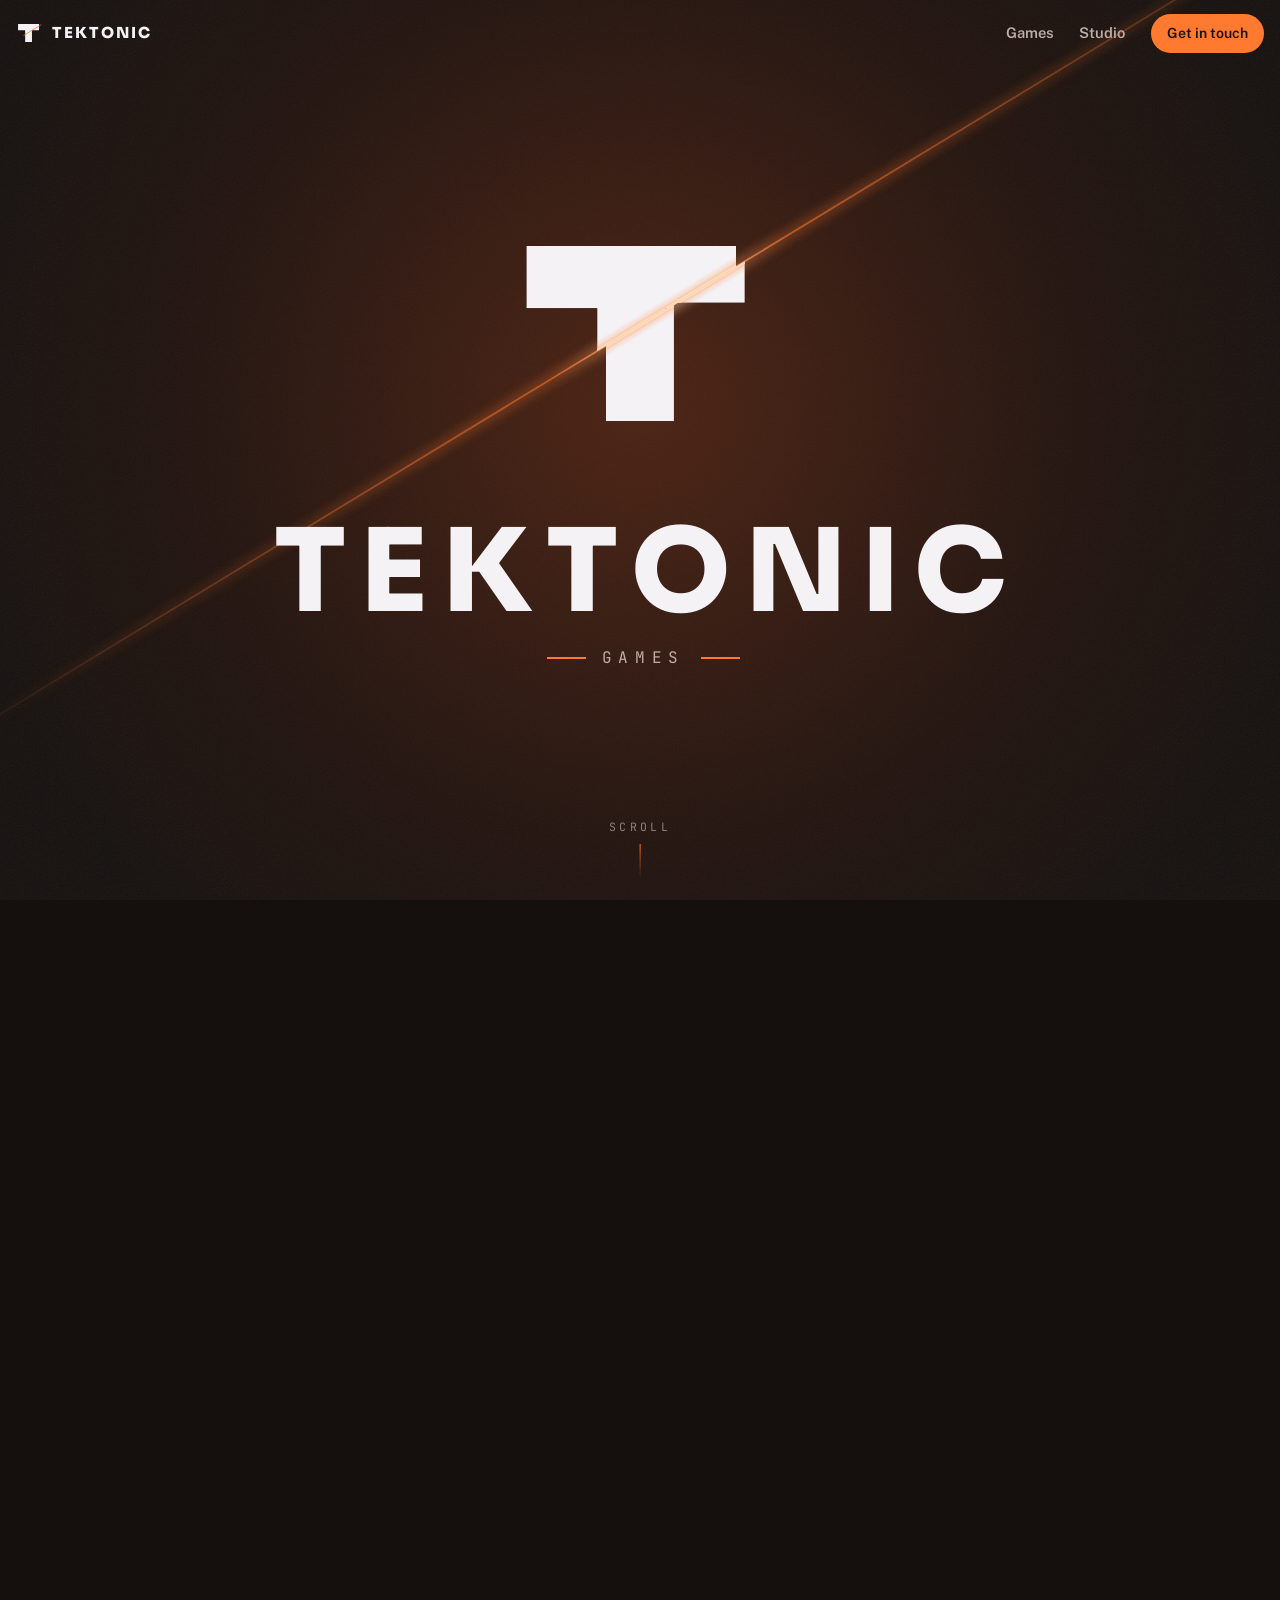
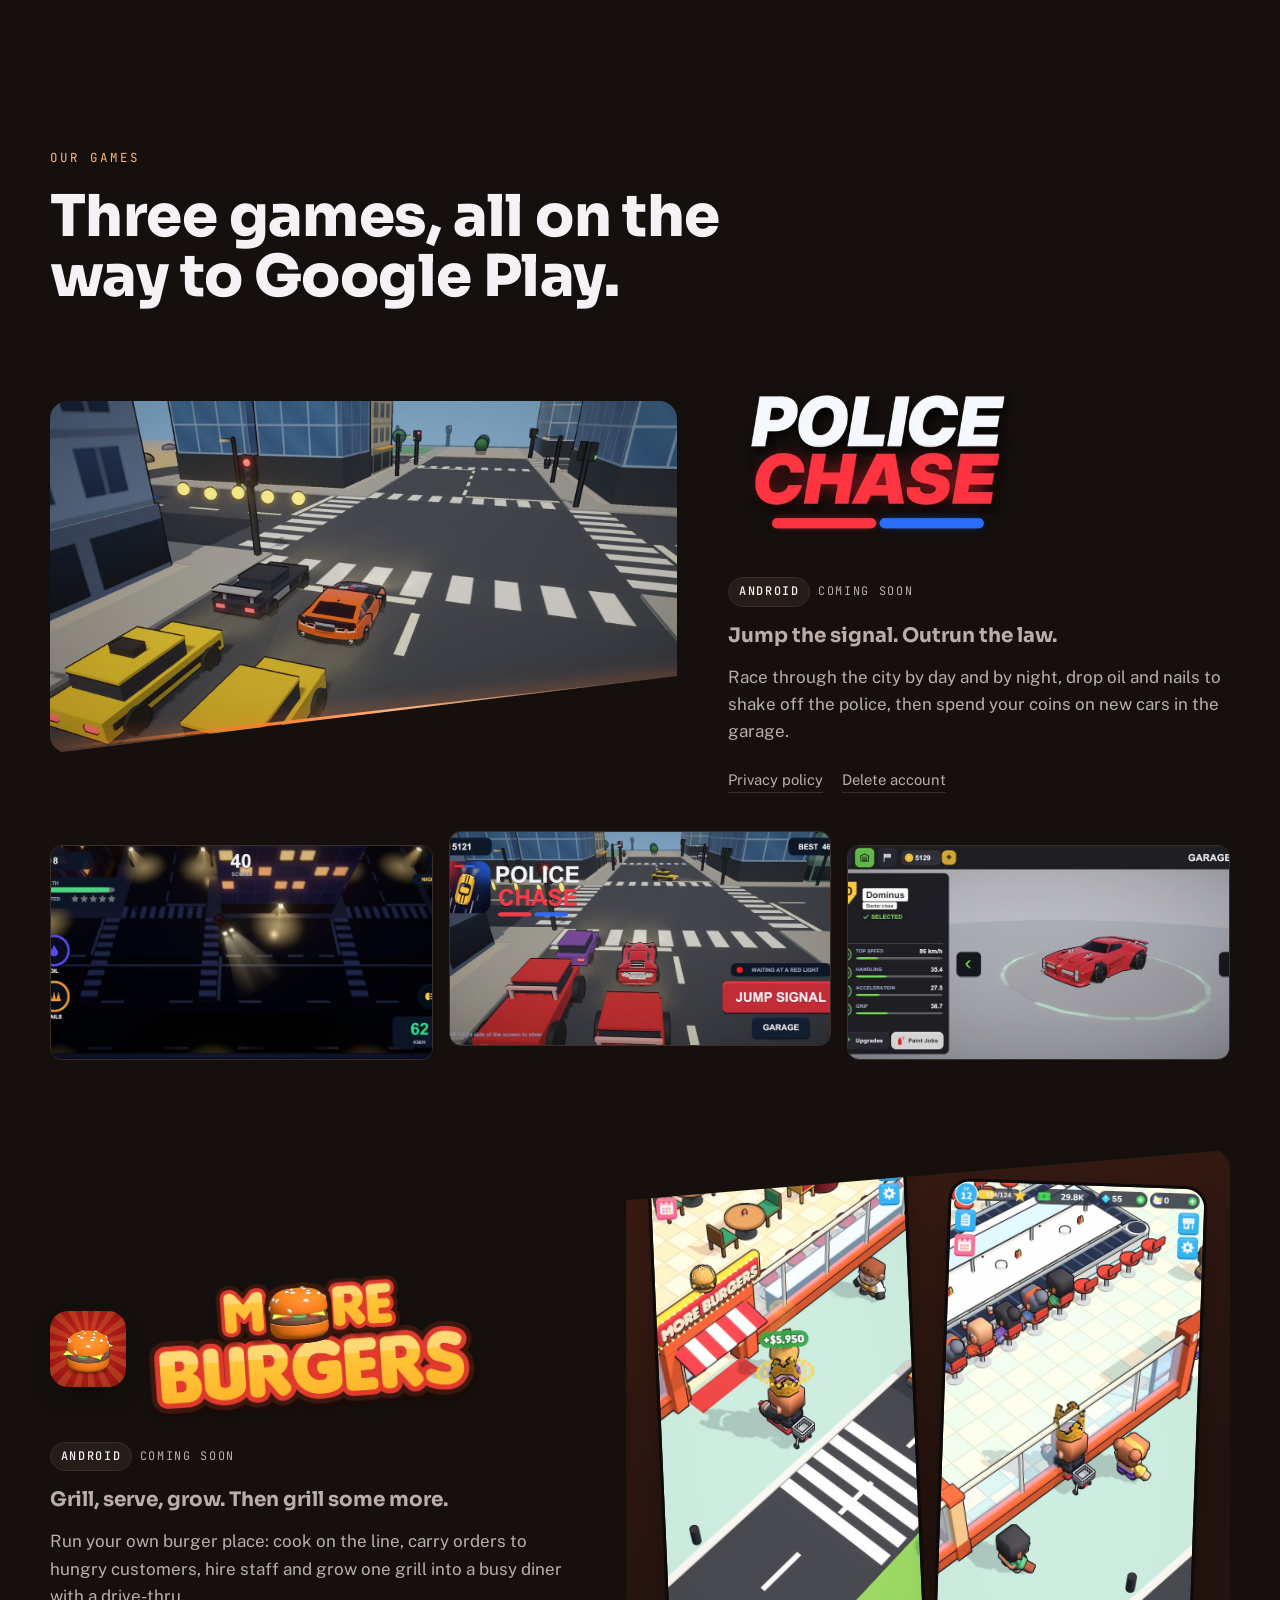
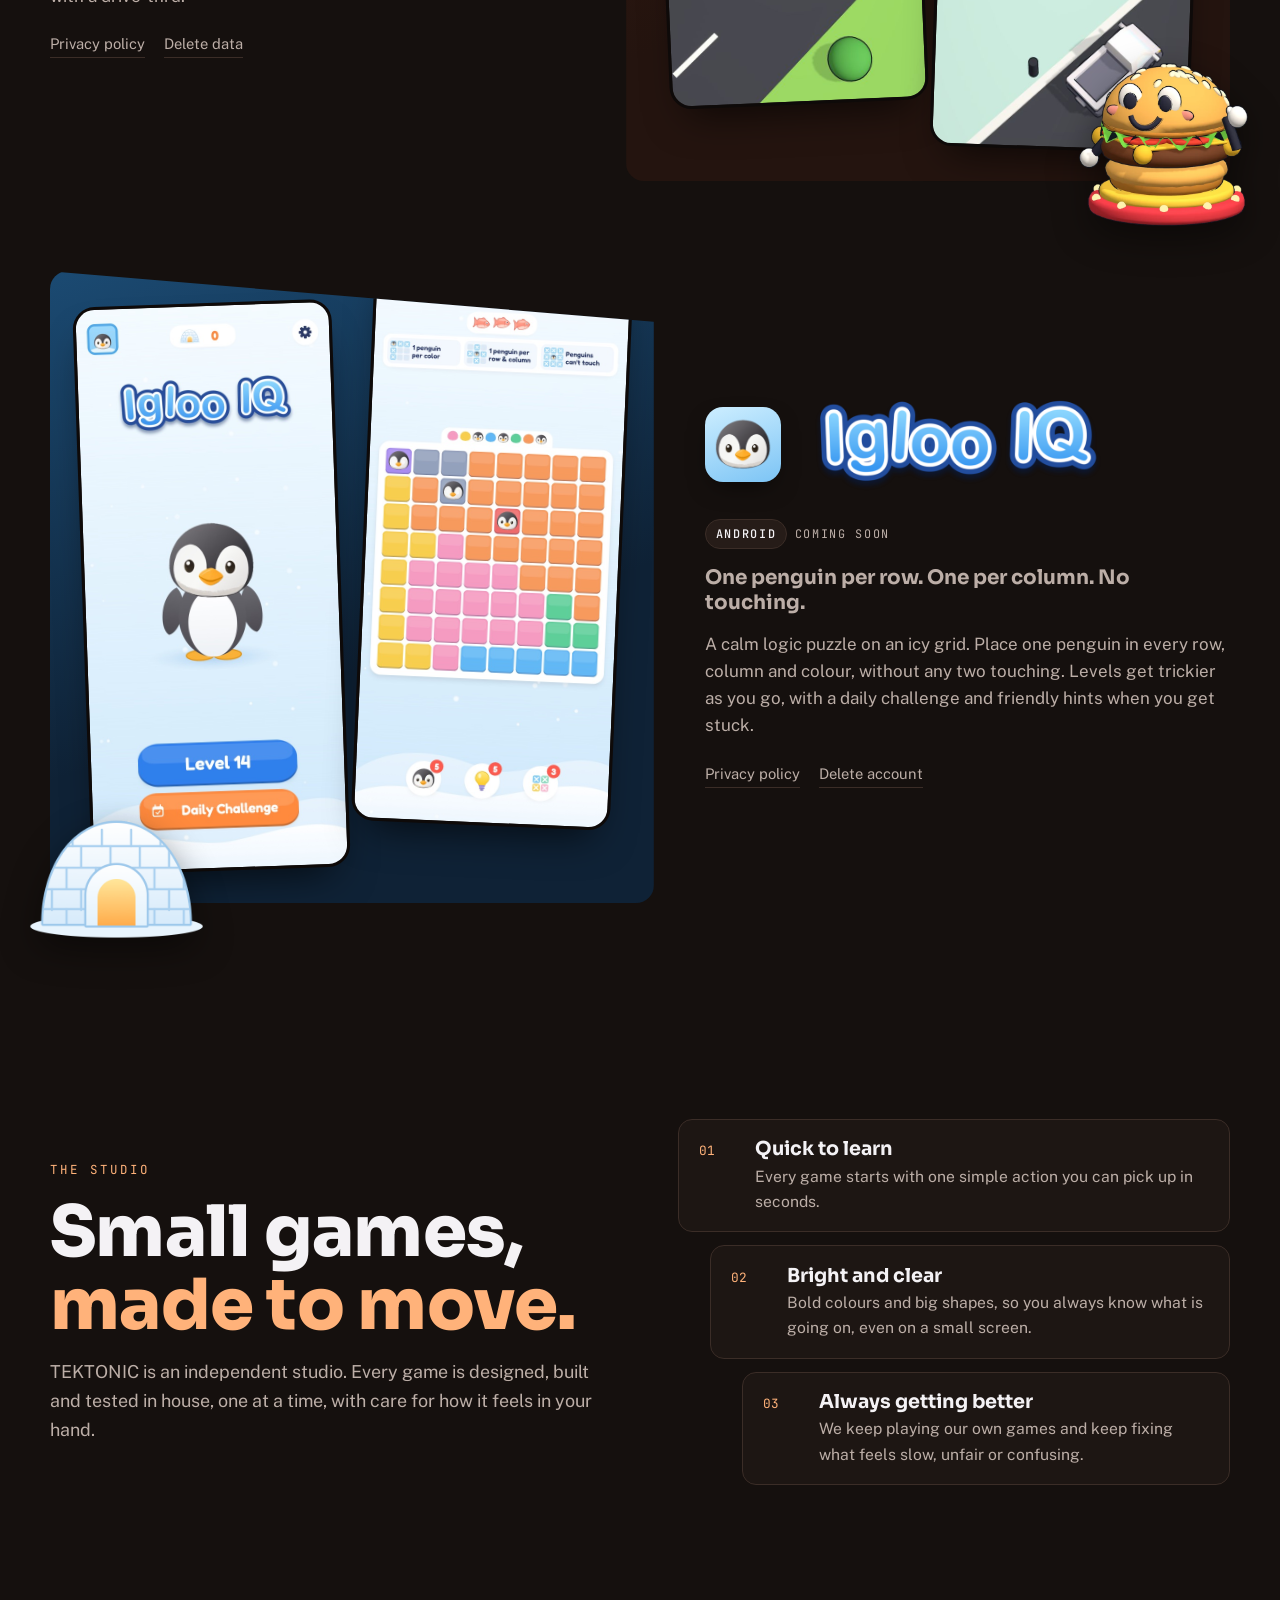
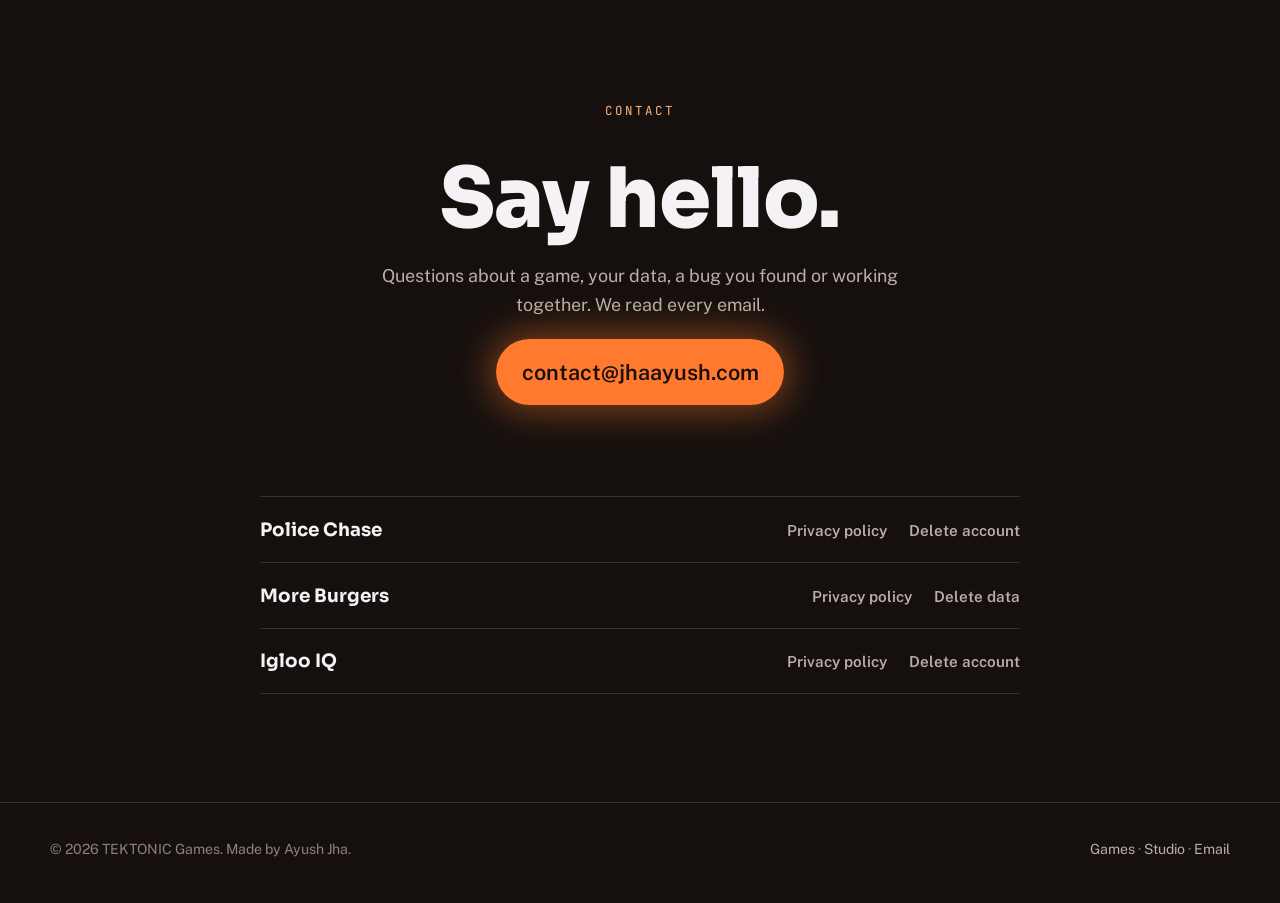
<file: index.html>
<!doctype html>
<html lang="en">
<head>
<meta charset="utf-8">
<meta name="viewport" content="width=device-width, initial-scale=1">
<title>TEKTONIC Games</title>
<meta name="description" content="TEKTONIC is an independent mobile game studio. Meet Police Chase, More Burgers and Igloo IQ, all coming soon to Google Play.">
<meta name="theme-color" content="#15100e">
<meta property="og:title" content="TEKTONIC Games">
<meta property="og:description" content="An independent mobile game studio. Police Chase, More Burgers and Igloo IQ, coming soon to Google Play.">
<meta property="og:type" content="website">
<!-- DEPLOY STEP: absolute URLs for the live site -->
<meta property="og:url" content="https://jhaayush.com/">
<meta property="og:image" content="https://jhaayush.com/assets/og-tektonic.jpg">
<meta name="twitter:card" content="summary_large_image">
<link rel="icon" href="data:image/svg+xml,%3Csvg xmlns='http://www.w3.org/2000/svg' viewBox='0 0 64 64'%3E%3Crect width='64' height='64' rx='14' fill='%2315100e'/%3E%3Cpath d='M12 16h40v12H39v22H27V28H12z' fill='%23f4f2f5'/%3E%3Cpath d='M24 41 54 22' stroke='%23ff7a2e' stroke-width='2.4'/%3E%3C/svg%3E">
<link rel="preconnect" href="https://fonts.googleapis.com">
<link rel="preconnect" href="https://fonts.gstatic.com" crossorigin>
<link rel="stylesheet" href="https://fonts.googleapis.com/css2?family=JetBrains+Mono:wght@500&family=Public+Sans:wght@400;600&family=Sora:wght@700;800&display=swap">
<style>
/* TEKTONIC: the studio's own world. Warm dark earth, white plates, one orange fault line.
   Signature: the fault. The T is two plates split on a 31 degree seam; scrolling the hero makes them slip
   along it, and the same seam cuts every game plate below. */
:root{
  --bg:#15100e; --bg2:#1d1613; --bg3:#261c18;
  --fg:#f4f2f5; --muted:#bcaea7; --dim:#8f817a;
  --line:#3b2d27; --edge:#6d5a51;
  --accent:#ff7a2e; --hot:#ffb27a; --ink:#1a0f0a;
  --display:"Sora","Avenir Next","Segoe UI",system-ui,sans-serif;
  --body:"Public Sans",system-ui,-apple-system,"Segoe UI",sans-serif;
  --mono:"JetBrains Mono",ui-monospace,Menlo,monospace;
  --out:cubic-bezier(.22,1,.36,1);
  --inout:cubic-bezier(.65,0,.35,1);
  --fault:-31.3deg;
  color-scheme:dark;
}
*{box-sizing:border-box}
html{overflow-x:hidden;overflow-x:clip;scroll-behavior:smooth;-webkit-text-size-adjust:100%}
body{margin:0;overflow-x:hidden;overflow-x:clip;background:var(--bg);color:var(--fg);
  font-family:var(--body);font-size:17px;line-height:1.6;animation:pageIn .9s var(--out) both}
@keyframes pageIn{from{opacity:0}to{opacity:1}}
img{display:block;max-width:100%;height:auto}
a{color:inherit}
:focus-visible{outline:2px solid var(--accent);outline-offset:3px;border-radius:4px}
.sr{position:absolute!important;width:1px;height:1px;overflow:hidden;clip:rect(0 0 0 0);clip-path:inset(50%);white-space:nowrap}
.skip{position:fixed;left:16px;top:-60px;z-index:50;background:var(--accent);color:var(--ink);padding:.6rem 1rem;border-radius:8px;font-weight:600;text-decoration:none;transition:top .3s var(--out)}
.skip:focus{top:12px}

/* ---------- the one environment: warm glow drifting, a faint seam, grain */
.world{position:fixed;inset:0;z-index:-1;pointer-events:none;overflow:hidden}
.world .glow{position:absolute;left:50%;top:45%;width:150vmax;height:150vmax;margin:-75vmax 0 0 -75vmax;
  background:radial-gradient(closest-side,rgba(120,52,26,.55),rgba(70,30,18,.28) 45%,rgba(21,16,14,0) 72%);
  animation:drift 80s var(--inout) infinite alternate;animation-delay:-23s}
@keyframes drift{0%{transform:translate(-14vw,-8vh) scale(1)}50%{transform:translate(10vw,6vh) scale(1.08)}100%{transform:translate(-4vw,12vh) scale(.96)}}
.world .grain{position:absolute;inset:0;opacity:.07;mix-blend-mode:overlay;
  background-image:url("data:image/svg+xml,%3Csvg xmlns='http://www.w3.org/2000/svg' width='160' height='160'%3E%3Cfilter id='n'%3E%3CfeTurbulence type='fractalNoise' baseFrequency='.9' numOctaves='2' stitchTiles='stitch'/%3E%3C/filter%3E%3Crect width='160' height='160' filter='url(%23n)'/%3E%3C/svg%3E")}

/* ---------- nav */
.nav{position:fixed;top:0;left:0;right:0;z-index:20;display:flex;align-items:center;justify-content:space-between;gap:1rem;
  padding:14px max(16px,env(safe-area-inset-right)) 14px max(16px,env(safe-area-inset-left));
  transition:background-color .5s var(--out),border-color .5s var(--out);border-bottom:1px solid transparent}
.nav.solid{background:rgba(21,16,14,.86);border-bottom-color:var(--line);-webkit-backdrop-filter:blur(12px);backdrop-filter:blur(12px)}
.brand{display:flex;align-items:center;gap:.6rem;text-decoration:none;font-family:var(--display);font-weight:800;letter-spacing:.14em;font-size:.95rem}
.brand svg{width:26px;height:26px}
.nav ul{display:flex;align-items:baseline;gap:1.6rem;list-style:none;margin:0;padding:0}
.nav ul a{text-decoration:none;color:var(--muted);font-size:.92rem;font-weight:600;transition:color .3s var(--out)}
.nav ul a:hover{color:var(--fg)}
.btn{display:inline-flex;align-items:center;justify-content:center;gap:.5rem;text-decoration:none;font-weight:600;border-radius:999px;
  padding:.62rem 1.15rem;font-size:.95rem;transition:transform .35s var(--out),background-color .35s var(--out),box-shadow .35s var(--out)}
.btn-hot{background:var(--accent);color:var(--ink);box-shadow:0 0 0 rgba(255,122,46,0)}
.btn-hot:hover{transform:translateY(-2px);box-shadow:0 10px 30px -8px rgba(255,122,46,.6)}
.nav .btn{padding:.5rem 1rem;font-size:.88rem}
.nav ul a.btn-hot,.nav ul a.btn-hot:hover{color:var(--ink)}
@media (max-width:600px){.nav ul .opt{display:none}.nav ul{gap:1rem}}

/* ---------- hero: the banner, rebuilt in code */
.hero{position:relative;height:360vh}
.stage{position:sticky;top:0;height:100vh;height:100svh;display:grid;place-items:center;overflow:hidden;
  --slip:14;--streak:.6;--glow:.6;--lift:0}
.stage-in{display:grid;justify-items:center;gap:clamp(1.2rem,3.5vh,2.4rem);width:100%;padding:72px 16px 40px;
  transform:translateY(calc(var(--lift)*-4vh))}
.mark{width:clamp(150px,22vw,260px);height:auto;overflow:visible}
.mark .pl{fill:var(--fg)}
.mark .a{transform:translate(calc(var(--slip)*-.427px),calc(var(--slip)*.26px))}
.mark .b{transform:translate(calc(var(--slip)*.427px),calc(var(--slip)*-.26px))}
.mark .streak{transform-box:view-box;transform-origin:306px 214px;transform:scaleX(var(--streak))}
.mark .gl{opacity:var(--glow)}
.bands{display:grid;justify-items:center;text-align:center;width:100%}
.band{grid-area:1/1;display:grid;justify-items:center;align-content:center;gap:1rem;will-change:opacity}
h1.word{margin:0;font-family:var(--display);font-weight:800;line-height:1;letter-spacing:.12em;
  font-size:clamp(2.6rem,9.4vw,7.2rem);padding-left:.12em}
.games-rule{display:flex;align-items:center;gap:1rem;font-family:var(--mono);font-size:clamp(.78rem,1.3vw,1rem);letter-spacing:.42em;color:var(--muted);padding-left:.42em}
.games-rule::before,.games-rule::after{content:"";width:2.4rem;height:2px;background:var(--accent)}
.band p.big{margin:0;font-family:var(--display);font-weight:700;font-size:clamp(1.6rem,4.2vw,3.2rem);line-height:1.12;max-width:20ch;text-wrap:balance}
.band p.sub{margin:0;color:var(--muted);font-size:clamp(1rem,1.4vw,1.15rem);max-width:44ch}
.band .row{display:flex;flex-wrap:wrap;gap:.8rem;justify-content:center;align-items:baseline}
.textlink{color:var(--fg);text-decoration:none;font-weight:600;border-bottom:1px solid var(--edge);padding-bottom:2px;transition:border-color .3s var(--out)}
.textlink:hover{border-color:var(--accent)}
/* characters of the wordmark slide in along the fault */
.w{display:inline-block;white-space:nowrap}
.c{display:inline-block;--kc:clamp(0,(var(--k,0) - var(--th,0))*2.6,1);opacity:var(--kc);
  transform:translate(calc((1 - var(--kc))*var(--jx,0px)),calc((1 - var(--kc))*var(--jy,0px)))}
.wd{display:inline-block;--kc:clamp(0,(var(--k,0) - var(--th,0))*2.8,1);opacity:var(--kc);
  transform:translate(calc((1 - var(--kc))*34px),calc((1 - var(--kc))*-20px))}
.band .late{--ks:clamp(0,(var(--k,0) - .62)*4,1);opacity:var(--ks);transform:translateY(calc((1 - var(--ks))*12px))}
.cue{position:absolute;bottom:22px;left:50%;transform:translateX(-50%);font-family:var(--mono);font-size:.72rem;letter-spacing:.3em;color:var(--dim);
  display:grid;justify-items:center;gap:.5rem;opacity:calc(1 - var(--lift)*3)}
.cue i{width:1px;height:34px;background:linear-gradient(var(--accent),transparent);transform-origin:top;animation:cue 2.6s var(--inout) infinite;animation-delay:-.8s}
@keyframes cue{0%{transform:scaleY(0)}50%{transform:scaleY(1)}100%{transform:scaleY(1);opacity:0}}
@media (max-height:560px){.cue{display:none}}

/* ---------- shared section bits */
section.sec{position:relative;padding:clamp(5rem,12vh,9rem) max(16px,env(safe-area-inset-right)) clamp(5rem,12vh,9rem) max(16px,env(safe-area-inset-left))}
.wrap{max-width:1180px;margin:0 auto}
.kicker{font-family:var(--mono);font-size:.78rem;letter-spacing:.24em;text-transform:uppercase;color:var(--hot);margin:0 0 1rem}
h2{font-family:var(--display);font-weight:800;font-size:clamp(2rem,5vw,3.6rem);line-height:1.04;margin:0;letter-spacing:-.01em;text-wrap:balance}
.lede{color:var(--muted);font-size:1.12rem;max-width:52ch;margin:1rem 0 0}

/* entrances: children arrive in order, then the delays retire */
.rv .part{opacity:0;transform:translateY(26px);transition:opacity .9s var(--out),transform .9s var(--out)}
.rv.in .part{opacity:1;transform:none}
.rv.in .part:nth-child(2){transition-delay:.1s}.rv.in .part:nth-child(3){transition-delay:.2s}
.rv.in .part:nth-child(4){transition-delay:.3s}.rv.in .part:nth-child(5){transition-delay:.4s}
.rv.in.settled .part:nth-child(n){transition-delay:0s}

/* ---------- games: each one a plate, cut on the fault */
.games-head{display:grid;gap:.2rem;margin-bottom:clamp(2.5rem,6vh,4rem)}
.plate{position:relative;display:grid;gap:clamp(1.5rem,4vw,3.5rem);align-items:center;margin-bottom:clamp(4rem,10vh,7rem)}
.plate:last-child{margin-bottom:0}
.pc{grid-template-columns:1.25fr 1fr}
.cut{position:relative;border-radius:18px;overflow:hidden;background:var(--bg3);
  clip-path:polygon(0 0,100% 0,100% 78%,0 100%)}
.cut img{width:100%;aspect-ratio:16/9;object-fit:cover;transform:scale(1.06);transition:transform 1.4s var(--out)}
.plate.in .cut img{transform:scale(1)}
.cut::after{content:"";position:absolute;left:-5%;right:-5%;bottom:11%;height:3px;transform:rotate(-6.5deg);transform-origin:center;
  background:linear-gradient(90deg,transparent,var(--accent) 35%,var(--hot) 55%,transparent);box-shadow:0 0 18px 2px rgba(255,122,46,.55)}
.info{display:grid;gap:1rem;align-content:start}
.info .logo{width:min(300px,70%)}
.tag{display:flex;flex-wrap:wrap;gap:.5rem;align-items:baseline;font-family:var(--mono);font-size:.74rem;letter-spacing:.14em;text-transform:uppercase;color:var(--muted)}
.tag b{font-weight:500;color:var(--fg);background:var(--bg3);border:1px solid var(--line);padding:.28rem .6rem;border-radius:999px}
.tagline{font-family:var(--display);font-weight:700;font-size:1.25rem;line-height:1.25;margin:0}
.info p{margin:0;color:var(--muted)}
.legal{display:flex;flex-wrap:wrap;gap:1.2rem;align-items:baseline;font-size:.92rem;padding-top:.4rem}
.legal a{color:var(--muted);text-decoration:none;border-bottom:1px solid var(--line);padding-bottom:1px;transition:color .3s var(--out),border-color .3s var(--out)}
.legal a:hover{color:var(--fg);border-color:var(--accent)}
.strip{grid-column:1/-1;display:grid;grid-template-columns:repeat(3,1fr);gap:clamp(.6rem,1.5vw,1rem)}
.strip img{border-radius:12px;aspect-ratio:16/9;object-fit:cover;border:1px solid var(--line)}
.pc .strip img:nth-child(2){transform:translateY(-14px)}

.mb{grid-template-columns:1fr 1.15fr}
.mb .info{order:0}
.phones-wrap{position:relative}
.phones{position:relative;display:grid;grid-template-columns:1fr 1fr;gap:clamp(.8rem,2vw,1.4rem);align-items:end;
  padding:clamp(1rem,3vw,2rem);border-radius:18px;background:linear-gradient(160deg,#3b1c13,#24140f 60%);
  clip-path:polygon(0 8%,100% 0,100% 100%,0 100%)}
.phone{border-radius:22px;overflow:hidden;border:3px solid #0e0a09;box-shadow:0 22px 40px -18px rgba(0,0,0,.7);background:#0e0a09}
.phone img{width:100%;aspect-ratio:9/20;object-fit:cover}
.phones .phone:first-child{transform:translateY(-8%) rotate(-2.5deg)}
.phones .phone:last-child{transform:rotate(2deg)}
.buddy{position:absolute;width:28%;right:-3%;bottom:-7%;filter:drop-shadow(0 12px 18px rgba(0,0,0,.45))}
.mb .icon{flex:none;width:76px;border-radius:18px;box-shadow:0 10px 26px -10px rgba(0,0,0,.7)}
.mb .logo{width:min(340px,calc(100% - 92px))}
.mb .head{display:flex;align-items:center;gap:1rem}
.iq{grid-template-columns:1.15fr 1fr}
.iq .phones-wrap{order:-1}
.iq .phones{background:linear-gradient(160deg,#1b4a72,#0f2236 60%);clip-path:polygon(0 0,100% 8%,100% 100%,0 100%)}
.iq .phones .phone:first-child{transform:rotate(-2deg)}
.iq .phones .phone:last-child{transform:translateY(-8%) rotate(2.5deg)}
.iq .buddy{right:auto;left:-4%;bottom:-6%;width:30%}
.iq .icon{flex:none;width:76px;padding:9px;border-radius:18px;background:linear-gradient(160deg,#cdeeff,#7cc4f5);box-shadow:0 10px 26px -10px rgba(0,0,0,.7)}
.iq .logo{width:min(320px,calc(100% - 92px))}
.iq .head{display:flex;align-items:center;gap:1rem}
@media (max-width:860px){
  .pc,.mb,.iq{grid-template-columns:1fr}
  .mb .phones-wrap,.iq .phones-wrap{order:2}
  .strip{grid-template-columns:repeat(3,72%);overflow-x:auto;scroll-snap-type:x mandatory;padding-bottom:.6rem;margin-right:-16px;padding-right:16px}
  .strip img{scroll-snap-align:start}
  .pc .strip img:nth-child(2){transform:none}
}

/* ---------- studio: a statement on one side, three cards stepping down like ridges on the other */
.studio .wrap{display:grid;grid-template-columns:1fr 1fr;gap:clamp(2rem,6vw,5rem);align-items:center}
.statement h2{font-size:clamp(2.2rem,5.6vw,4.4rem)}
.statement h2 em{font-style:normal;color:var(--hot)}
.ridges{display:grid;gap:.8rem}
.ridge{display:grid;grid-template-columns:2.6rem 1fr;gap:.9rem;align-items:baseline;padding:1.1rem 1.2rem;border-radius:14px;
  background:var(--bg2);border:1px solid var(--line)}
.ridge:nth-child(2){margin-left:clamp(0px,3vw,2rem)}.ridge:nth-child(3){margin-left:clamp(0px,6vw,4rem)}
@media (max-width:860px){.studio .wrap{grid-template-columns:1fr}}
.ridge .n{font-family:var(--mono);font-size:.8rem;color:var(--hot)}
.ridge h3{margin:0 0 .2rem;font-family:var(--display);font-size:1.2rem;line-height:1.2}
.ridge p{margin:0;color:var(--muted);font-size:.98rem}

/* ---------- contact: one big action, then each game's papers */
.contact .wrap{display:grid;justify-items:center;text-align:center;gap:1.2rem}
.contact h2{font-size:clamp(2.4rem,7vw,5.2rem)}
.mail{font-size:clamp(1.05rem,2.6vw,1.35rem);padding:1rem 1.6rem}
.mail .pulse{position:relative}
.contact .lede{margin:0 auto}
.papers{width:100%;max-width:760px;margin-top:clamp(3rem,8vh,5rem);text-align:left;border-top:1px solid var(--line)}
.paper{display:grid;grid-template-columns:1fr auto auto;gap:1.4rem;align-items:baseline;padding:1.1rem 0;border-bottom:1px solid var(--line)}
.paper h3{margin:0;font-family:var(--display);font-size:1.15rem}
.paper a{color:var(--muted);text-decoration:none;font-weight:600;font-size:.95rem;transition:color .3s var(--out)}
.paper a:hover{color:var(--fg)}
@media (max-width:560px){.paper{grid-template-columns:auto auto;justify-content:start;gap:.2rem 1.6rem}.paper h3{grid-column:1/-1}}
@keyframes breathe{0%,100%{opacity:.35}50%{opacity:1}}
.mail-wrap{position:relative;display:inline-grid}
.mail-wrap::before{content:"";position:absolute;inset:0;border-radius:999px;box-shadow:0 0 38px 4px rgba(255,122,46,.5);pointer-events:none;
  animation:breathe 5.5s var(--inout) infinite;animation-delay:-2s;animation-play-state:paused}
.contact.on .mail-wrap::before{animation-play-state:running}

footer{padding:2.2rem max(16px,env(safe-area-inset-right)) 2.6rem max(16px,env(safe-area-inset-left));border-top:1px solid var(--line);color:var(--dim);font-size:.88rem}
footer .wrap{display:flex;flex-wrap:wrap;gap:1rem 2rem;justify-content:space-between;align-items:baseline}
footer a{color:var(--muted);text-decoration:none}
footer a:hover{color:var(--fg)}

@media (pointer:coarse){.btn,.legal a,.paper a,.nav ul a{min-height:44px;display:inline-flex;align-items:center;justify-content:center}}

/* ---------- the still hero: only for people who asked for reduced motion */
@media (max-width:720px){.hero{height:300vh}.stage-in{padding:72px 16px 56px}.mark{width:min(50vw,210px)}}
@media (prefers-reduced-motion:reduce){
  .hero{height:auto}
  .stage{position:relative;height:auto;min-height:100svh;--slip:14;--streak:1;--glow:1;--lift:0}
  .stage-in{padding:96px 16px 64px}
  .band{grid-area:auto;opacity:1!important;--k:1!important}
  .bands{gap:2.6rem}
  .cue{display:none}
}
@media (prefers-reduced-motion:reduce){
  *,*::before,*::after{animation:none!important;transition:none!important;transition-delay:0s!important;scroll-behavior:auto!important}
  .rv .part{opacity:1;transform:none}
  .cut img{transform:none}
  .phones .phone:first-child{transform:translateY(-8%) rotate(-2.5deg)}
  .phones .phone:last-child{transform:rotate(2deg)}
  .iq .phones .phone:first-child{transform:rotate(-2deg)}
  .iq .phones .phone:last-child{transform:translateY(-8%) rotate(2.5deg)}
}
body.paused *,body.paused *::before,body.paused *::after{animation-play-state:paused!important}
</style>
</head>
<body>
<a class="skip" href="#main">Skip to content</a>
<div class="world" aria-hidden="true"><div class="glow"></div><div class="grain"></div></div>

<nav class="nav" aria-label="Main">
  <a class="brand" href="#top" aria-label="TEKTONIC, back to top">
    <svg viewBox="88 100 352 300" aria-hidden="true"><path d="M116 129H400V213H304V373H212V213H116Z" fill="#f4f2f5"/><path d="M190 284 430 138" stroke="#ff7a2e" stroke-width="10"/></svg>
    TEKTONIC
  </a>
  <ul>
    <li class="opt"><a href="#games">Games</a></li>
    <li class="opt"><a href="#studio">Studio</a></li>
    <li><a class="btn btn-hot" href="#contact">Get in touch</a></li>
  </ul>
</nav>

<main id="main" tabindex="-1">
  <section class="hero" id="top" aria-label="TEKTONIC Games">
    <div class="stage" id="stage">
      <div class="stage-in">
        <svg class="mark" viewBox="88 100 352 300" aria-hidden="true">
          <defs>
            <clipPath id="up"><polygon points="-600,-600 1100,-600 1100,-268.9 -600,764.7"/></clipPath>
            <clipPath id="tc"><path d="M116 129H400V213H304V373H212V213H116Z"/></clipPath>
            <clipPath id="lo"><polygon points="-600,764.7 1100,-268.9 1100,1100 -600,1100"/></clipPath>
            <linearGradient id="sg" gradientUnits="userSpaceOnUse" x1="-1700" y1="0" x2="2300" y2="0">
              <stop offset="0" stop-color="#ff7a2e" stop-opacity="0"/>
              <stop offset=".42" stop-color="#ff7a2e" stop-opacity=".55"/>
              <stop offset=".5" stop-color="#ffd0a8" stop-opacity="1"/>
              <stop offset=".58" stop-color="#ff7a2e" stop-opacity=".55"/>
              <stop offset="1" stop-color="#ff7a2e" stop-opacity="0"/>
            </linearGradient>
            <linearGradient id="ea" gradientUnits="userSpaceOnUse" x1="0" y1="201" x2="0" y2="214">
              <stop offset="0" stop-color="#ff7a2e" stop-opacity="0"/><stop offset=".55" stop-color="#ff7a2e" stop-opacity=".3"/><stop offset="1" stop-color="#ff9a55" stop-opacity="1"/>
            </linearGradient>
            <linearGradient id="eb" gradientUnits="userSpaceOnUse" x1="0" y1="227" x2="0" y2="214">
              <stop offset="0" stop-color="#ff7a2e" stop-opacity="0"/><stop offset=".55" stop-color="#ff7a2e" stop-opacity=".3"/><stop offset="1" stop-color="#ff9a55" stop-opacity="1"/>
            </linearGradient>
            <filter id="bl" x="-50%" y="-500%" width="200%" height="1100%"><feGaussianBlur stdDeviation="7"/></filter>
          </defs>
          <g transform="rotate(-31.3 306 214)">
            <rect class="streak gl" x="-1700" y="208" width="4000" height="12" fill="url(#sg)" filter="url(#bl)"/>
            <rect class="streak" x="-1700" y="212.8" width="4000" height="2.4" fill="url(#sg)"/>
          </g>
          <!-- each half carries its own lit cut edge, so the glow moves with the plate -->
          <g class="a"><g clip-path="url(#up)"><g clip-path="url(#tc)">
            <path class="pl" d="M116 129H400V213H304V373H212V213H116Z"/>
            <g transform="rotate(-31.3 306 214)">
              <rect class="gl" x="-300" y="201" width="1200" height="13" fill="url(#ea)"/>
              <rect x="-300" y="211.2" width="1200" height="2.8" fill="#ffd9b8"/>
            </g>
          </g></g></g>
          <g class="b"><g clip-path="url(#lo)"><g clip-path="url(#tc)">
            <path class="pl" d="M116 129H400V213H304V373H212V213H116Z"/>
            <g transform="rotate(-31.3 306 214)">
              <rect class="gl" x="-300" y="214" width="1200" height="13" fill="url(#eb)"/>
              <rect x="-300" y="214" width="1200" height="2.8" fill="#ffd9b8"/>
            </g>
          </g></g></g>
        </svg>

        <div class="bands">
          <div class="band" data-a="0" data-b="0.42">
            <h1 class="word"><span class="sr">TEKTONIC Games</span><span class="split" aria-hidden="true">TEKTONIC</span></h1>
            <div class="games-rule late" aria-hidden="true">GAMES</div>
          </div>
          <div class="band" data-a="0.5" data-b="1">
            <p class="big"><span class="sr">Small, bright games for your phone.</span><span class="splitw" aria-hidden="true">Small, bright games for your phone.</span></p>
            <p class="sub late">An independent studio making simple, colourful games for Android. Three are on the way.</p>
            <div class="row late"><a class="textlink" href="#games">Meet the games</a></div>
          </div>
        </div>
      </div>
      <div class="cue" aria-hidden="true">SCROLL<i></i></div>
    </div>
  </section>

  <section class="sec games" id="games">
    <div class="wrap">
      <header class="games-head rv">
        <p class="kicker part">Our games</p>
        <h2 class="part">Three games, all on the way to Google&nbsp;Play.</h2>
      </header>

      <article class="plate pc rv" aria-labelledby="pc-title">
        <div class="cut part"><img src="assets/pc-feature.jpg" width="1600" height="900" alt="Police Chase: an orange muscle car speeds through a city street with a police car behind it." loading="lazy"></div>
        <div class="info">
          <h3 id="pc-title" class="sr">Police Chase</h3>
          <img class="logo part" src="assets/pc-logo.webp" width="480" height="320" alt="" loading="lazy">
          <div class="tag part"><b>Android</b><span>Coming soon</span></div>
          <p class="tagline part">Jump the signal. Outrun the law.</p>
          <p class="part">Race through the city by day and by night, drop oil and nails to shake off the police, then spend your coins on new cars in the garage.</p>
          <div class="legal part"><a href="/policechase/">Privacy policy</a><a href="/policechase/delete-account/">Delete account</a></div>
        </div>
        <div class="strip part">
          <img src="assets/pc-night.jpg" width="960" height="483" alt="A night drive under street lights, with the speed and wanted stars on screen." loading="lazy">
          <img src="assets/pc-redlight.jpg" width="960" height="483" alt="The Police Chase start screen: a red car waits at a city crossing." loading="lazy">
          <img src="assets/pc-garage.jpg" width="960" height="483" alt="The garage, where you pick and upgrade your car." loading="lazy">
        </div>
      </article>

      <article class="plate mb rv" aria-labelledby="mb-title">
        <div class="info">
          <h3 id="mb-title" class="sr">More Burgers</h3>
          <div class="head part"><img class="icon" src="assets/mb-icon.webp" width="256" height="256" alt="" loading="lazy"><img class="logo" src="assets/mb-logo.webp" width="720" height="300" alt="" loading="lazy"></div>
          <div class="tag part"><b>Android</b><span>Coming soon</span></div>
          <p class="tagline part">Grill, serve, grow. Then grill some more.</p>
          <p class="part">Run your own burger place: cook on the line, carry orders to hungry customers, hire staff and grow one grill into a busy diner with a drive-thru.</p>
          <div class="legal part"><a href="/moreburgers/">Privacy policy</a><a href="/moreburgers/delete-account/">Delete data</a></div>
        </div>
        <div class="phones-wrap part">
        <div class="phones">
          <div class="phone"><img src="assets/mb-shot-1.jpg" width="540" height="1200" alt="More Burgers: the restaurant from above, with tables inside and the MORE BURGERS sign over the door." loading="lazy"></div>
          <div class="phone"><img src="assets/mb-shot-2.jpg" width="540" height="1200" alt="More Burgers: customers lining up inside the diner, by the burger belt." loading="lazy"></div>
        </div>
          <img class="buddy" src="assets/mb-buddy.webp" width="512" height="492" alt="" loading="lazy">
        </div>
      </article>

      <article class="plate iq rv" aria-labelledby="iq-title">
        <div class="info">
          <h3 id="iq-title" class="sr">Igloo IQ</h3>
          <div class="head part"><img class="icon" src="assets/iq-icon.png" width="256" height="251" alt="" loading="lazy"><img class="logo" src="assets/iq-logo.png" width="720" height="262" alt="" loading="lazy"></div>
          <div class="tag part"><b>Android</b><span>Coming soon</span></div>
          <p class="tagline part">One penguin per row. One per column. No touching.</p>
          <p class="part">A calm logic puzzle on an icy grid. Place one penguin in every row, column and colour, without any two touching. Levels get trickier as you go, with a daily challenge and friendly hints when you get stuck.</p>
          <div class="legal part"><a href="/iglooiq/">Privacy policy</a><a href="/iglooiq/delete-account/">Delete account</a></div>
        </div>
        <div class="phones-wrap part">
        <div class="phones">
          <div class="phone"><img src="assets/iq-shot-1.jpg" width="540" height="1200" alt="Igloo IQ home screen: a penguin under the Igloo IQ title, with Level 14 and Daily Challenge buttons." loading="lazy"></div>
          <div class="phone"><img src="assets/iq-shot-2.jpg" width="540" height="1200" alt="An Igloo IQ level: a grid of coloured zones with three penguins placed, one per row, column and colour." loading="lazy"></div>
        </div>
          <img class="buddy" src="assets/iq-igloo.png" width="420" height="320" alt="" loading="lazy">
        </div>
      </article>
    </div>
  </section>

  <section class="sec studio" id="studio">
    <div class="wrap">
      <div class="statement rv">
        <p class="kicker part">The studio</p>
        <h2 class="part">Small games, <em>made to move.</em></h2>
        <p class="lede part">TEKTONIC is an independent studio. Every game is designed, built and tested in house, one at a time, with care for how it feels in your hand.</p>
      </div>
      <div class="ridges rv">
        <div class="ridge part"><span class="n">01</span><div><h3>Quick to learn</h3><p>Every game starts with one simple action you can pick up in seconds.</p></div></div>
        <div class="ridge part"><span class="n">02</span><div><h3>Bright and clear</h3><p>Bold colours and big shapes, so you always know what is going on, even on a small screen.</p></div></div>
        <div class="ridge part"><span class="n">03</span><div><h3>Always getting better</h3><p>We keep playing our own games and keep fixing what feels slow, unfair or confusing.</p></div></div>
      </div>
    </div>
  </section>

  <section class="sec contact" id="contact">
    <div class="wrap rv">
      <p class="kicker part">Contact</p>
      <h2 class="part">Say hello.</h2>
      <p class="lede part">Questions about a game, your data, a bug you found or working together. We read every email.</p>
      <div class="part"><span class="mail-wrap"><a class="btn btn-hot mail" href="mailto:contact@jhaayush.com">contact@jhaayush.com</a></span></div>
      <div class="papers part" aria-label="Privacy and data for each game">
        <div class="paper"><h3>Police Chase</h3><a href="/policechase/">Privacy policy</a><a href="/policechase/delete-account/">Delete account</a></div>
        <div class="paper"><h3>More Burgers</h3><a href="/moreburgers/">Privacy policy</a><a href="/moreburgers/delete-account/">Delete data</a></div>
        <div class="paper"><h3>Igloo IQ</h3><a href="/iglooiq/">Privacy policy</a><a href="/iglooiq/delete-account/">Delete account</a></div>
      </div>
    </div>
  </section>
</main>

<footer>
  <div class="wrap">
    <span>&copy; 2026 TEKTONIC Games. Made by Ayush Jha.</span>
    <span><a href="#games">Games</a> &middot; <a href="#studio">Studio</a> &middot; <a href="mailto:contact@jhaayush.com">Email</a></span>
  </div>
</footer>

<script>
(() => {
  const $ = (s, r = document) => r.querySelector(s);
  const $$ = (s, r = document) => [...r.querySelectorAll(s)];
  const clamp = (v, lo, hi) => Math.min(hi, Math.max(lo, v));
  const ss = (p, e0, e1) => { const t = clamp((p - e0) / (e1 - e0), 0, 1); return t * t * (3 - 2 * t); };
  const rng = seed => { let s = seed >>> 0; return () => (s = (s * 1664525 + 1013904223) >>> 0) / 4294967296; };

  /* ---- split once, with a seeded generator so it looks the same every load */
  const r = rng(7);
  $$('.split').forEach(el => {
    const t = el.textContent; el.textContent = '';
    [...t].forEach((ch, i) => {
      const c = document.createElement('span'); c.className = 'c'; c.textContent = ch;
      const d = (r() - .5) * 2, side = i < t.length / 2 ? -1 : 1;
      c.style.setProperty('--th', (i / t.length * .35 + r() * .08).toFixed(3));
      c.style.setProperty('--jx', (side * (40 + r() * 50)).toFixed(1) + 'px');   // along the fault: left half from lower left,
      c.style.setProperty('--jy', (-side * (24 + r() * 30) + d * 6).toFixed(1) + 'px'); // right half from upper right
      el.appendChild(c);
    });
  });
  $$('.splitw').forEach(el => {
    const words = el.textContent.split(' '); el.textContent = '';
    words.forEach((w, i) => {
      const s = document.createElement('span'); s.className = 'wd'; s.textContent = w;
      s.style.setProperty('--th', (i / words.length * .4 + r() * .04).toFixed(3));
      el.appendChild(s); if (i < words.length - 1) el.appendChild(document.createTextNode(' '));
    });
  });

  /* ---- nav turns solid once you leave the top */
  const nav = $('.nav');
  const navCheck = () => nav.classList.toggle('solid', scrollY > 40);
  addEventListener('scroll', navCheck, { passive: true }); navCheck();

  /* ---- the hero: plates slip along the fault as you scroll */
  const hero = $('.hero'), stage = $('#stage');
  const bands = $$('.band').map(el => ({ el, a: +el.dataset.a, b: +el.dataset.b, op: -1, k: -1 }));
  const vars = { slip: -1, streak: -1, glow: -1, lift: -1 };
  const setVar = (name, v, eps) => { if (Math.abs(vars[name] - v) > eps) { vars[name] = v; stage.style.setProperty('--' + name, v.toFixed(4)); } };
  let loadK = 0, loadStart = 0, rafId = null, scrubOn = false;

  const heroProgress = () => {
    const range = hero.offsetHeight - innerHeight;
    return range > 0 ? clamp(-hero.getBoundingClientRect().top / range, 0, 1) : 0;
  };
  function drive() {
    rafId = null;
    const p = heroProgress();
    if (loadK < 1) { loadK = clamp((performance.now() - loadStart) / 1300, 0, 1); }
    const lk = 1 - Math.pow(1 - loadK, 3);
    const quake = ss(p, .22, .66);
    setVar('slip', 70 - 56 * lk + 92 * quake, .05);
    setVar('streak', .08 + .5 * lk + .42 * ss(p, .1, .55), .002);
    setVar('glow', .35 + .3 * lk + .35 * ss(p, .2, .6), .004);
    setVar('lift', ss(p, .45, .6), .004);
    const F = .07;
    bands.forEach((b, i) => {
      const first = i === 0, last = i === bands.length - 1;
      const op = (first ? 1 : ss(p, b.a, b.a + F)) * (last ? 1 : 1 - ss(p, b.b - F, b.b));
      let k = clamp((p - b.a) / Math.min(.1, (b.b - b.a) * .35), 0, 1);
      if (first) k = Math.max(k, lk);
      if (Math.abs(op - b.op) > .004) { b.op = op; b.el.style.opacity = op.toFixed(3); b.el.style.visibility = op < .01 ? 'hidden' : 'visible'; }
      if (Math.abs(k - b.k) > .008) { b.k = k; b.el.style.setProperty('--k', k.toFixed(3)); }
    });
    if (loadK < 1) rafId = requestAnimationFrame(drive);
  }
  const onScroll = () => { if (rafId === null) rafId = requestAnimationFrame(drive); };

  function pinHero() {
    ['slip', 'streak', 'glow', 'lift'].forEach(n => { vars[n] = -1; stage.style.removeProperty('--' + n); });
    bands.forEach(b => { b.op = b.k = -1; b.el.style.opacity = ''; b.el.style.visibility = ''; b.el.style.setProperty('--k', 1); });
  }
  const GATES = ['(prefers-reduced-motion: reduce)'];   // everyone else, phones included, gets the slip
  function enableScrub() {
    if (scrubOn) return; scrubOn = true;
    loadStart = performance.now(); if (loadK >= 1) loadK = 1;
    bands.forEach(b => { b.op = -1; b.k = -1; });
    Object.keys(vars).forEach(n => vars[n] = -1);
    addEventListener('scroll', onScroll, { passive: true });
    addEventListener('resize', onScroll);
    onScroll();
  }
  function disableScrub() {
    if (!scrubOn) { pinHero(); return; } scrubOn = false;
    removeEventListener('scroll', onScroll); removeEventListener('resize', onScroll);
    if (rafId !== null) { cancelAnimationFrame(rafId); rafId = null; }
    pinHero();
  }
  function applyHeroMode() { GATES.some(q => matchMedia(q).matches) ? disableScrub() : enableScrub(); }
  const MQLS = GATES.map(q => matchMedia(q));
  MQLS.forEach(m => m.addEventListener('change', applyHeroMode));
  applyHeroMode();

  /* ---- entrances, then the stagger delays retire */
  const io = new IntersectionObserver(es => es.forEach(e => {
    if (!e.isIntersecting) return;
    const el = e.target; el.classList.add('in'); io.unobserve(el);
    setTimeout(() => el.classList.add('settled'), 1500);
  }), { threshold: .18, rootMargin: '0px 0px -6% 0px' });
  $$('.rv').forEach(el => io.observe(el));

  /* ---- living elements run only while on screen */
  const live = new IntersectionObserver(es => es.forEach(e => e.target.classList.toggle('on', e.isIntersecting)));
  $$('.contact').forEach(el => live.observe(el));
  document.addEventListener('visibilitychange', () => document.body.classList.toggle('paused', document.hidden));

})();
</script>
</body>
</html>
</file>
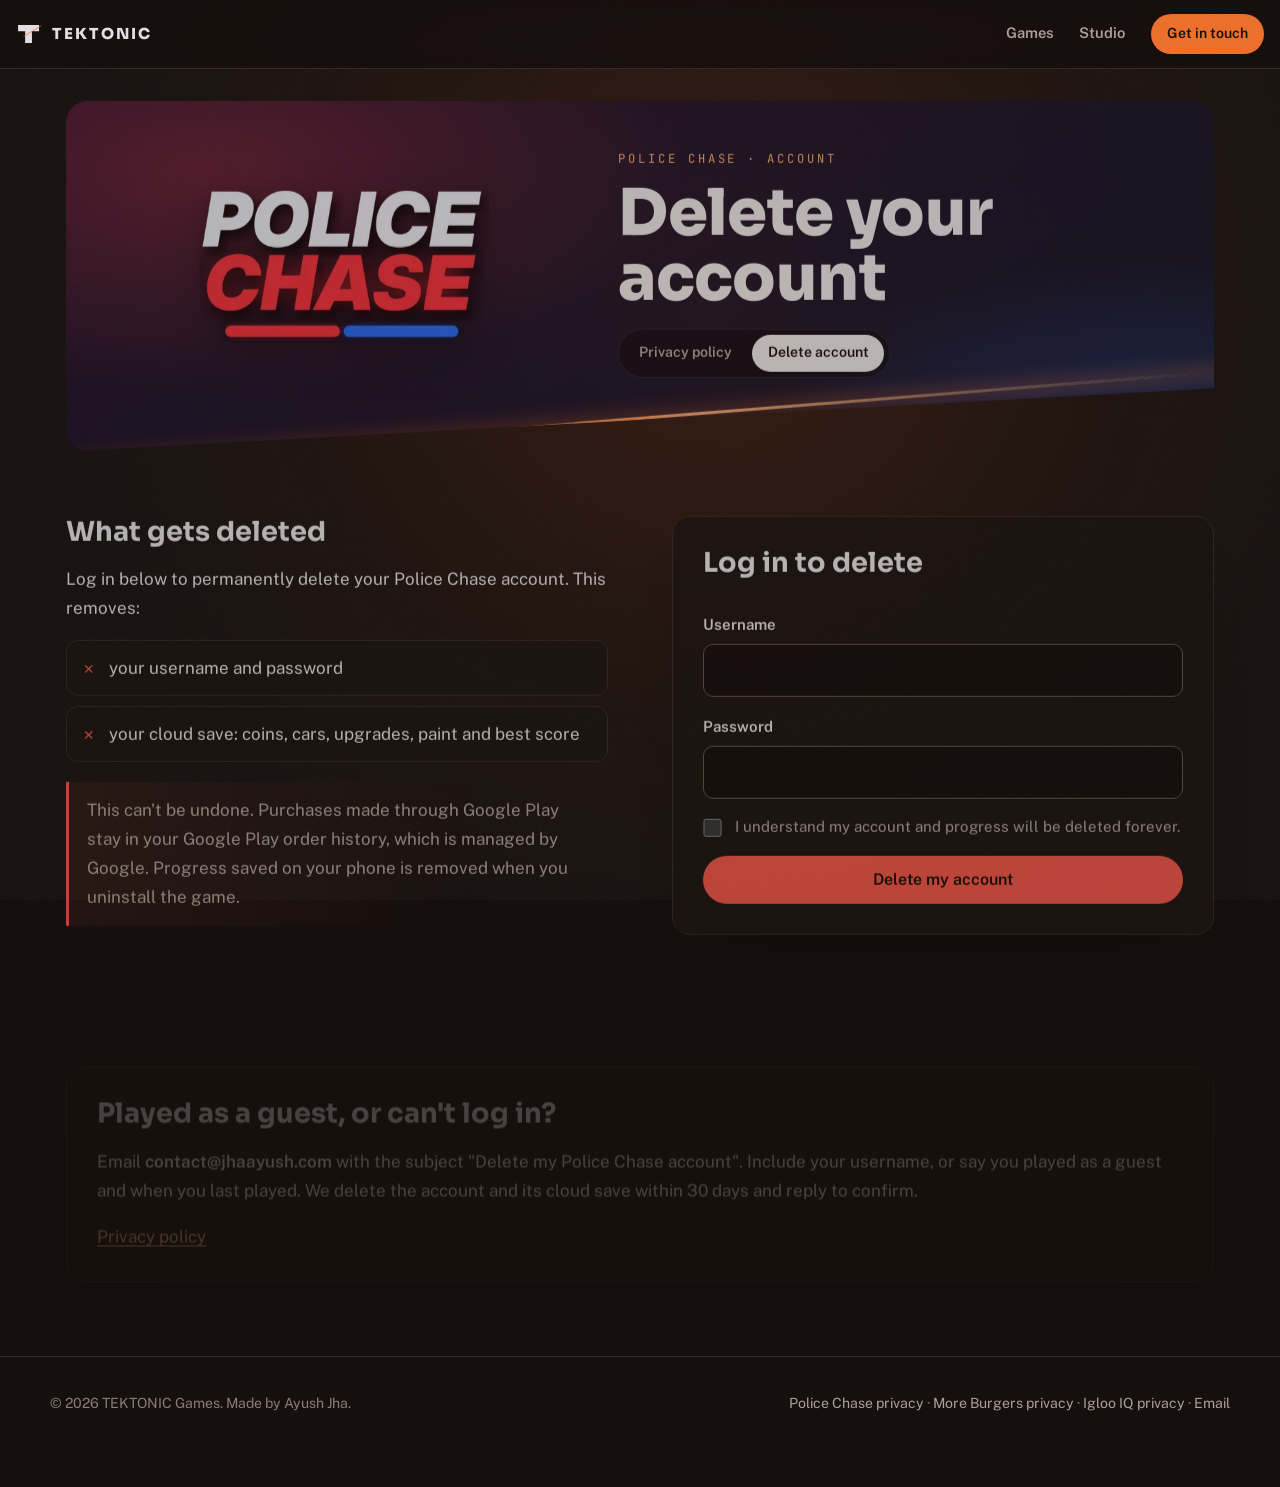
<file: delete-account/index.html>
<!doctype html>
<html lang="en">
<head>
<meta charset="utf-8">
<meta name="viewport" content="width=device-width, initial-scale=1">
<title>Delete your Police Chase account</title>
<meta http-equiv="refresh" content="0; url=/policechase/delete-account/">
<link rel="canonical" href="https://jhaayush.com/policechase/delete-account/">
<meta name="theme-color" content="#15100e">
<style>body{margin:0;padding:2rem 16px;font-family:system-ui,sans-serif;background:#15100e;color:#f4f2f5}a{color:#ffb27a}</style>
</head>
<body>
<p>This page has moved to <a href="/policechase/delete-account/">jhaayush.com/policechase/delete-account</a>.</p>
</body>
</html>
</file>
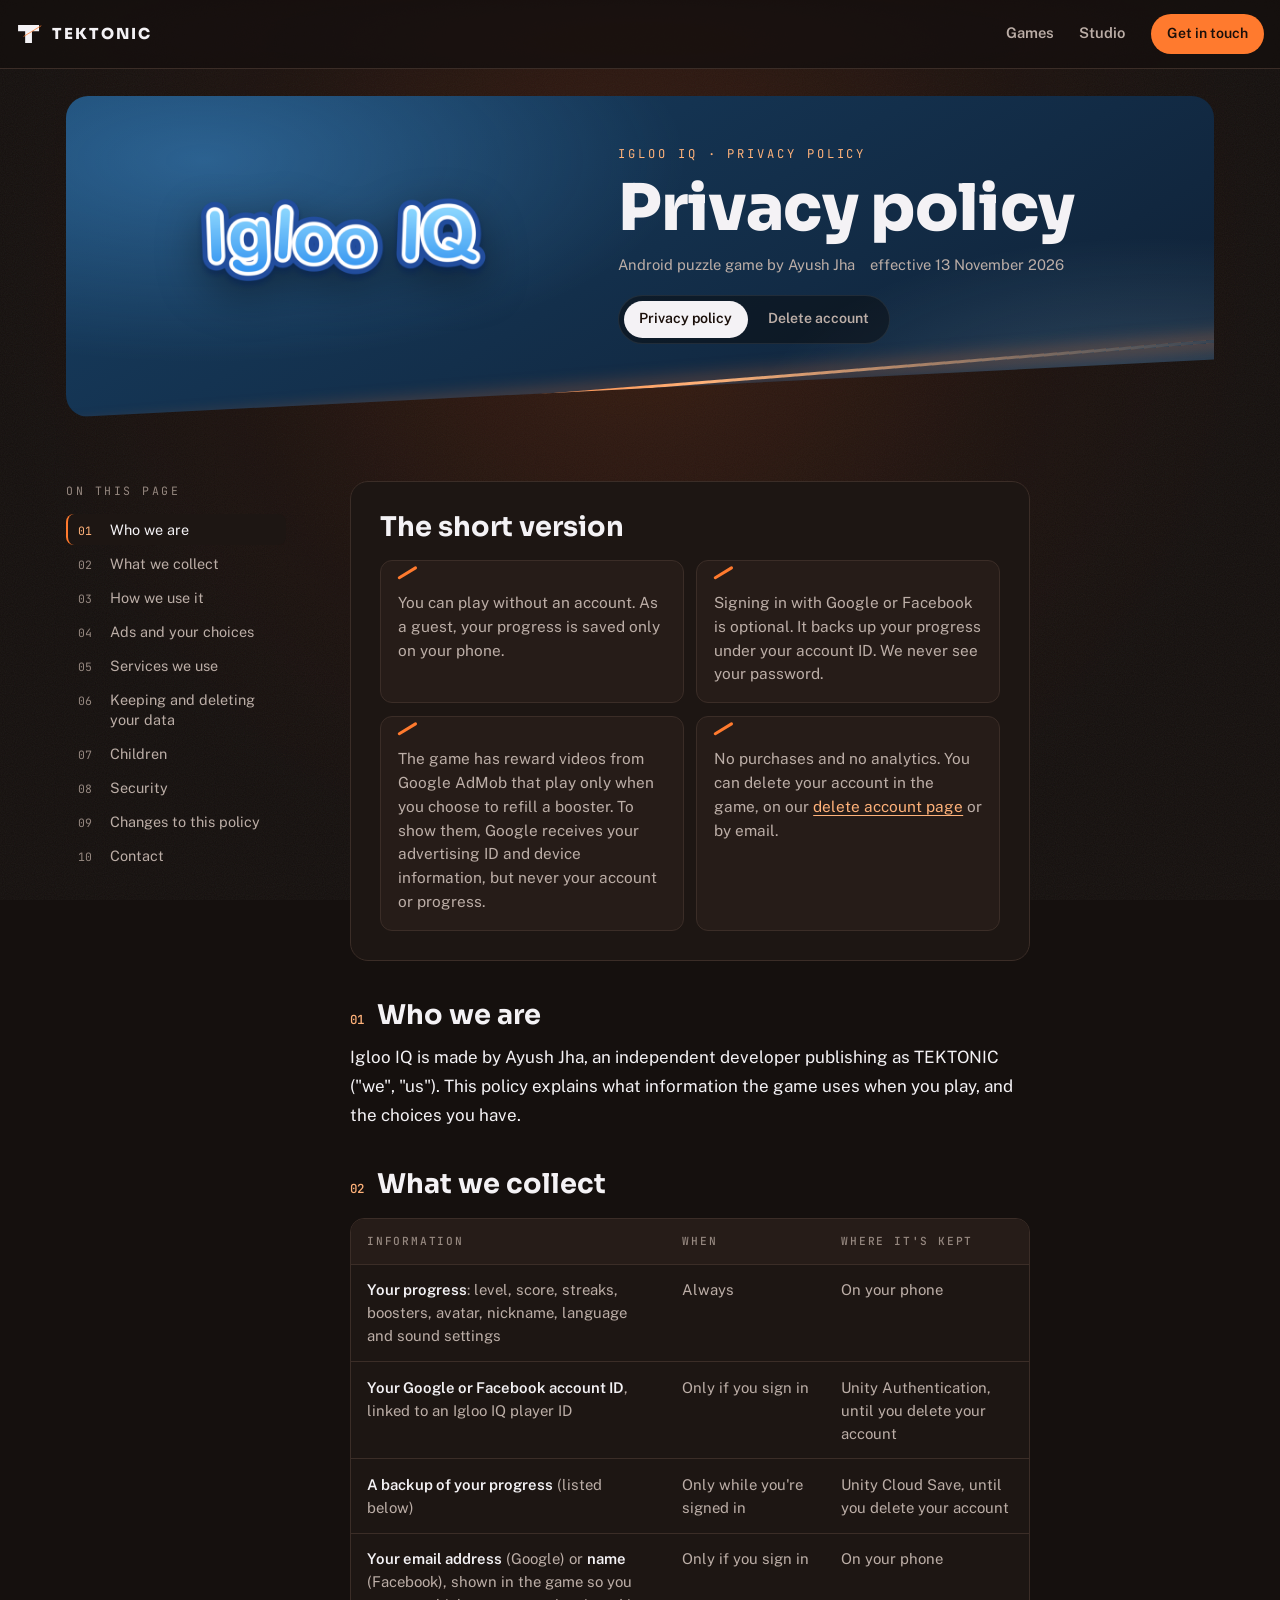
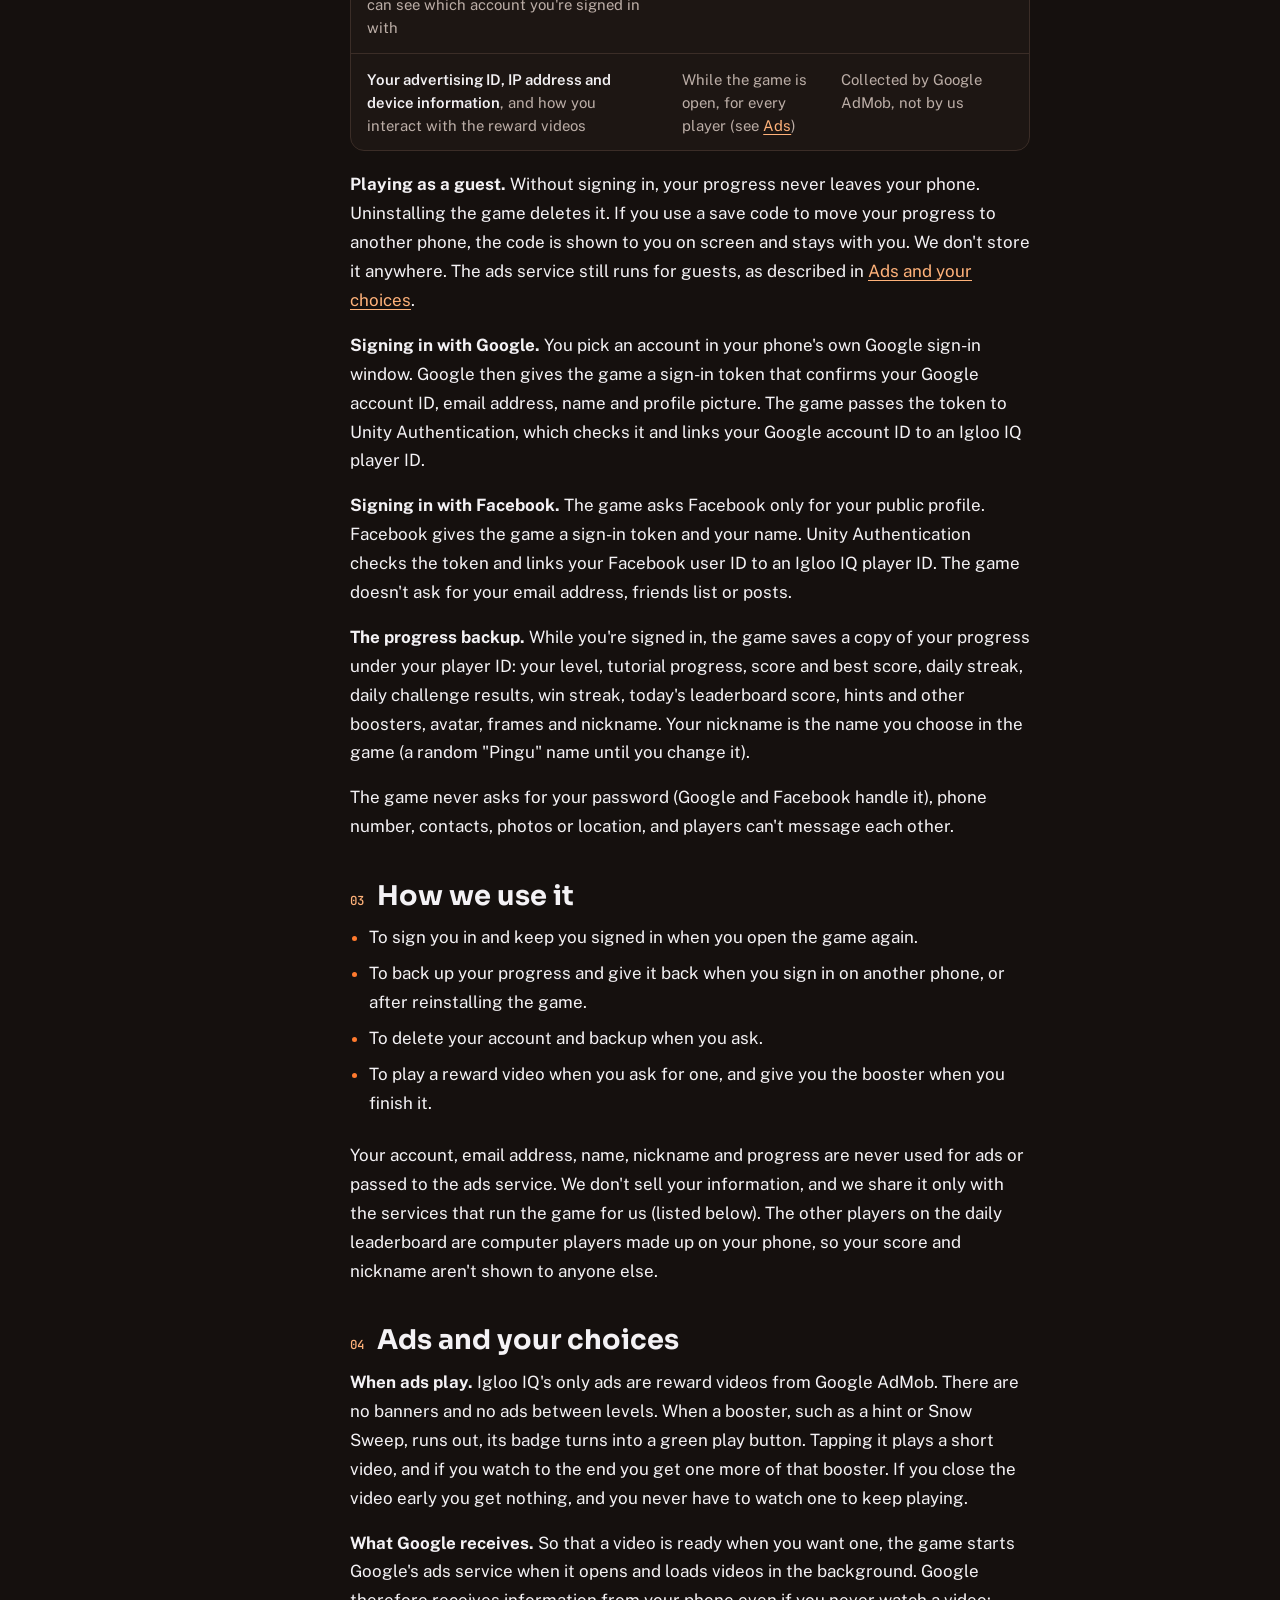
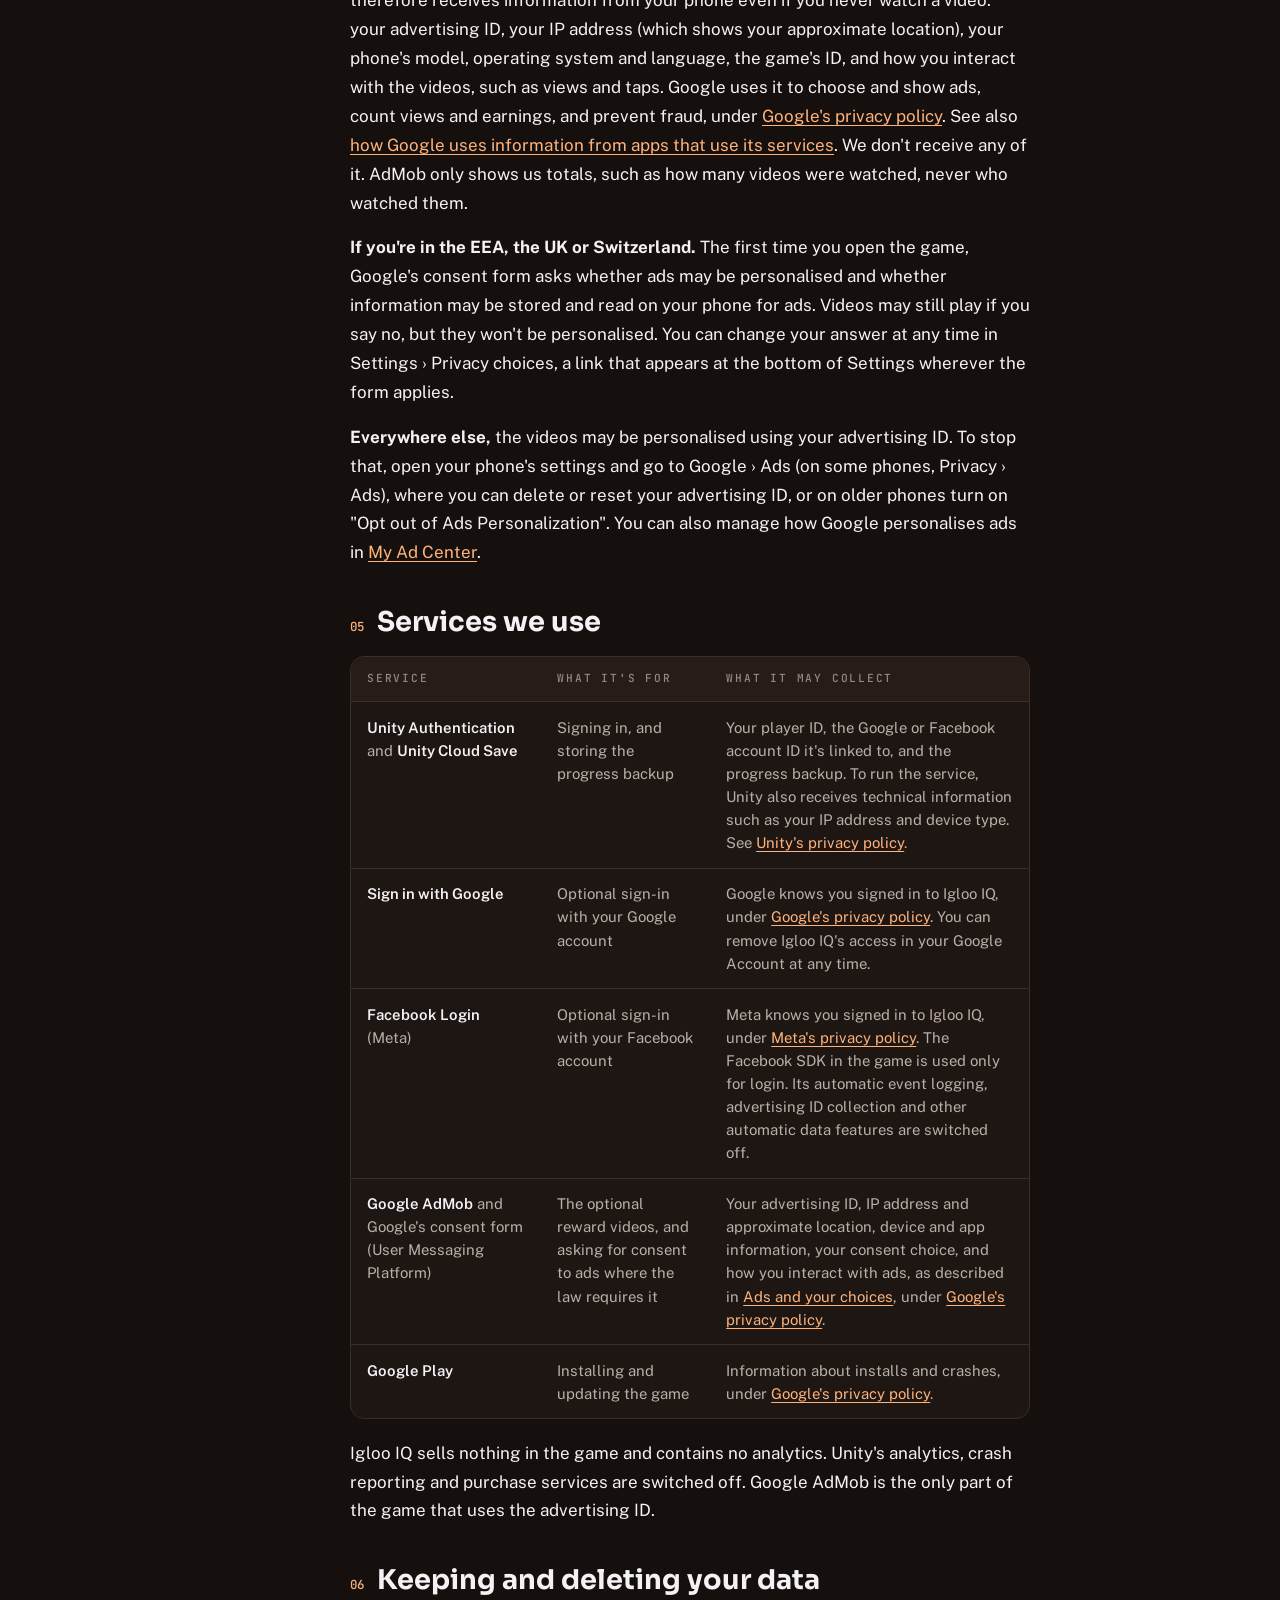
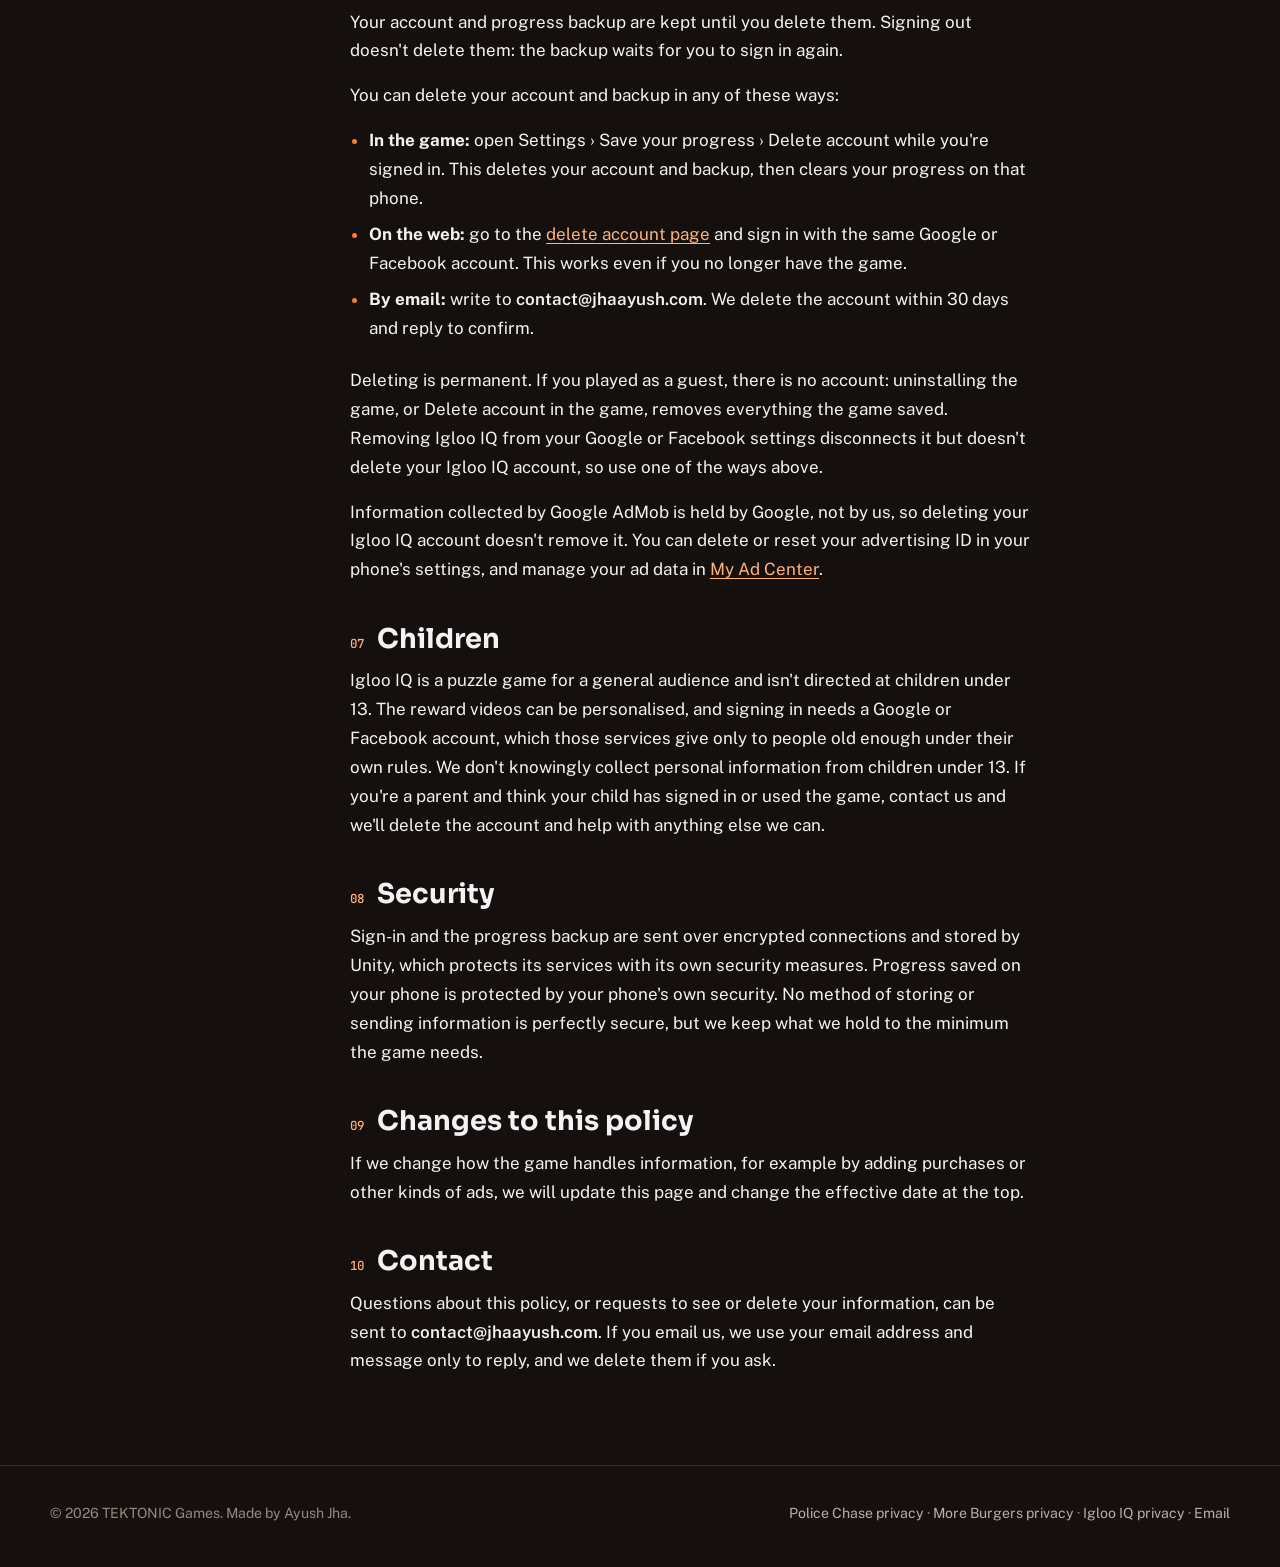
<file: iglooiq/index.html>
<!doctype html>
<html lang="en" class="no-js">
<head>
<meta charset="utf-8">
<meta name="viewport" content="width=device-width, initial-scale=1">
<title>Igloo IQ Privacy Policy</title>
<meta name="description" content="Privacy policy for the Igloo IQ Android puzzle game.">
<meta name="theme-color" content="#15100e">
<link rel="icon" href="data:image/svg+xml,%3Csvg xmlns='http://www.w3.org/2000/svg' viewBox='0 0 64 64'%3E%3Crect width='64' height='64' rx='14' fill='%2315100e'/%3E%3Cpath d='M12 16h40v12H39v22H27V28H12z' fill='%23f4f2f5'/%3E%3Cpath d='M24 41 54 22' stroke='%23ff7a2e' stroke-width='2.4'/%3E%3C/svg%3E">
<link rel="preconnect" href="https://fonts.googleapis.com">
<link rel="preconnect" href="https://fonts.gstatic.com" crossorigin>
<link rel="stylesheet" href="https://fonts.googleapis.com/css2?family=JetBrains+Mono:wght@500&family=Public+Sans:wght@400;600&family=Sora:wght@700;800&display=swap">
<link rel="stylesheet" href="/assets/legal.css">
</head>
<body class="g-iq">
<a class="skip" href="#main">Skip to content</a>
<div class="world" aria-hidden="true"><div class="glow"></div><div class="grain"></div></div>
<nav class="nav" aria-label="Main">
  <a class="brand" href="/" aria-label="TEKTONIC home">
    <svg viewBox="88 100 352 300" aria-hidden="true"><path d="M116 129H400V213H304V373H212V213H116Z" fill="#f4f2f5"/><path d="M190 284 430 138" stroke="#ff7a2e" stroke-width="10"/></svg>
    TEKTONIC
  </a>
  <ul>
    <li class="opt"><a href="/#games">Games</a></li>
    <li class="opt"><a href="/#studio">Studio</a></li>
    <li><a class="btn btn-hot" href="/#contact">Get in touch</a></li>
  </ul>
</nav>
<main id="main" tabindex="-1" class="page">
  <header class="plate rv">
    <img class="logo" src="/assets/iq-logo.png" width="720" height="262" alt="Igloo IQ">
    <div class="head">
      <p class="eyebrow">Igloo IQ &middot; Privacy policy</p>
      <h1>Privacy policy</h1>
      <p class="meta"><span>Android puzzle game by Ayush Jha</span><span>effective 13 November 2026</span></p>
      <nav class="switch" aria-label="Igloo IQ pages"><a href="/iglooiq/" aria-current="page">Privacy policy</a><a href="/iglooiq/delete-account/">Delete account</a></nav>
    </div>
  </header>
<div class="doc">
  <nav class="toc" aria-label="On this page">
    <p>On this page</p>
    <a href="#who"><span>01</span>Who we are</a>
    <a href="#collect"><span>02</span>What we collect</a>
    <a href="#use"><span>03</span>How we use it</a>
    <a href="#ads"><span>04</span>Ads and your choices</a>
    <a href="#services"><span>05</span>Services we use</a>
    <a href="#delete"><span>06</span>Keeping and deleting your data</a>
    <a href="#children"><span>07</span>Children</a>
    <a href="#security"><span>08</span>Security</a>
    <a href="#changes"><span>09</span>Changes to this policy</a>
    <a href="#contact"><span>10</span>Contact</a>
  </nav>
  <article>
    <div class="short rv">
      <h2>The short version</h2>
      <ul class="facts">
        <li>You can play without an account. As a guest, your progress is saved only on your phone.</li>
        <li>Signing in with Google or Facebook is optional. It backs up your progress under your account ID. We never see your password.</li>
        <li>The game has reward videos from Google AdMob that play only when you choose to refill a booster. To show them, Google receives your advertising ID and device information, but never your account or progress.</li>
        <li>No purchases and no analytics. You can delete your account in the game, on our <a href="/iglooiq/delete-account/">delete account page</a> or by email.</li>
      </ul>
    </div>

    <section id="who" class="rv">
    <h2><span class="n">01</span>Who we are</h2>
    <p>Igloo IQ is made by Ayush Jha, an independent developer publishing as TEKTONIC ("we", "us"). This policy explains what information the game uses when you play, and the choices you have.</p>
    </section>

    <section id="collect" class="rv">
    <h2><span class="n">02</span>What we collect</h2>
    <div class="table-wrap">
      <table>
        <thead><tr><th>Information</th><th>When</th><th>Where it's kept</th></tr></thead>
        <tbody>
          <tr>
            <td><strong>Your progress</strong>: level, score, streaks, boosters, avatar, nickname, language and sound settings</td>
            <td>Always</td>
            <td>On your phone</td>
          </tr>
          <tr>
            <td><strong>Your Google or Facebook account ID</strong>, linked to an Igloo IQ player ID</td>
            <td>Only if you sign in</td>
            <td>Unity Authentication, until you delete your account</td>
          </tr>
          <tr>
            <td><strong>A backup of your progress</strong> (listed below)</td>
            <td>Only while you're signed in</td>
            <td>Unity Cloud Save, until you delete your account</td>
          </tr>
          <tr>
            <td><strong>Your email address</strong> (Google) or <strong>name</strong> (Facebook), shown in the game so you can see which account you're signed in with</td>
            <td>Only if you sign in</td>
            <td>On your phone</td>
          </tr>
          <tr>
            <td><strong>Your advertising ID, IP address and device information</strong>, and how you interact with the reward videos</td>
            <td>While the game is open, for every player (see <a href="#ads">Ads</a>)</td>
            <td>Collected by Google AdMob, not by us</td>
          </tr>
        </tbody>
      </table>
    </div>
    <p><strong>Playing as a guest.</strong> Without signing in, your progress never leaves your phone. Uninstalling the game deletes it. If you use a save code to move your progress to another phone, the code is shown to you on screen and stays with you. We don't store it anywhere. The ads service still runs for guests, as described in <a href="#ads">Ads and your choices</a>.</p>
    <p><strong>Signing in with Google.</strong> You pick an account in your phone's own Google sign-in window. Google then gives the game a sign-in token that confirms your Google account ID, email address, name and profile picture. The game passes the token to Unity Authentication, which checks it and links your Google account ID to an Igloo IQ player ID.</p>
    <p><strong>Signing in with Facebook.</strong> The game asks Facebook only for your public profile. Facebook gives the game a sign-in token and your name. Unity Authentication checks the token and links your Facebook user ID to an Igloo IQ player ID. The game doesn't ask for your email address, friends list or posts.</p>
    <p><strong>The progress backup.</strong> While you're signed in, the game saves a copy of your progress under your player ID: your level, tutorial progress, score and best score, daily streak, daily challenge results, win streak, today's leaderboard score, hints and other boosters, avatar, frames and nickname. Your nickname is the name you choose in the game (a random "Pingu" name until you change it).</p>
    <p>The game never asks for your password (Google and Facebook handle it), phone number, contacts, photos or location, and players can't message each other.</p>
    </section>

    <section id="use" class="rv">
    <h2><span class="n">03</span>How we use it</h2>
    <ul>
      <li>To sign you in and keep you signed in when you open the game again.</li>
      <li>To back up your progress and give it back when you sign in on another phone, or after reinstalling the game.</li>
      <li>To delete your account and backup when you ask.</li>
      <li>To play a reward video when you ask for one, and give you the booster when you finish it.</li>
    </ul>
    <p>Your account, email address, name, nickname and progress are never used for ads or passed to the ads service. We don't sell your information, and we share it only with the services that run the game for us (listed below). The other players on the daily leaderboard are computer players made up on your phone, so your score and nickname aren't shown to anyone else.</p>
    </section>

    <section id="ads" class="rv">
    <h2><span class="n">04</span>Ads and your choices</h2>
    <p><strong>When ads play.</strong> Igloo IQ's only ads are reward videos from Google AdMob. There are no banners and no ads between levels. When a booster, such as a hint or Snow Sweep, runs out, its badge turns into a green play button. Tapping it plays a short video, and if you watch to the end you get one more of that booster. If you close the video early you get nothing, and you never have to watch one to keep playing.</p>
    <p><strong>What Google receives.</strong> So that a video is ready when you want one, the game starts Google's ads service when it opens and loads videos in the background. Google therefore receives information from your phone even if you never watch a video: your advertising ID, your IP address (which shows your approximate location), your phone's model, operating system and language, the game's ID, and how you interact with the videos, such as views and taps. Google uses it to choose and show ads, count views and earnings, and prevent fraud, under <a href="https://policies.google.com/privacy" target="_blank" rel="noopener">Google's privacy policy</a>. See also <a href="https://policies.google.com/technologies/partner-sites" target="_blank" rel="noopener">how Google uses information from apps that use its services</a>. We don't receive any of it. AdMob only shows us totals, such as how many videos were watched, never who watched them.</p>
    <p><strong>If you're in the EEA, the UK or Switzerland.</strong> The first time you open the game, Google's consent form asks whether ads may be personalised and whether information may be stored and read on your phone for ads. Videos may still play if you say no, but they won't be personalised. You can change your answer at any time in Settings &rsaquo; Privacy choices, a link that appears at the bottom of Settings wherever the form applies.</p>
    <p><strong>Everywhere else,</strong> the videos may be personalised using your advertising ID. To stop that, open your phone's settings and go to Google &rsaquo; Ads (on some phones, Privacy &rsaquo; Ads), where you can delete or reset your advertising ID, or on older phones turn on "Opt out of Ads Personalization". You can also manage how Google personalises ads in <a href="https://myadcenter.google.com/" target="_blank" rel="noopener">My Ad Center</a>.</p>
    </section>

    <section id="services" class="rv">
    <h2><span class="n">05</span>Services we use</h2>
    <div class="table-wrap">
      <table>
        <thead><tr><th>Service</th><th>What it's for</th><th>What it may collect</th></tr></thead>
        <tbody>
          <tr>
            <td><strong>Unity Authentication</strong> and <strong>Unity Cloud Save</strong></td>
            <td>Signing in, and storing the progress backup</td>
            <td>Your player ID, the Google or Facebook account ID it's linked to, and the progress backup. To run the service, Unity also receives technical information such as your IP address and device type. See <a href="https://unity.com/legal/privacy-policy" target="_blank" rel="noopener">Unity's privacy policy</a>.</td>
          </tr>
          <tr>
            <td><strong>Sign in with Google</strong></td>
            <td>Optional sign-in with your Google account</td>
            <td>Google knows you signed in to Igloo IQ, under <a href="https://policies.google.com/privacy" target="_blank" rel="noopener">Google's privacy policy</a>. You can remove Igloo IQ's access in your Google Account at any time.</td>
          </tr>
          <tr>
            <td><strong>Facebook Login</strong> (Meta)</td>
            <td>Optional sign-in with your Facebook account</td>
            <td>Meta knows you signed in to Igloo IQ, under <a href="https://www.facebook.com/privacy/policy/" target="_blank" rel="noopener">Meta's privacy policy</a>. The Facebook SDK in the game is used only for login. Its automatic event logging, advertising ID collection and other automatic data features are switched off.</td>
          </tr>
          <tr>
            <td><strong>Google AdMob</strong> and Google's consent form (User Messaging Platform)</td>
            <td>The optional reward videos, and asking for consent to ads where the law requires it</td>
            <td>Your advertising ID, IP address and approximate location, device and app information, your consent choice, and how you interact with ads, as described in <a href="#ads">Ads and your choices</a>, under <a href="https://policies.google.com/privacy" target="_blank" rel="noopener">Google's privacy policy</a>.</td>
          </tr>
          <tr>
            <td><strong>Google Play</strong></td>
            <td>Installing and updating the game</td>
            <td>Information about installs and crashes, under <a href="https://policies.google.com/privacy" target="_blank" rel="noopener">Google's privacy policy</a>.</td>
          </tr>
        </tbody>
      </table>
    </div>
    <p>Igloo IQ sells nothing in the game and contains no analytics. Unity's analytics, crash reporting and purchase services are switched off. Google AdMob is the only part of the game that uses the advertising ID.</p>
    </section>

    <section id="delete" class="rv">
    <h2><span class="n">06</span>Keeping and deleting your data</h2>
    <p>Your account and progress backup are kept until you delete them. Signing out doesn't delete them: the backup waits for you to sign in again.</p>
    <p>You can delete your account and backup in any of these ways:</p>
    <ul>
      <li><strong>In the game:</strong> open Settings &rsaquo; Save your progress &rsaquo; Delete account while you're signed in. This deletes your account and backup, then clears your progress on that phone.</li>
      <li><strong>On the web:</strong> go to the <a href="/iglooiq/delete-account/">delete account page</a> and sign in with the same Google or Facebook account. This works even if you no longer have the game.</li>
      <li><strong>By email:</strong> write to <span class="contact">contact@jhaayush.com</span>. We delete the account within 30 days and reply to confirm.</li>
    </ul>
    <p>Deleting is permanent. If you played as a guest, there is no account: uninstalling the game, or Delete account in the game, removes everything the game saved. Removing Igloo IQ from your Google or Facebook settings disconnects it but doesn't delete your Igloo IQ account, so use one of the ways above.</p>
    <p>Information collected by Google AdMob is held by Google, not by us, so deleting your Igloo IQ account doesn't remove it. You can delete or reset your advertising ID in your phone's settings, and manage your ad data in <a href="https://myadcenter.google.com/" target="_blank" rel="noopener">My Ad Center</a>.</p>
    </section>

    <section id="children" class="rv">
    <h2><span class="n">07</span>Children</h2>
    <p>Igloo IQ is a puzzle game for a general audience and isn't directed at children under 13. The reward videos can be personalised, and signing in needs a Google or Facebook account, which those services give only to people old enough under their own rules. We don't knowingly collect personal information from children under 13. If you're a parent and think your child has signed in or used the game, contact us and we'll delete the account and help with anything else we can.</p>
    </section>

    <section id="security" class="rv">
    <h2><span class="n">08</span>Security</h2>
    <p>Sign-in and the progress backup are sent over encrypted connections and stored by Unity, which protects its services with its own security measures. Progress saved on your phone is protected by your phone's own security. No method of storing or sending information is perfectly secure, but we keep what we hold to the minimum the game needs.</p>
    </section>

    <section id="changes" class="rv">
    <h2><span class="n">09</span>Changes to this policy</h2>
    <p>If we change how the game handles information, for example by adding purchases or other kinds of ads, we will update this page and change the effective date at the top.</p>
    </section>

    <section id="contact" class="rv">
    <h2><span class="n">10</span>Contact</h2>
    <p>Questions about this policy, or requests to see or delete your information, can be sent to <span class="contact">contact@jhaayush.com</span>. If you email us, we use your email address and message only to reply, and we delete them if you ask.</p>
    </section>
  </article>
</div>
</main>
<footer>
  <div class="wrap">
    <span>&copy; 2026 TEKTONIC Games. Made by Ayush Jha.</span>
    <span><a href="/policechase/">Police Chase privacy</a> &middot; <a href="/moreburgers/">More Burgers privacy</a> &middot; <a href="/iglooiq/">Igloo IQ privacy</a> &middot; <a href="mailto:contact@jhaayush.com">Email</a></span>
  </div>
</footer>
<script src="/assets/legal.js" defer></script>
</body>
</html>
</file>
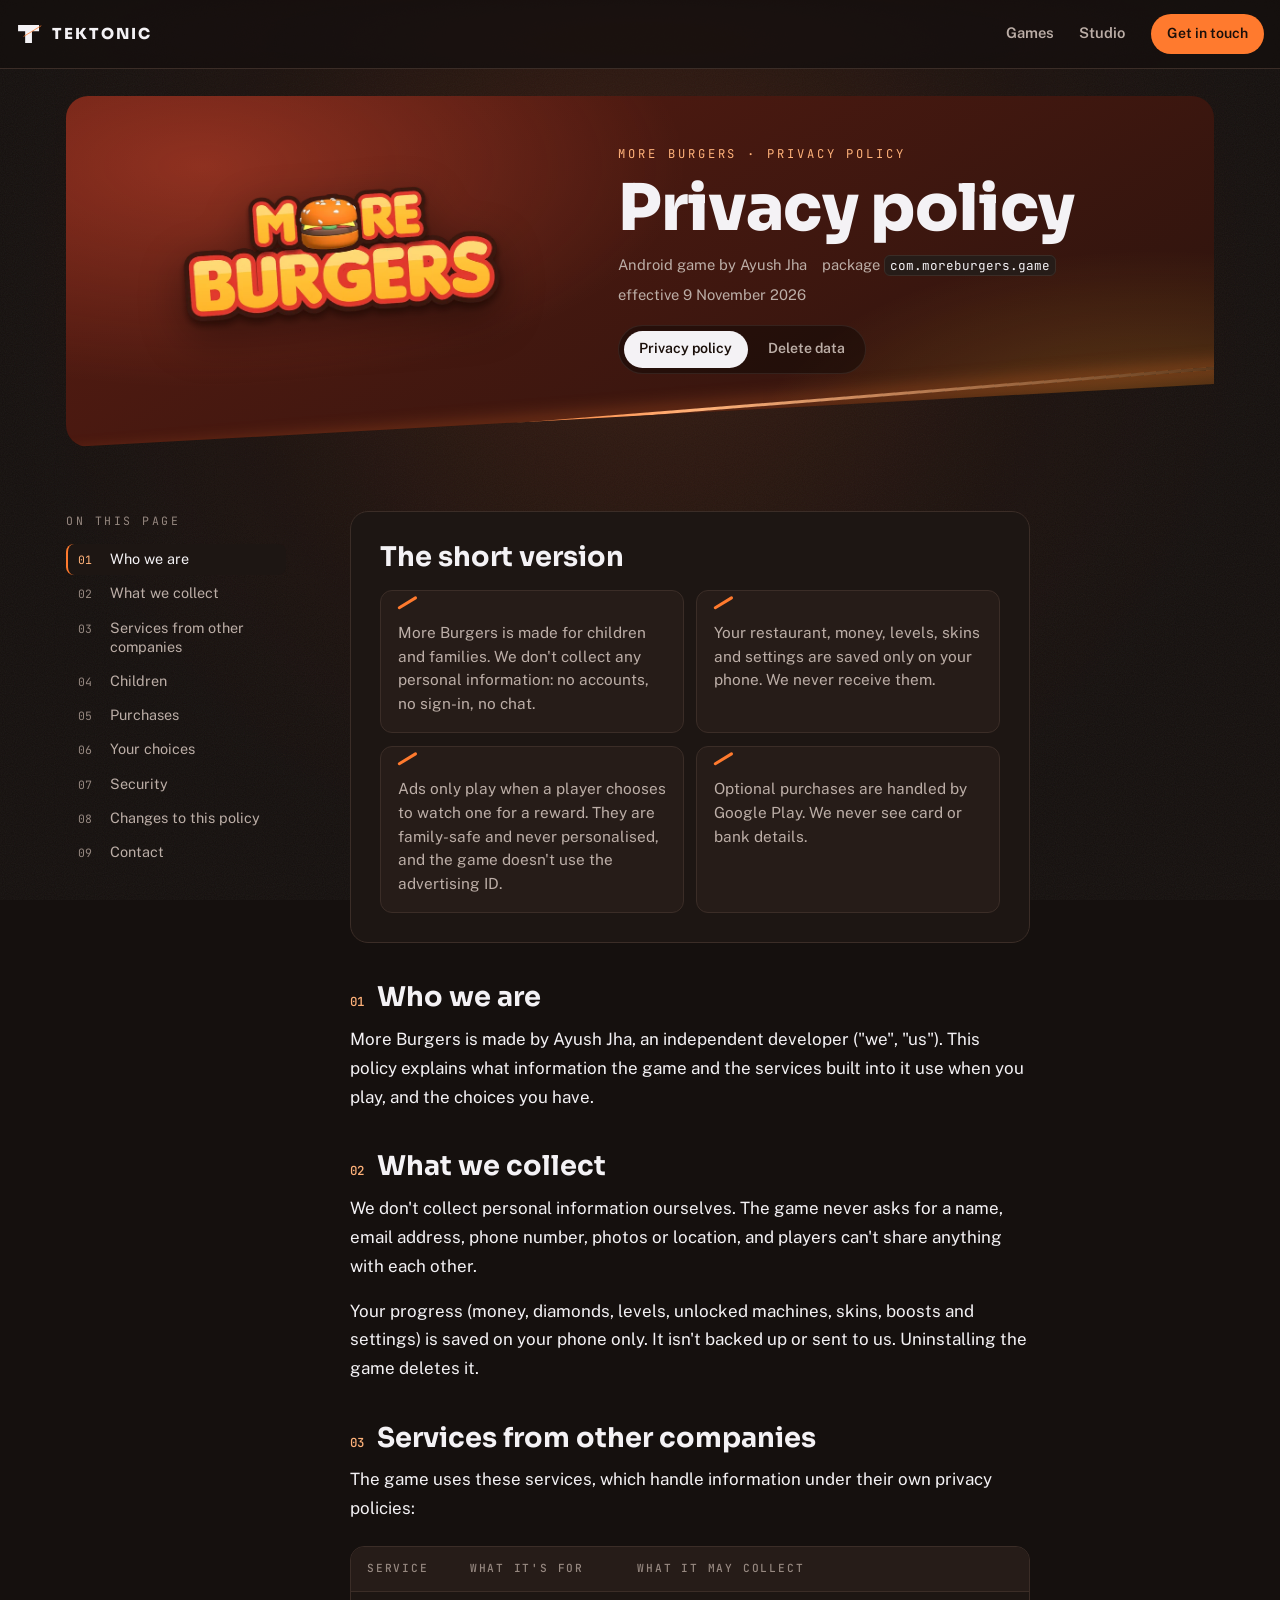
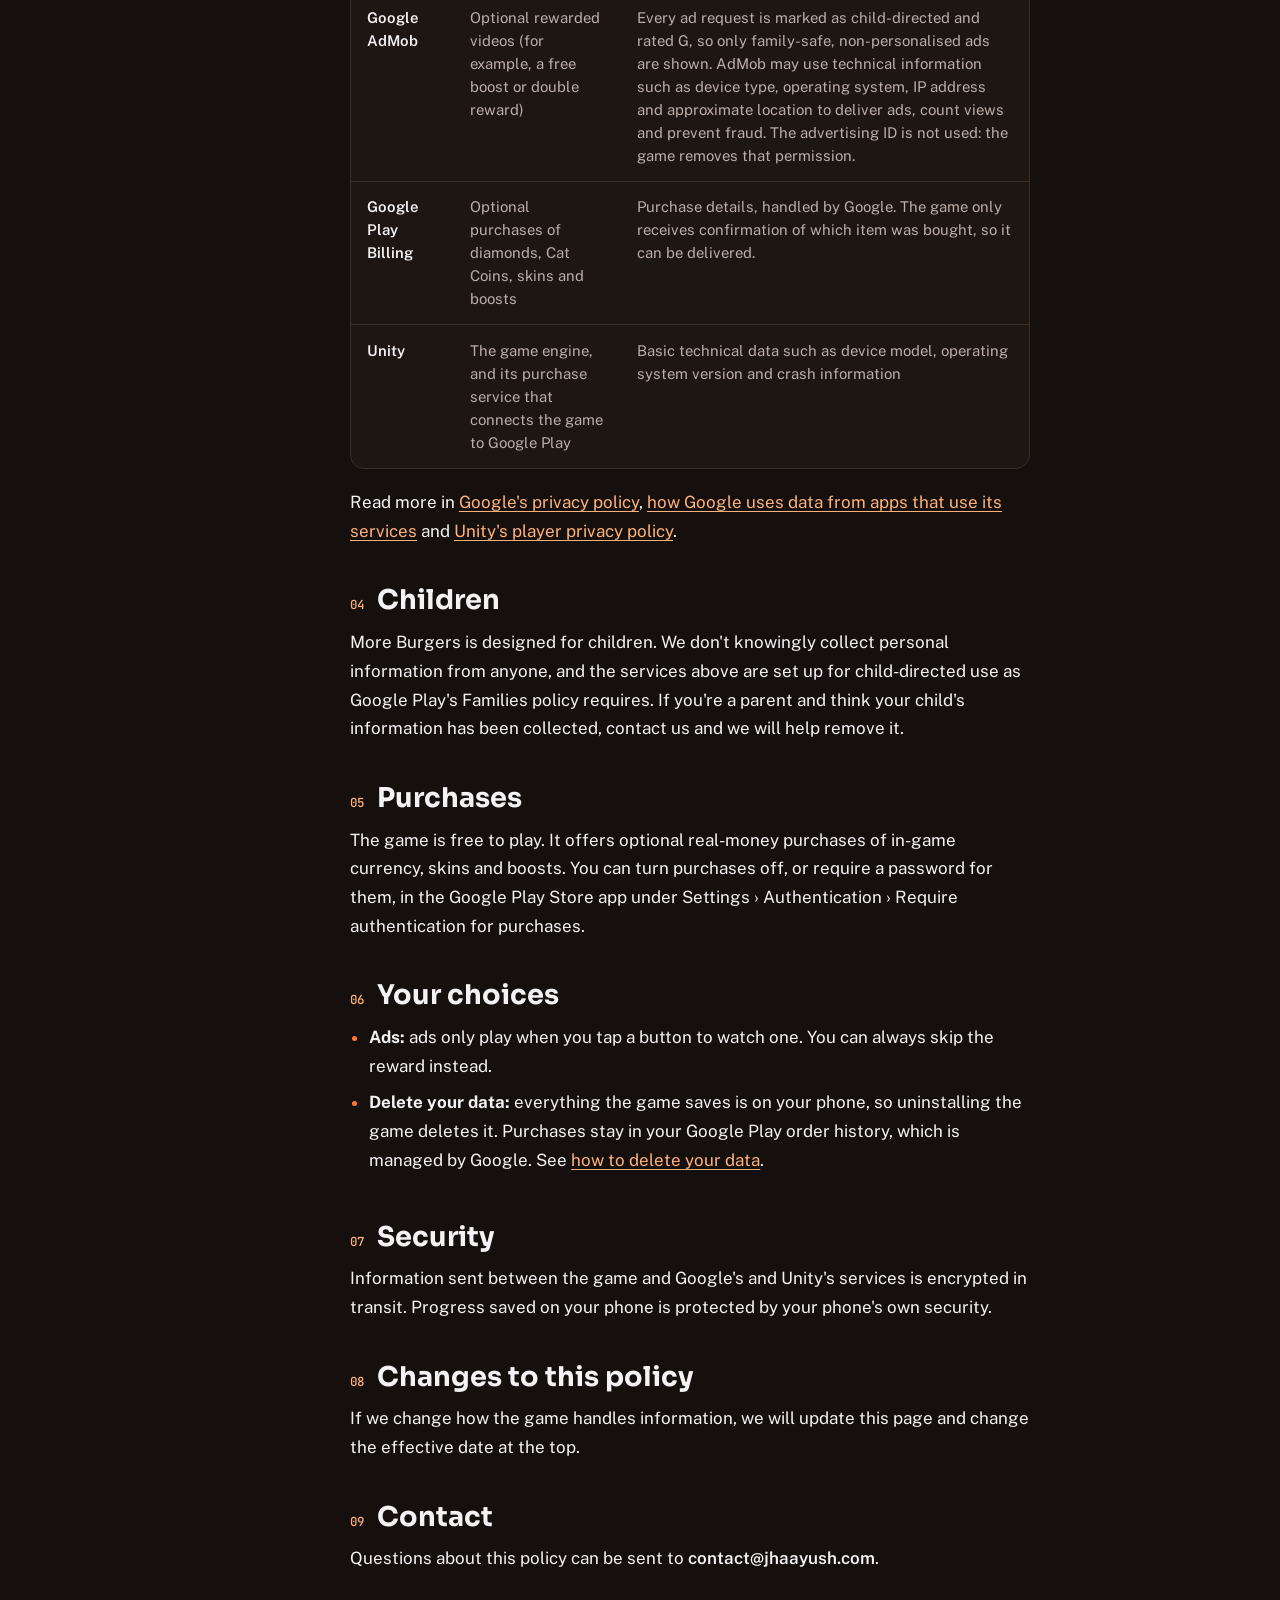
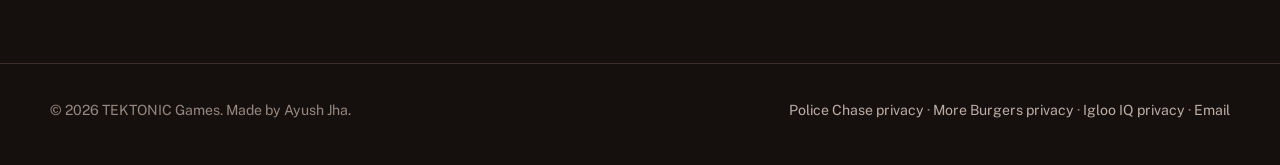
<file: moreburgers/index.html>
<!doctype html>
<html lang="en" class="no-js">
<head>
<meta charset="utf-8">
<meta name="viewport" content="width=device-width, initial-scale=1">
<title>More Burgers Privacy Policy</title>
<meta name="description" content="Privacy policy for the More Burgers Android game.">
<meta name="theme-color" content="#15100e">
<link rel="icon" href="data:image/svg+xml,%3Csvg xmlns='http://www.w3.org/2000/svg' viewBox='0 0 64 64'%3E%3Crect width='64' height='64' rx='14' fill='%2315100e'/%3E%3Cpath d='M12 16h40v12H39v22H27V28H12z' fill='%23f4f2f5'/%3E%3Cpath d='M24 41 54 22' stroke='%23ff7a2e' stroke-width='2.4'/%3E%3C/svg%3E">
<link rel="preconnect" href="https://fonts.googleapis.com">
<link rel="preconnect" href="https://fonts.gstatic.com" crossorigin>
<link rel="stylesheet" href="https://fonts.googleapis.com/css2?family=JetBrains+Mono:wght@500&family=Public+Sans:wght@400;600&family=Sora:wght@700;800&display=swap">
<link rel="stylesheet" href="/assets/legal.css">
</head>
<body class="g-mb">
<a class="skip" href="#main">Skip to content</a>
<div class="world" aria-hidden="true"><div class="glow"></div><div class="grain"></div></div>
<nav class="nav" aria-label="Main">
  <a class="brand" href="/" aria-label="TEKTONIC home">
    <svg viewBox="88 100 352 300" aria-hidden="true"><path d="M116 129H400V213H304V373H212V213H116Z" fill="#f4f2f5"/><path d="M190 284 430 138" stroke="#ff7a2e" stroke-width="10"/></svg>
    TEKTONIC
  </a>
  <ul>
    <li class="opt"><a href="/#games">Games</a></li>
    <li class="opt"><a href="/#studio">Studio</a></li>
    <li><a class="btn btn-hot" href="/#contact">Get in touch</a></li>
  </ul>
</nav>
<main id="main" tabindex="-1" class="page">
  <header class="plate rv">
    <img class="logo" src="/assets/mb-logo.webp" width="720" height="323" alt="More Burgers">
    <div class="head">
      <p class="eyebrow">More Burgers &middot; Privacy policy</p>
      <h1>Privacy policy</h1>
      <p class="meta"><span>Android game by Ayush Jha</span><span>package <code>com.moreburgers.game</code></span><span>effective 9 November 2026</span></p>
      <nav class="switch" aria-label="More Burgers pages"><a href="/moreburgers/" aria-current="page">Privacy policy</a><a href="/moreburgers/delete-account/">Delete data</a></nav>
    </div>
  </header>
<div class="doc">
  <nav class="toc" aria-label="On this page">
    <p>On this page</p>
    <a href="#who"><span>01</span>Who we are</a>
    <a href="#collect"><span>02</span>What we collect</a>
    <a href="#services"><span>03</span>Services from other companies</a>
    <a href="#children"><span>04</span>Children</a>
    <a href="#purchases"><span>05</span>Purchases</a>
    <a href="#choices"><span>06</span>Your choices</a>
    <a href="#security"><span>07</span>Security</a>
    <a href="#changes"><span>08</span>Changes to this policy</a>
    <a href="#contact"><span>09</span>Contact</a>
  </nav>
  <article>
    <div class="short rv">
      <h2>The short version</h2>
      <ul class="facts">
        <li>More Burgers is made for children and families. We don't collect any personal information: no accounts, no sign-in, no chat.</li>
        <li>Your restaurant, money, levels, skins and settings are saved only on your phone. We never receive them.</li>
        <li>Ads only play when a player chooses to watch one for a reward. They are family-safe and never personalised, and the game doesn't use the advertising ID.</li>
        <li>Optional purchases are handled by Google Play. We never see card or bank details.</li>
      </ul>
    </div>

    <section id="who" class="rv">
    <h2><span class="n">01</span>Who we are</h2>
    <p>More Burgers is made by Ayush Jha, an independent developer ("we", "us"). This policy explains what information the game and the services built into it use when you play, and the choices you have.</p>
    </section>

    <section id="collect" class="rv">
    <h2><span class="n">02</span>What we collect</h2>
    <p>We don't collect personal information ourselves. The game never asks for a name, email address, phone number, photos or location, and players can't share anything with each other.</p>
    <p>Your progress (money, diamonds, levels, unlocked machines, skins, boosts and settings) is saved on your phone only. It isn't backed up or sent to us. Uninstalling the game deletes it.</p>
    </section>

    <section id="services" class="rv">
    <h2><span class="n">03</span>Services from other companies</h2>
    <p>The game uses these services, which handle information under their own privacy policies:</p>
    <div class="table-wrap">
      <table>
        <thead><tr><th>Service</th><th>What it's for</th><th>What it may collect</th></tr></thead>
        <tbody>
          <tr>
            <td><strong>Google AdMob</strong></td>
            <td>Optional rewarded videos (for example, a free boost or double reward)</td>
            <td>Every ad request is marked as child-directed and rated G, so only family-safe, non-personalised ads are shown. AdMob may use technical information such as device type, operating system, IP address and approximate location to deliver ads, count views and prevent fraud. The advertising ID is not used: the game removes that permission.</td>
          </tr>
          <tr>
            <td><strong>Google Play Billing</strong></td>
            <td>Optional purchases of diamonds, Cat Coins, skins and boosts</td>
            <td>Purchase details, handled by Google. The game only receives confirmation of which item was bought, so it can be delivered.</td>
          </tr>
          <tr>
            <td><strong>Unity</strong></td>
            <td>The game engine, and its purchase service that connects the game to Google Play</td>
            <td>Basic technical data such as device model, operating system version and crash information</td>
          </tr>
        </tbody>
      </table>
    </div>
    <p>Read more in <a href="https://policies.google.com/privacy" target="_blank" rel="noopener">Google's privacy policy</a>, <a href="https://policies.google.com/technologies/partner-sites" target="_blank" rel="noopener">how Google uses data from apps that use its services</a> and <a href="https://unity.com/legal/game-player-and-app-user-privacy-policy" target="_blank" rel="noopener">Unity's player privacy policy</a>.</p>
    </section>

    <section id="children" class="rv">
    <h2><span class="n">04</span>Children</h2>
    <p>More Burgers is designed for children. We don't knowingly collect personal information from anyone, and the services above are set up for child-directed use as Google Play's Families policy requires. If you're a parent and think your child's information has been collected, contact us and we will help remove it.</p>
    </section>

    <section id="purchases" class="rv">
    <h2><span class="n">05</span>Purchases</h2>
    <p>The game is free to play. It offers optional real-money purchases of in-game currency, skins and boosts. You can turn purchases off, or require a password for them, in the Google Play Store app under Settings &rsaquo; Authentication &rsaquo; Require authentication for purchases.</p>
    </section>

    <section id="choices" class="rv">
    <h2><span class="n">06</span>Your choices</h2>
    <ul>
      <li><strong>Ads:</strong> ads only play when you tap a button to watch one. You can always skip the reward instead.</li>
      <li><strong>Delete your data:</strong> everything the game saves is on your phone, so uninstalling the game deletes it. Purchases stay in your Google Play order history, which is managed by Google. See <a href="/moreburgers/delete-account/">how to delete your data</a>.</li>
    </ul>
    </section>

    <section id="security" class="rv">
    <h2><span class="n">07</span>Security</h2>
    <p>Information sent between the game and Google's and Unity's services is encrypted in transit. Progress saved on your phone is protected by your phone's own security.</p>
    </section>

    <section id="changes" class="rv">
    <h2><span class="n">08</span>Changes to this policy</h2>
    <p>If we change how the game handles information, we will update this page and change the effective date at the top.</p>
    </section>

    <section id="contact" class="rv">
    <h2><span class="n">09</span>Contact</h2>
    <p>Questions about this policy can be sent to <span class="contact">contact@jhaayush.com</span>.</p>
    </section>
  </article>
</div>
</main>
<footer>
  <div class="wrap">
    <span>&copy; 2026 TEKTONIC Games. Made by Ayush Jha.</span>
    <span><a href="/policechase/">Police Chase privacy</a> &middot; <a href="/moreburgers/">More Burgers privacy</a> &middot; <a href="/iglooiq/">Igloo IQ privacy</a> &middot; <a href="mailto:contact@jhaayush.com">Email</a></span>
  </div>
</footer>
<script src="/assets/legal.js" defer></script>
</body>
</html>
</file>
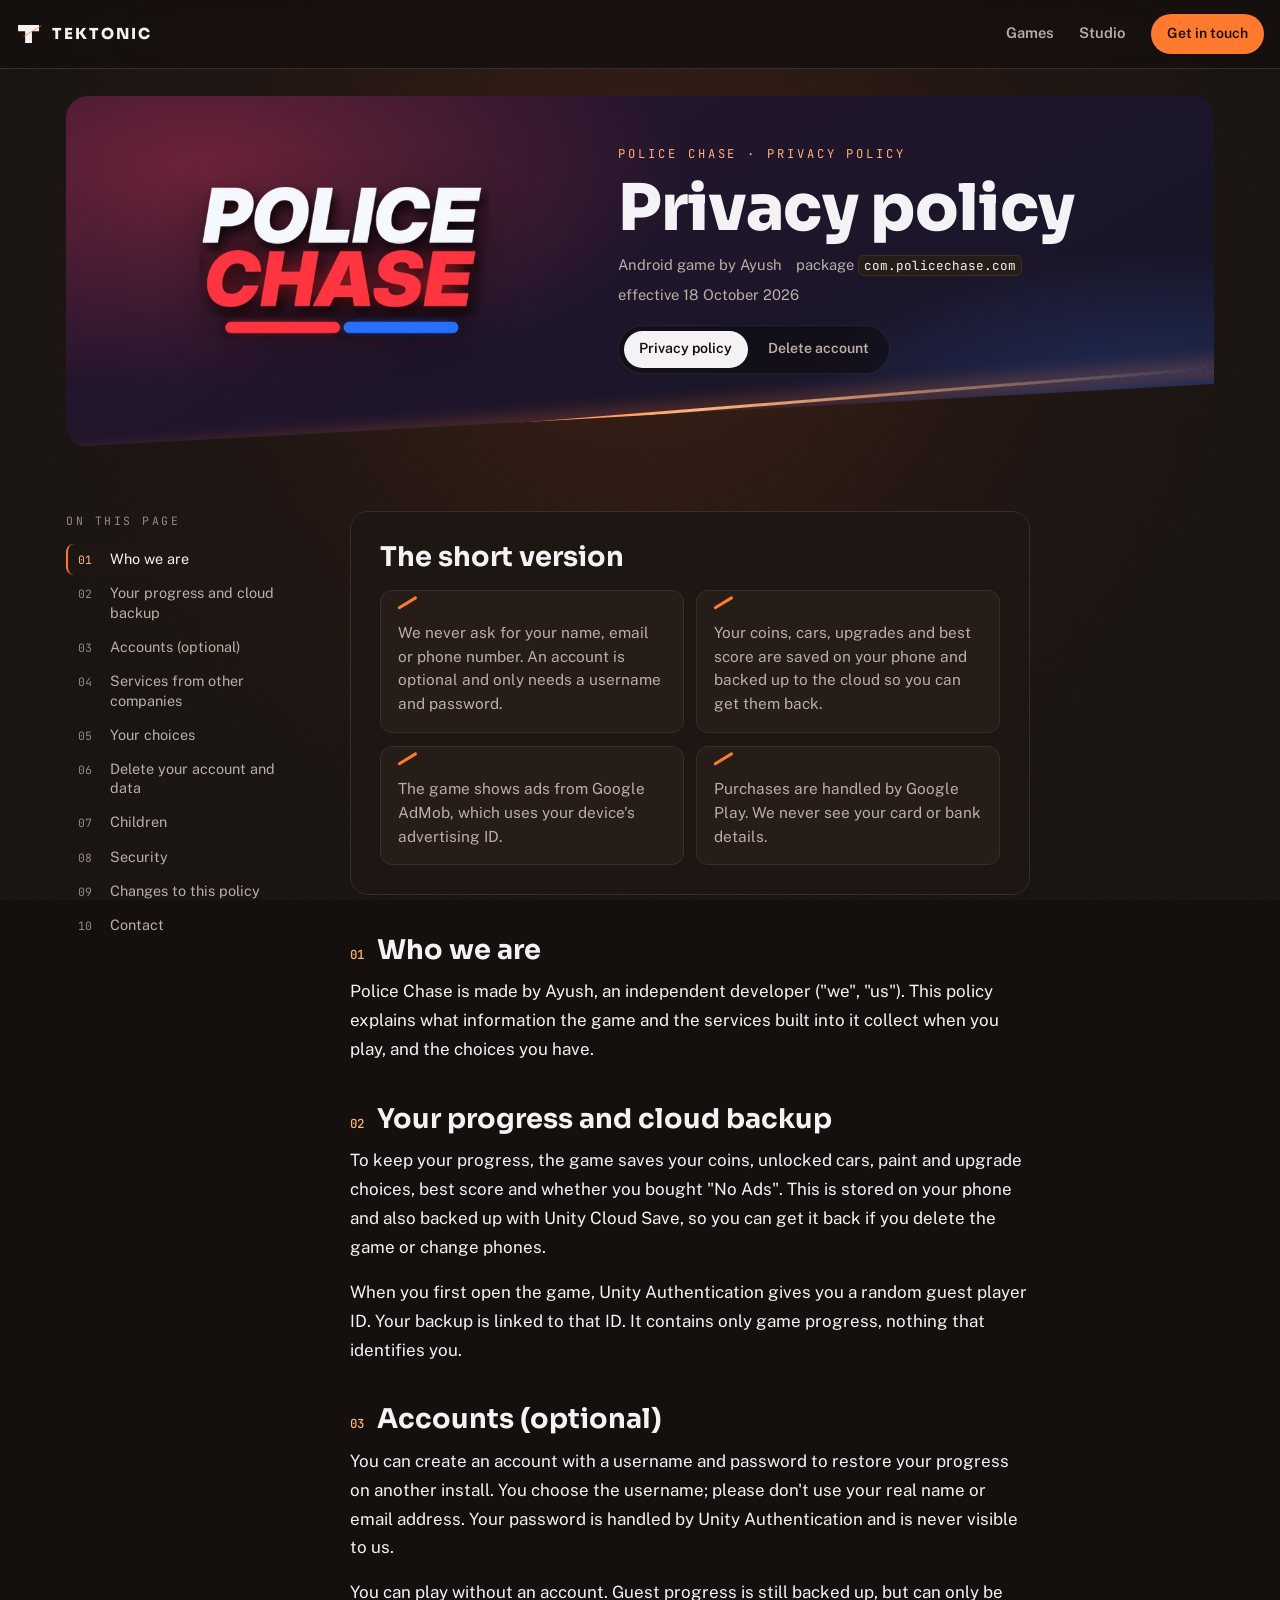
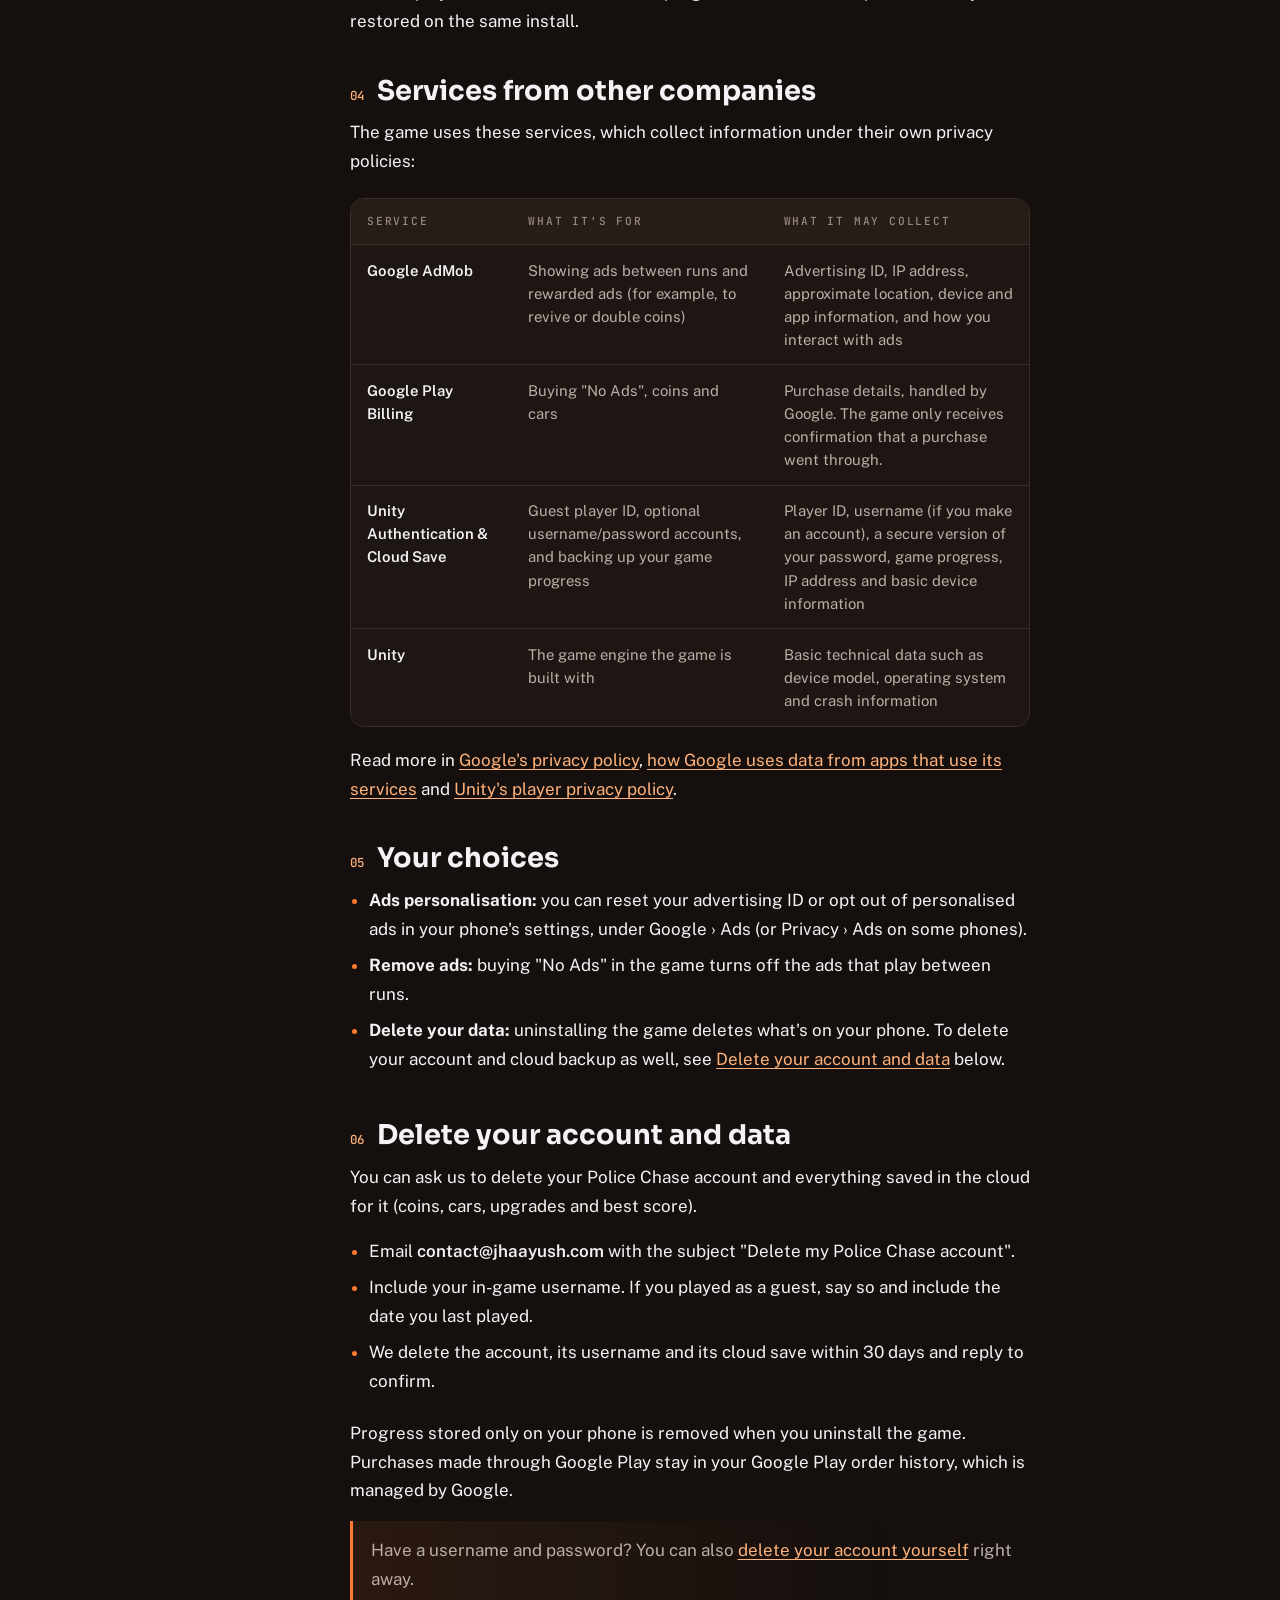
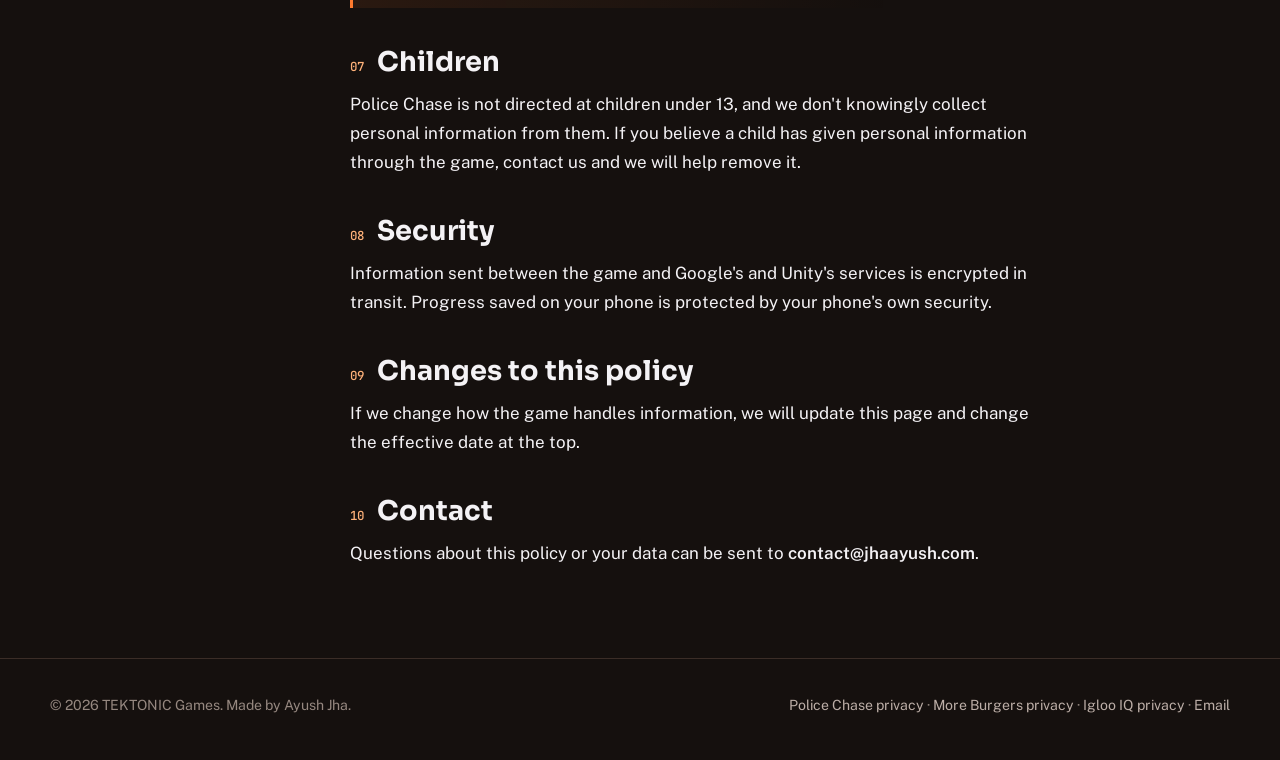
<file: policechase/index.html>
<!doctype html>
<html lang="en" class="no-js">
<head>
<meta charset="utf-8">
<meta name="viewport" content="width=device-width, initial-scale=1">
<title>Police Chase Privacy Policy</title>
<meta name="description" content="Privacy policy for the Police Chase Android game.">
<meta name="theme-color" content="#15100e">
<link rel="icon" href="data:image/svg+xml,%3Csvg xmlns='http://www.w3.org/2000/svg' viewBox='0 0 64 64'%3E%3Crect width='64' height='64' rx='14' fill='%2315100e'/%3E%3Cpath d='M12 16h40v12H39v22H27V28H12z' fill='%23f4f2f5'/%3E%3Cpath d='M24 41 54 22' stroke='%23ff7a2e' stroke-width='2.4'/%3E%3C/svg%3E">
<link rel="preconnect" href="https://fonts.googleapis.com">
<link rel="preconnect" href="https://fonts.gstatic.com" crossorigin>
<link rel="stylesheet" href="https://fonts.googleapis.com/css2?family=JetBrains+Mono:wght@500&family=Public+Sans:wght@400;600&family=Sora:wght@700;800&display=swap">
<link rel="stylesheet" href="/assets/legal.css">
</head>
<body class="g-pc">
<a class="skip" href="#main">Skip to content</a>
<div class="world" aria-hidden="true"><div class="glow"></div><div class="grain"></div></div>
<nav class="nav" aria-label="Main">
  <a class="brand" href="/" aria-label="TEKTONIC home">
    <svg viewBox="88 100 352 300" aria-hidden="true"><path d="M116 129H400V213H304V373H212V213H116Z" fill="#f4f2f5"/><path d="M190 284 430 138" stroke="#ff7a2e" stroke-width="10"/></svg>
    TEKTONIC
  </a>
  <ul>
    <li class="opt"><a href="/#games">Games</a></li>
    <li class="opt"><a href="/#studio">Studio</a></li>
    <li><a class="btn btn-hot" href="/#contact">Get in touch</a></li>
  </ul>
</nav>
<main id="main" tabindex="-1" class="page">
  <header class="plate rv">
    <img class="logo" src="/assets/pc-logo.webp" width="480" height="320" alt="Police Chase">
    <div class="head">
      <p class="eyebrow">Police Chase &middot; Privacy policy</p>
      <h1>Privacy policy</h1>
      <p class="meta"><span>Android game by Ayush</span><span>package <code>com.policechase.com</code></span><span>effective 18 October 2026</span></p>
      <nav class="switch" aria-label="Police Chase pages"><a href="/policechase/" aria-current="page">Privacy policy</a><a href="/policechase/delete-account/">Delete account</a></nav>
    </div>
  </header>
<div class="doc">
  <nav class="toc" aria-label="On this page">
    <p>On this page</p>
    <a href="#who"><span>01</span>Who we are</a>
    <a href="#progress"><span>02</span>Your progress and cloud backup</a>
    <a href="#accounts"><span>03</span>Accounts (optional)</a>
    <a href="#services"><span>04</span>Services from other companies</a>
    <a href="#choices"><span>05</span>Your choices</a>
    <a href="#delete-account"><span>06</span>Delete your account and data</a>
    <a href="#children"><span>07</span>Children</a>
    <a href="#security"><span>08</span>Security</a>
    <a href="#changes"><span>09</span>Changes to this policy</a>
    <a href="#contact"><span>10</span>Contact</a>
  </nav>
  <article>
    <div class="short rv">
      <h2>The short version</h2>
      <ul class="facts">
        <li>We never ask for your name, email or phone number. An account is optional and only needs a username and password.</li>
        <li>Your coins, cars, upgrades and best score are saved on your phone and backed up to the cloud so you can get them back.</li>
        <li>The game shows ads from Google AdMob, which uses your device's advertising ID.</li>
        <li>Purchases are handled by Google Play. We never see your card or bank details.</li>
      </ul>
    </div>

    <section id="who" class="rv">
    <h2><span class="n">01</span>Who we are</h2>
    <p>Police Chase is made by Ayush, an independent developer ("we", "us"). This policy explains what information the game and the services built into it collect when you play, and the choices you have.</p>
    </section>

    <section id="progress" class="rv">
    <h2><span class="n">02</span>Your progress and cloud backup</h2>
    <p>To keep your progress, the game saves your coins, unlocked cars, paint and upgrade choices, best score and whether you bought "No Ads". This is stored on your phone and also backed up with Unity Cloud Save, so you can get it back if you delete the game or change phones.</p>
    <p>When you first open the game, Unity Authentication gives you a random guest player ID. Your backup is linked to that ID. It contains only game progress, nothing that identifies you.</p>
    </section>

    <section id="accounts" class="rv">
    <h2><span class="n">03</span>Accounts (optional)</h2>
    <p>You can create an account with a username and password to restore your progress on another install. You choose the username; please don't use your real name or email address. Your password is handled by Unity Authentication and is never visible to us.</p>
    <p>You can play without an account. Guest progress is still backed up, but can only be restored on the same install.</p>
    </section>

    <section id="services" class="rv">
    <h2><span class="n">04</span>Services from other companies</h2>
    <p>The game uses these services, which collect information under their own privacy policies:</p>
    <div class="table-wrap">
      <table>
        <thead><tr><th>Service</th><th>What it's for</th><th>What it may collect</th></tr></thead>
        <tbody>
          <tr>
            <td><strong>Google AdMob</strong></td>
            <td>Showing ads between runs and rewarded ads (for example, to revive or double coins)</td>
            <td>Advertising ID, IP address, approximate location, device and app information, and how you interact with ads</td>
          </tr>
          <tr>
            <td><strong>Google Play Billing</strong></td>
            <td>Buying "No Ads", coins and cars</td>
            <td>Purchase details, handled by Google. The game only receives confirmation that a purchase went through.</td>
          </tr>
          <tr>
            <td><strong>Unity Authentication &amp; Cloud Save</strong></td>
            <td>Guest player ID, optional username/password accounts, and backing up your game progress</td>
            <td>Player ID, username (if you make an account), a secure version of your password, game progress, IP address and basic device information</td>
          </tr>
          <tr>
            <td><strong>Unity</strong></td>
            <td>The game engine the game is built with</td>
            <td>Basic technical data such as device model, operating system and crash information</td>
          </tr>
        </tbody>
      </table>
    </div>
    <p>Read more in <a href="https://policies.google.com/privacy" target="_blank" rel="noopener">Google's privacy policy</a>, <a href="https://policies.google.com/technologies/partner-sites" target="_blank" rel="noopener">how Google uses data from apps that use its services</a> and <a href="https://unity.com/legal/game-player-and-app-user-privacy-policy" target="_blank" rel="noopener">Unity's player privacy policy</a>.</p>
    </section>

    <section id="choices" class="rv">
    <h2><span class="n">05</span>Your choices</h2>
    <ul>
      <li><strong>Ads personalisation:</strong> you can reset your advertising ID or opt out of personalised ads in your phone's settings, under Google &rsaquo; Ads (or Privacy &rsaquo; Ads on some phones).</li>
      <li><strong>Remove ads:</strong> buying "No Ads" in the game turns off the ads that play between runs.</li>
      <li><strong>Delete your data:</strong> uninstalling the game deletes what's on your phone. To delete your account and cloud backup as well, see <a href="#delete-account">Delete your account and data</a> below.</li>
    </ul>
    </section>

    <section id="delete-account" class="rv">
    <h2><span class="n">06</span>Delete your account and data</h2>
    <p>You can ask us to delete your Police Chase account and everything saved in the cloud for it (coins, cars, upgrades and best score).</p>
    <ul>
      <li>Email <span class="contact">contact@jhaayush.com</span> with the subject "Delete my Police Chase account".</li>
      <li>Include your in-game username. If you played as a guest, say so and include the date you last played.</li>
      <li>We delete the account, its username and its cloud save within 30 days and reply to confirm.</li>
    </ul>
    <p>Progress stored only on your phone is removed when you uninstall the game. Purchases made through Google Play stay in your Google Play order history, which is managed by Google.</p>
    <p class="note">Have a username and password? You can also <a href="/policechase/delete-account/">delete your account yourself</a> right away.</p>
    </section>

    <section id="children" class="rv">
    <h2><span class="n">07</span>Children</h2>
    <p>Police Chase is not directed at children under 13, and we don't knowingly collect personal information from them. If you believe a child has given personal information through the game, contact us and we will help remove it.</p>
    </section>

    <section id="security" class="rv">
    <h2><span class="n">08</span>Security</h2>
    <p>Information sent between the game and Google's and Unity's services is encrypted in transit. Progress saved on your phone is protected by your phone's own security.</p>
    </section>

    <section id="changes" class="rv">
    <h2><span class="n">09</span>Changes to this policy</h2>
    <p>If we change how the game handles information, we will update this page and change the effective date at the top.</p>
    </section>

    <section id="contact" class="rv">
    <h2><span class="n">10</span>Contact</h2>
    <p>Questions about this policy or your data can be sent to <span class="contact">contact@jhaayush.com</span>.</p>
    </section>
  </article>
</div>
</main>
<footer>
  <div class="wrap">
    <span>&copy; 2026 TEKTONIC Games. Made by Ayush Jha.</span>
    <span><a href="/policechase/">Police Chase privacy</a> &middot; <a href="/moreburgers/">More Burgers privacy</a> &middot; <a href="/iglooiq/">Igloo IQ privacy</a> &middot; <a href="mailto:contact@jhaayush.com">Email</a></span>
  </div>
</footer>
<script src="/assets/legal.js" defer></script>
</body>
</html>
</file>
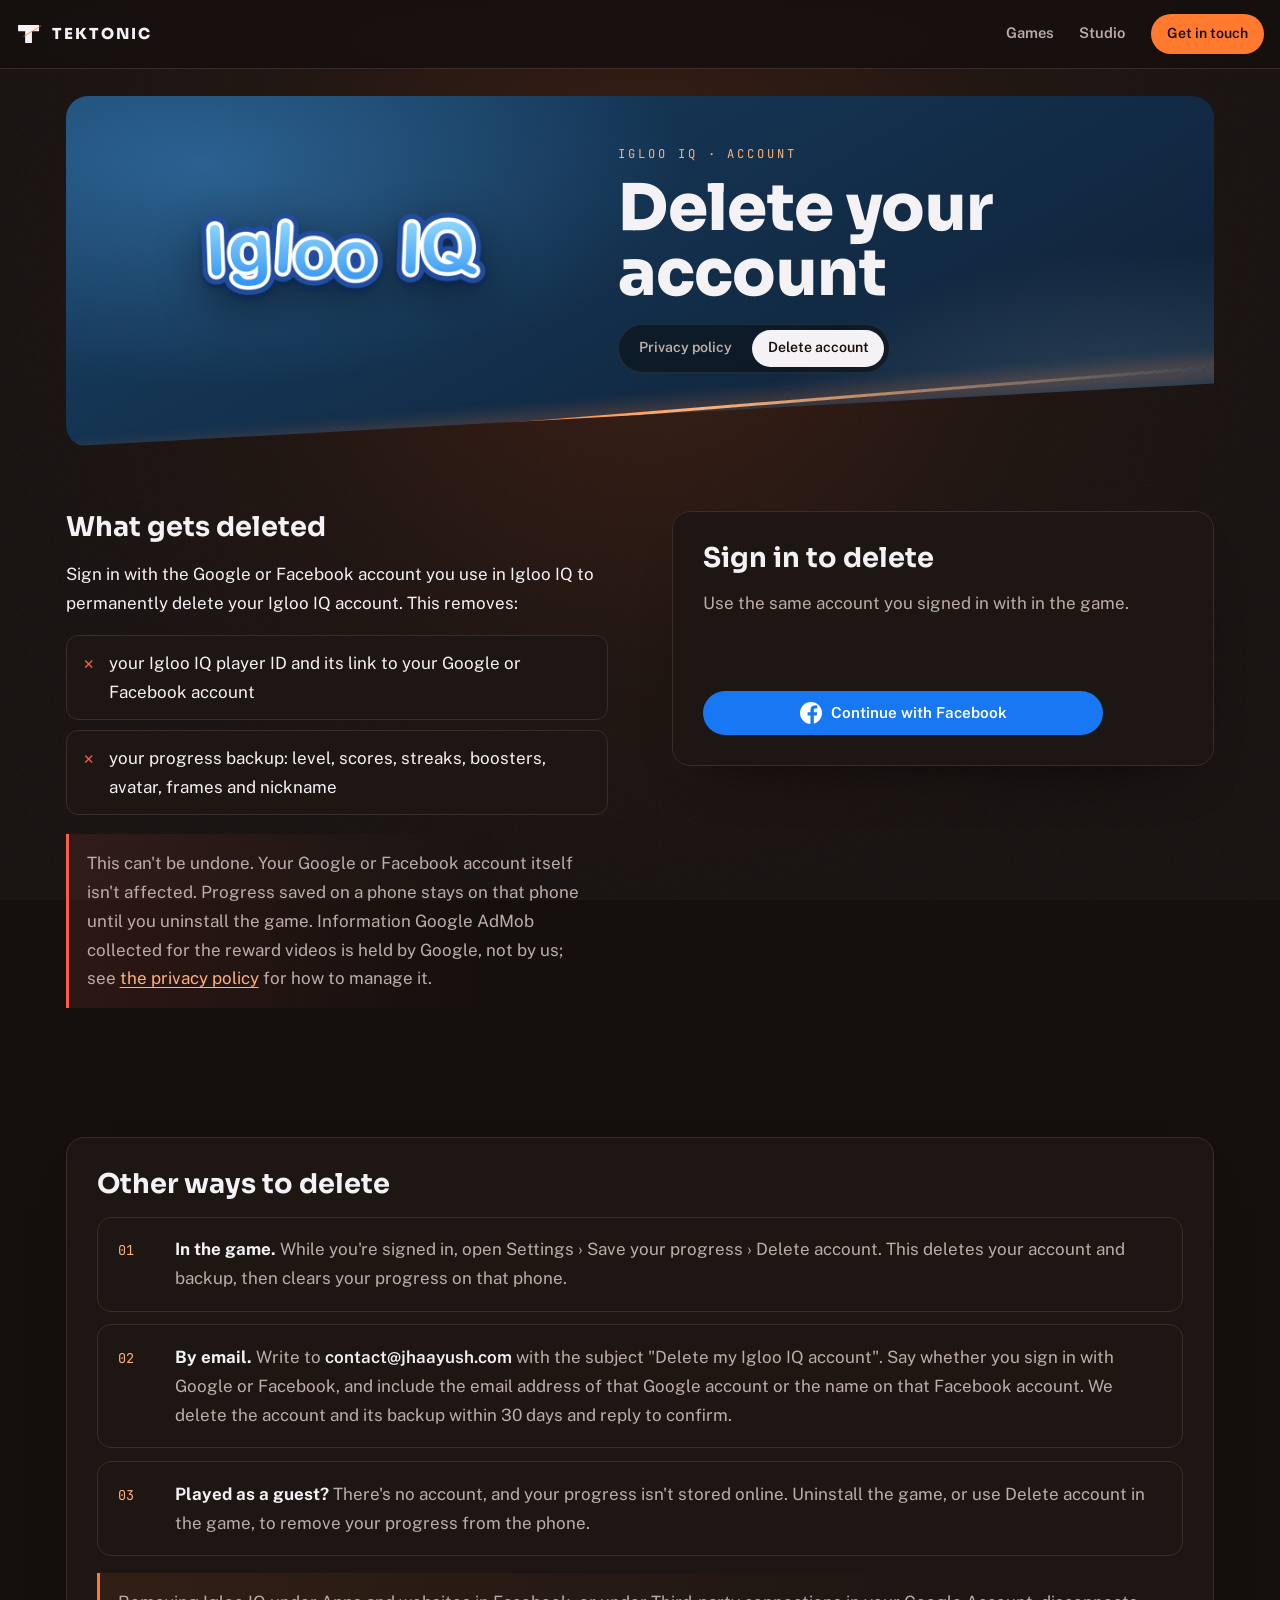
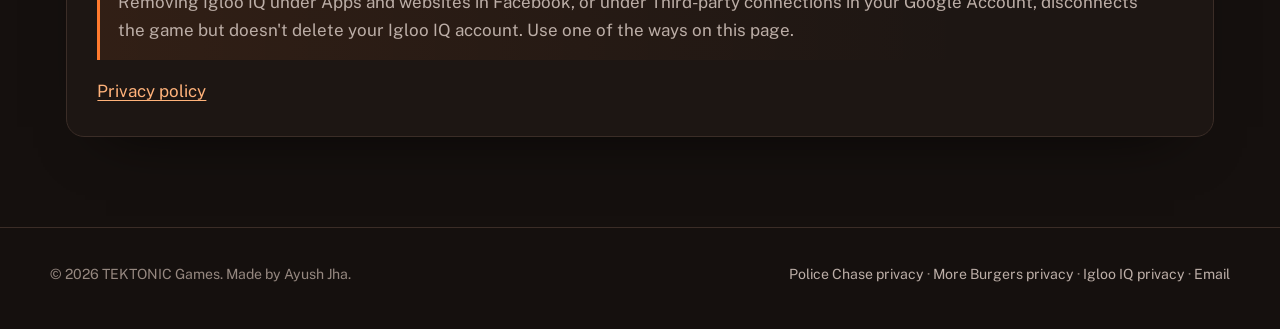
<file: iglooiq/delete-account/index.html>
<!doctype html>
<html lang="en" class="no-js">
<head>
<meta charset="utf-8">
<meta name="viewport" content="width=device-width, initial-scale=1">
<title>Delete Igloo IQ Account</title>
<meta name="description" content="Delete your Igloo IQ account and progress backup.">
<meta name="robots" content="noindex">
<meta name="theme-color" content="#15100e">
<link rel="icon" href="data:image/svg+xml,%3Csvg xmlns='http://www.w3.org/2000/svg' viewBox='0 0 64 64'%3E%3Crect width='64' height='64' rx='14' fill='%2315100e'/%3E%3Cpath d='M12 16h40v12H39v22H27V28H12z' fill='%23f4f2f5'/%3E%3Cpath d='M24 41 54 22' stroke='%23ff7a2e' stroke-width='2.4'/%3E%3C/svg%3E">
<link rel="preconnect" href="https://fonts.googleapis.com">
<link rel="preconnect" href="https://fonts.gstatic.com" crossorigin>
<link rel="stylesheet" href="https://fonts.googleapis.com/css2?family=JetBrains+Mono:wght@500&family=Public+Sans:wght@400;600&family=Sora:wght@700;800&display=swap">
<link rel="stylesheet" href="/assets/legal.css">
<style>
  [hidden]{display:none!important}
  .signin{display:grid;gap:.9rem}
  .signin h2{margin-bottom:0}
  .signin p{margin:0}
  .gbtn{min-height:44px;width:100%;max-width:400px}
  .fb{display:flex;align-items:center;justify-content:center;gap:.6rem;width:100%;max-width:400px;min-height:44px;padding:.55rem 1.1rem;border:0;border-radius:999px;
    background:#1877f2;color:#fff;font:inherit;font-weight:600;font-size:.95rem;cursor:pointer;transition:transform .3s var(--out),box-shadow .3s var(--out)}
  .fb:hover{transform:translateY(-2px);box-shadow:0 10px 30px -8px rgba(24,119,242,.6)}
  .fb:disabled{opacity:.6;cursor:progress;transform:none;box-shadow:none}
  .fb svg{width:22px;height:22px;flex:none}
  .who{margin:0;padding:.85rem 1rem;border-radius:12px;background:var(--bg3);border:1px solid var(--line);color:var(--muted);overflow-wrap:anywhere}
  .who strong{color:var(--fg)}
  .plain{justify-self:center;background:none;border:0;padding:.5rem .2rem;min-height:44px;color:var(--muted);font:inherit;font-size:.92rem;text-decoration:underline;text-underline-offset:3px;cursor:pointer}
  .plain:hover{color:var(--fg)}
  .card .msg{margin-top:1rem}
</style>
</head>
<body class="g-iq">
<a class="skip" href="#main">Skip to content</a>
<div class="world" aria-hidden="true"><div class="glow"></div><div class="grain"></div></div>
<nav class="nav" aria-label="Main">
  <a class="brand" href="/" aria-label="TEKTONIC home">
    <svg viewBox="88 100 352 300" aria-hidden="true"><path d="M116 129H400V213H304V373H212V213H116Z" fill="#f4f2f5"/><path d="M190 284 430 138" stroke="#ff7a2e" stroke-width="10"/></svg>
    TEKTONIC
  </a>
  <ul>
    <li class="opt"><a href="/#games">Games</a></li>
    <li class="opt"><a href="/#studio">Studio</a></li>
    <li><a class="btn btn-hot" href="/#contact">Get in touch</a></li>
  </ul>
</nav>
<main id="main" tabindex="-1" class="page">
  <header class="plate rv">
    <img class="logo" src="/assets/iq-logo.png" width="720" height="262" alt="Igloo IQ">
    <div class="head">
      <p class="eyebrow">Igloo IQ &middot; Account</p>
      <h1>Delete your account</h1>
      <nav class="switch" aria-label="Igloo IQ pages"><a href="/iglooiq/">Privacy policy</a><a href="/iglooiq/delete-account/" aria-current="page">Delete account</a></nav>
    </div>
  </header>
<div class="doc solo">
  <div class="split">
    <section class="rv">
      <h2>What gets deleted</h2>
      <p>Sign in with the Google or Facebook account you use in Igloo IQ to permanently delete your Igloo IQ account. This removes:</p>
      <ul class="removes">
        <li>your Igloo IQ player ID and its link to your Google or Facebook account</li>
        <li>your progress backup: level, scores, streaks, boosters, avatar, frames and nickname</li>
      </ul>
      <p class="note warn">This can't be undone. Your Google or Facebook account itself isn't affected. Progress saved on a phone stays on that phone until you uninstall the game. Information Google AdMob collected for the reward videos is held by Google, not by us; see <a href="/iglooiq/#ads">the privacy policy</a> for how to manage it.</p>
    </section>

    <div class="card rv">
      <div id="pick" class="signin">
        <h2>Sign in to delete</h2>
        <p class="muted">Use the same account you signed in with in the game.</p>
        <div id="gbtn" class="gbtn"></div>
        <button type="button" id="fb" class="fb">
          <svg viewBox="0 0 24 24" aria-hidden="true"><circle cx="12" cy="12" r="12" fill="#fff"/><path d="M15.1 24v-9.3h3.1l.5-3.6h-3.6V8.8c0-1 .3-1.8 1.8-1.8h1.9V3.8c-.3 0-1.5-.1-2.8-.1-2.8 0-4.6 1.7-4.6 4.8v2.6H8.3v3.6h3.1V24z" fill="#1877f2"/></svg>
          Continue with Facebook
        </button>
        <noscript><p class="note">Signing in here needs JavaScript. You can still delete your account in the game or by email (see below).</p></noscript>
      </div>

      <form id="sure" hidden novalidate>
        <h2>Delete this account?</h2>
        <p class="who" id="who"></p>
        <label class="check">
          <input type="checkbox" id="confirm">
          <span>I understand my Igloo IQ account and progress backup will be deleted forever.</span>
        </label>
        <button type="submit" id="go" class="btn danger">Delete my account</button>
        <button type="button" id="other" class="plain">Use a different account</button>
      </form>

      <div class="msg" id="msg" role="status" aria-live="polite"></div>

      <div class="done" id="done">
        <div class="tick" aria-hidden="true">&#10003;</div>
        <h2>Account deleted</h2>
        <p>Your Igloo IQ account and its progress backup have been deleted.</p>
        <p class="muted" id="unlinked" hidden></p>
        <p class="muted">Progress saved on a phone stays there until you uninstall the game. Signing in again in the game starts a new account.</p>
      </div>
    </div>
  </div>

  <section class="card rv" style="margin-top:clamp(2rem,5vw,3rem)">
    <h2>Other ways to delete</h2>
    <ol class="steps">
      <li><span><strong>In the game.</strong> While you're signed in, open Settings &rsaquo; Save your progress &rsaquo; Delete account. This deletes your account and backup, then clears your progress on that phone.</span></li>
      <li><span><strong>By email.</strong> Write to <span class="contact">contact@jhaayush.com</span> with the subject "Delete my Igloo IQ account". Say whether you sign in with Google or Facebook, and include the email address of that Google account or the name on that Facebook account. We delete the account and its backup within 30 days and reply to confirm.</span></li>
      <li><span><strong>Played as a guest?</strong> There's no account, and your progress isn't stored online. Uninstall the game, or use Delete account in the game, to remove your progress from the phone.</span></li>
    </ol>
    <p class="note">Removing Igloo IQ under Apps and websites in Facebook, or under Third-party connections in your Google Account, disconnects the game but doesn't delete your Igloo IQ account. Use one of the ways on this page.</p>
    <p class="muted" style="margin:1rem 0 0"><a href="/iglooiq/">Privacy policy</a></p>
  </section>
</div>
</main>
<footer>
  <div class="wrap">
    <span>&copy; 2026 TEKTONIC Games. Made by Ayush Jha.</span>
    <span><a href="/policechase/">Police Chase privacy</a> &middot; <a href="/moreburgers/">More Burgers privacy</a> &middot; <a href="/iglooiq/">Igloo IQ privacy</a> &middot; <a href="mailto:contact@jhaayush.com">Email</a></span>
  </div>
</footer>
<script src="/assets/legal.js" defer></script>
<script>
(function () {
  // the same IDs as GameConfig in the game: Unity project, Google web client, Meta app
  var PROJECT = "9e17bdd2-85d5-47cb-9ca1-dd77010d9cf9";
  var GOOGLE_CLIENT = "1032003339974-c9ubm37fq4qmorbi3ik27oad1mobu1nd.apps.googleusercontent.com";
  var FACEBOOK_APP = "1085343357874200";
  var AUTH = "https://player-auth.services.api.unity.com/v1";
  var SAVE = "https://cloud-save.services.api.unity.com/v1/data/projects/" + PROJECT + "/players/";

  function $(id) { return document.getElementById(id); }
  var pick = $("pick"), sure = $("sure"), msg = $("msg"), go = $("go"), fb = $("fb");
  var session = null;   // { token, player, provider, sub }
  var fbReady = false;

  function show(text, kind) { msg.textContent = text; msg.className = "msg show " + (kind || "err"); }
  function clear() { msg.textContent = ""; msg.className = "msg"; }
  function headers(token) {
    var h = { "Content-Type": "application/json", "ProjectId": PROJECT, "UnityEnvironment": "production" };
    if (token) h.Authorization = "Bearer " + token;
    return h;
  }

  // reads the email and account ID out of Google's sign-in token (only to show which account this is)
  function claims(jwt) {
    try {
      var part = jwt.split(".")[1].replace(/-/g, "+").replace(/_/g, "/");
      while (part.length % 4) part += "=";
      var bytes = atob(part);
      try { bytes = new TextDecoder().decode(Uint8Array.from(bytes, function (ch) { return ch.charCodeAt(0); })); } catch (_) {}
      return JSON.parse(bytes);
    } catch (_) { return {}; }
  }

  // finds the Igloo IQ account for this Google or Facebook token, without ever creating one
  async function findAccount(provider, token, label) {
    fb.disabled = true;
    show("Looking for your Igloo IQ account...", "info");
    try {
      var r = await fetch(AUTH + "/authentication/external-token/" + provider, {
        method: "POST", headers: headers(), body: JSON.stringify({ idProvider: provider, token: token, signInOnly: true })
      });
      if (!r.ok) {
        var body = "";
        try { body = await r.text(); } catch (_) {}
        if (r.status === 404 || /not.?found/i.test(body)) {
          show("There's no Igloo IQ account for this " + label + " account. If you signed in with a different account in the game, try that one. If you played as a guest, nothing is stored online.");
        } else {
          show("Couldn't sign in to Igloo IQ (error " + r.status + "). Please try again later, or email contact@jhaayush.com.");
        }
        return null;
      }
      var s = await r.json();
      var player = s.userId || (s.user && s.user.id);
      if (!s.idToken || !player) { show("Something went wrong signing in. Please try again, or email contact@jhaayush.com."); return null; }
      return { token: s.idToken, player: player };
    } catch (_) {
      show("Couldn't connect. Check your internet and try again, or email contact@jhaayush.com.");
      return null;
    } finally {
      fb.disabled = false;
    }
  }

  function ready(s, provider, label, name) {
    session = s; session.provider = provider;
    var who = $("who");
    who.textContent = "";
    who.appendChild(document.createTextNode("Signed in with "));
    var p = document.createElement("strong"); p.textContent = label; who.appendChild(p);
    if (name) {
      who.appendChild(document.createTextNode(" as "));
      var n = document.createElement("strong"); n.textContent = name; who.appendChild(n);
    }
    who.appendChild(document.createTextNode("."));
    $("confirm").checked = false;
    clear();
    pick.hidden = true;
    sure.hidden = false;
    $("confirm").focus();
  }

  // ---- Google: Google's own button hands back an ID token for the game's web client
  function onGoogle(response) {
    var token = response && response.credential;
    if (!token) { show("Google sign-in didn't finish. Please try again."); return; }
    var c = claims(token);
    findAccount("google.com", token, "Google").then(function (s) {
      if (!s) return;
      s.sub = c.sub;
      ready(s, "google", "Google", c.email || null);
    });
  }

  window.onGoogleLibraryLoad = function () {
    try {
      google.accounts.id.initialize({ client_id: GOOGLE_CLIENT, callback: onGoogle, auto_select: false, ux_mode: "popup" });
      var slot = $("gbtn");
      google.accounts.id.renderButton(slot, {
        type: "standard", theme: "outline", size: "large", text: "signin_with", shape: "pill", logo_alignment: "left",
        width: Math.max(200, Math.min(400, Math.floor(slot.clientWidth || 320)))
      });
    } catch (_) { googleMissing(); }
  };
  function googleMissing() {
    var slot = $("gbtn");
    if (slot.childElementCount) return;
    slot.className = "note";
    slot.textContent = "Google sign-in couldn't load. Check your connection or turn off content blockers for this page, or use another way below.";
  }
  setTimeout(function () { if (!window.google || !google.accounts) googleMissing(); }, 10000);

  // ---- Facebook: the JS SDK's login dialog hands back an access token for the game's Meta app
  window.fbAsyncInit = function () {
    FB.init({ appId: FACEBOOK_APP, cookie: false, xfbml: false, version: "v23.0" });
    fbReady = true;
  };
  fb.addEventListener("click", function () {
    if (!fbReady || !window.FB) { show("Facebook sign-in is still loading. Try again in a moment, or use another way below."); return; }
    clear();
    FB.login(function (response) {
      var auth = response && response.authResponse;
      if (!auth || !auth.accessToken) { show("Facebook sign-in didn't finish. Please try again."); return; }
      var token = auth.accessToken;
      findAccount("facebook.com", token, "Facebook").then(function (s) {
        if (!s) return;
        FB.api("/me", { fields: "name", access_token: token }, function (me) {
          ready(s, "facebook", "Facebook", me && !me.error && me.name ? me.name : null);
        });
      });
    }, { scope: "public_profile" });
  });

  $("other").addEventListener("click", function () {
    session = null;
    clear();
    sure.hidden = true;
    pick.hidden = false;
    try { google.accounts.id.disableAutoSelect(); } catch (_) {}
  });

  // ---- delete: the backup first, then the account (as the game does)
  sure.addEventListener("submit", async function (e) {
    e.preventDefault();
    if (!session) return;
    if (!$("confirm").checked) { show("Tick the box to confirm you want to delete your account."); return; }
    go.disabled = true;
    go.textContent = "Deleting...";
    try {
      show("Deleting your progress backup...", "info");
      try {
        await fetch(SAVE + encodeURIComponent(session.player) + "/items", { method: "DELETE", headers: headers(session.token) });
      } catch (_) { /* deleting the account below also removes the player's data */ }

      show("Deleting your account...", "info");
      var d = await fetch(AUTH + "/users/" + encodeURIComponent(session.player), { method: "DELETE", headers: headers(session.token) });
      if (!d.ok && d.status !== 404) {
        show("Couldn't delete the account (error " + d.status + "). Please try again, or email contact@jhaayush.com.");
        return;
      }
      var gone = session; session = null;
      clear();
      sure.hidden = true;
      $("done").className = "done show";
      disconnect(gone);
    } catch (_) {
      show("Couldn't connect. Check your internet and try again, or email contact@jhaayush.com.");
    } finally {
      go.disabled = false;
      go.textContent = "Delete my account";
    }
  });

  // also removes Igloo IQ from the player's Google or Facebook connections (best effort)
  function disconnect(s) {
    function said(text) { var p = $("unlinked"); p.textContent = text; p.hidden = false; }
    try {
      if (s.provider === "google" && s.sub) {
        google.accounts.id.revoke(s.sub, function (r) { if (r && r.successful) said("Igloo IQ has also been removed from your Google account's connections."); });
      } else if (s.provider === "facebook") {
        FB.api("/me/permissions", "delete", function (r) { if (r && r.success) said("Igloo IQ has also been removed from your Facebook apps."); });
      }
    } catch (_) {}
  }
})();
</script>
<script src="https://accounts.google.com/gsi/client" async></script>
<script async crossorigin="anonymous" src="https://connect.facebook.net/en_US/sdk.js"></script>
</body>
</html>
</file>
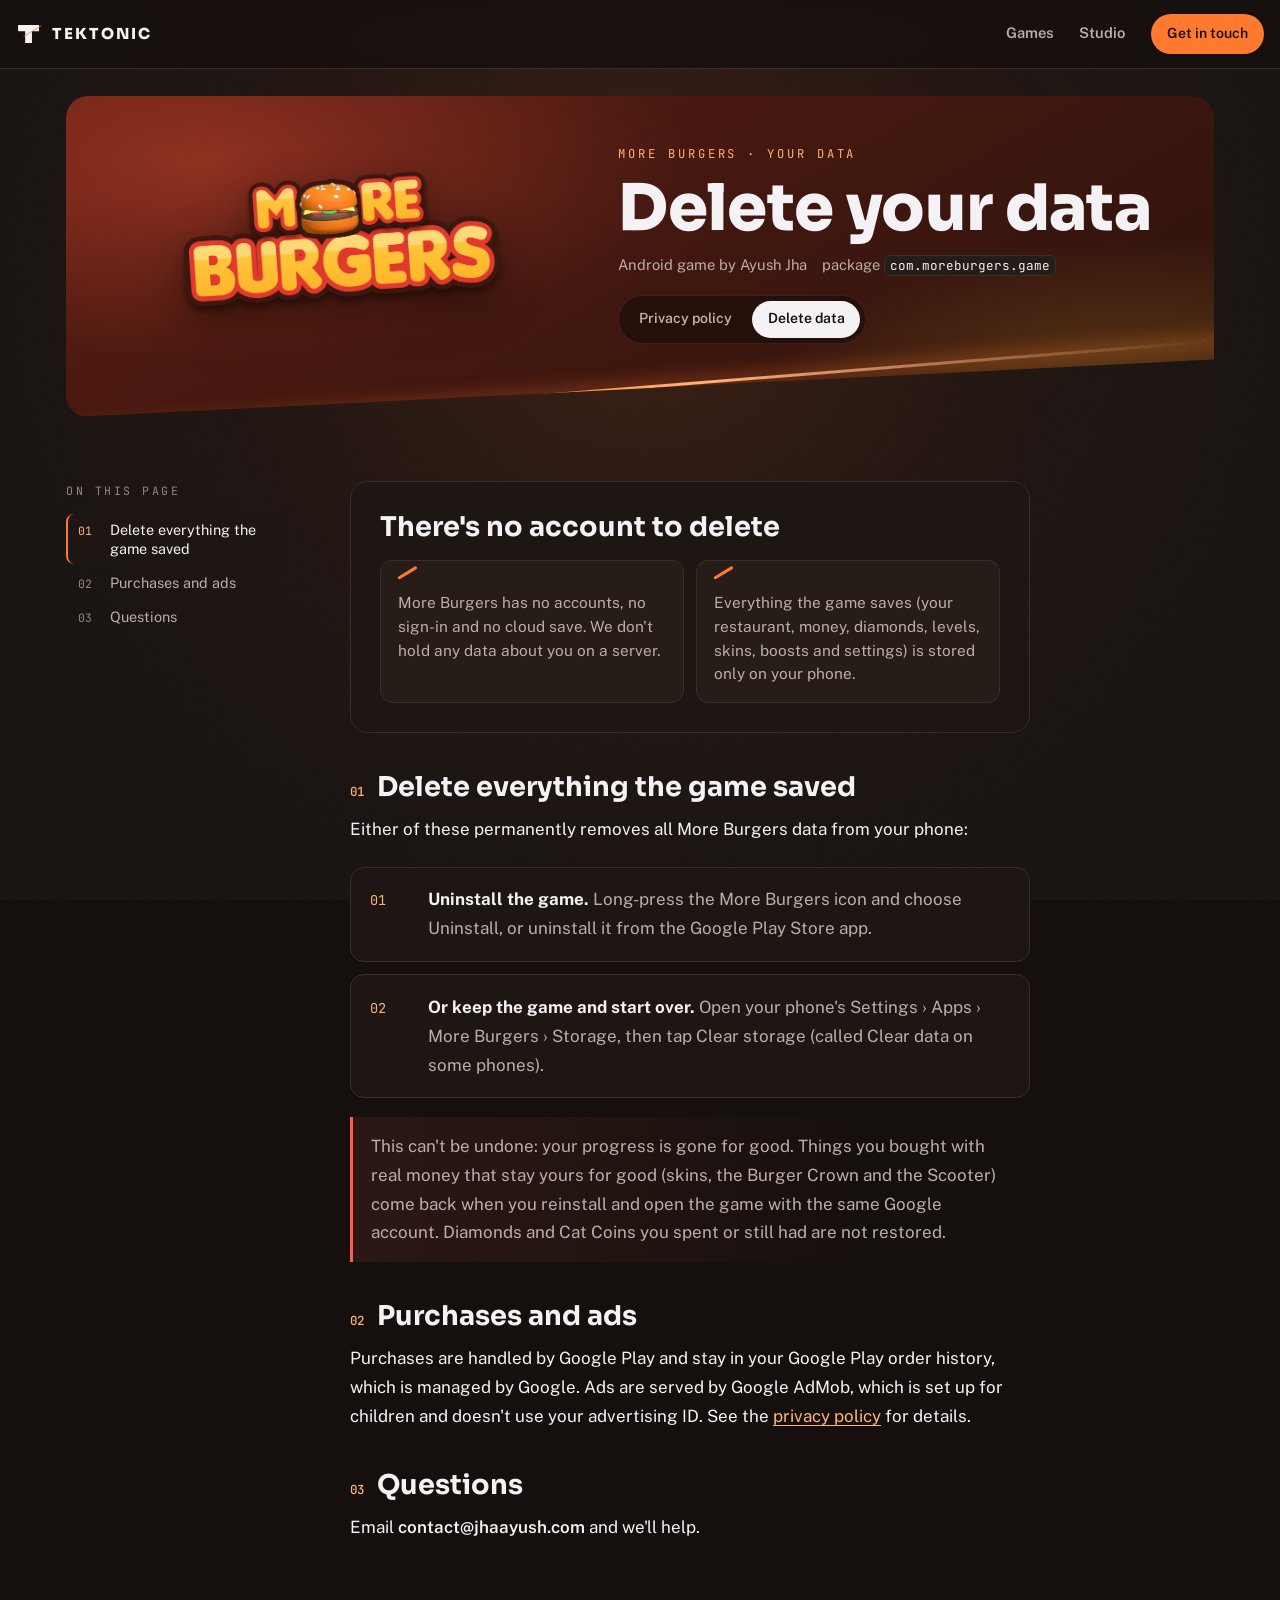
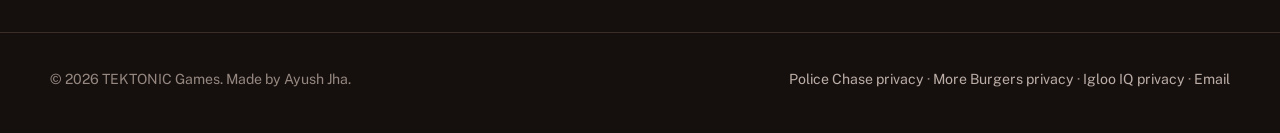
<file: moreburgers/delete-account/index.html>
<!doctype html>
<html lang="en" class="no-js">
<head>
<meta charset="utf-8">
<meta name="viewport" content="width=device-width, initial-scale=1">
<title>Delete your More Burgers data</title>
<meta name="description" content="How to delete your More Burgers data.">
<meta name="theme-color" content="#15100e">
<link rel="icon" href="data:image/svg+xml,%3Csvg xmlns='http://www.w3.org/2000/svg' viewBox='0 0 64 64'%3E%3Crect width='64' height='64' rx='14' fill='%2315100e'/%3E%3Cpath d='M12 16h40v12H39v22H27V28H12z' fill='%23f4f2f5'/%3E%3Cpath d='M24 41 54 22' stroke='%23ff7a2e' stroke-width='2.4'/%3E%3C/svg%3E">
<link rel="preconnect" href="https://fonts.googleapis.com">
<link rel="preconnect" href="https://fonts.gstatic.com" crossorigin>
<link rel="stylesheet" href="https://fonts.googleapis.com/css2?family=JetBrains+Mono:wght@500&family=Public+Sans:wght@400;600&family=Sora:wght@700;800&display=swap">
<link rel="stylesheet" href="/assets/legal.css">
</head>
<body class="g-mb">
<a class="skip" href="#main">Skip to content</a>
<div class="world" aria-hidden="true"><div class="glow"></div><div class="grain"></div></div>
<nav class="nav" aria-label="Main">
  <a class="brand" href="/" aria-label="TEKTONIC home">
    <svg viewBox="88 100 352 300" aria-hidden="true"><path d="M116 129H400V213H304V373H212V213H116Z" fill="#f4f2f5"/><path d="M190 284 430 138" stroke="#ff7a2e" stroke-width="10"/></svg>
    TEKTONIC
  </a>
  <ul>
    <li class="opt"><a href="/#games">Games</a></li>
    <li class="opt"><a href="/#studio">Studio</a></li>
    <li><a class="btn btn-hot" href="/#contact">Get in touch</a></li>
  </ul>
</nav>
<main id="main" tabindex="-1" class="page">
  <header class="plate rv">
    <img class="logo" src="/assets/mb-logo.webp" width="720" height="323" alt="More Burgers">
    <div class="head">
      <p class="eyebrow">More Burgers &middot; Your data</p>
      <h1>Delete your data</h1>
      <p class="meta"><span>Android game by Ayush Jha</span><span>package <code>com.moreburgers.game</code></span></p>
      <nav class="switch" aria-label="More Burgers pages"><a href="/moreburgers/">Privacy policy</a><a href="/moreburgers/delete-account/" aria-current="page">Delete data</a></nav>
    </div>
  </header>
<div class="doc">
  <nav class="toc" aria-label="On this page">
    <p>On this page</p>
    <a href="#delete"><span>01</span>Delete everything the game saved</a>
    <a href="#purchases"><span>02</span>Purchases and ads</a>
    <a href="#questions"><span>03</span>Questions</a>
  </nav>
  <article>
    <div class="short rv">
      <h2>There's no account to delete</h2>
      <ul class="facts">
        <li>More Burgers has no accounts, no sign-in and no cloud save. We don't hold any data about you on a server.</li>
        <li>Everything the game saves (your restaurant, money, diamonds, levels, skins, boosts and settings) is stored only on your phone.</li>
      </ul>
    </div>

    <section id="delete" class="rv">
    <h2><span class="n">01</span>Delete everything the game saved</h2>
    <p>Either of these permanently removes all More Burgers data from your phone:</p>
    <ol class="steps">
      <li><span><strong>Uninstall the game.</strong> Long-press the More Burgers icon and choose Uninstall, or uninstall it from the Google Play Store app.</span></li>
      <li><span><strong>Or keep the game and start over.</strong> Open your phone's Settings &rsaquo; Apps &rsaquo; More Burgers &rsaquo; Storage, then tap Clear storage (called Clear data on some phones).</span></li>
    </ol>
    <p class="note warn">This can't be undone: your progress is gone for good. Things you bought with real money that stay yours for good (skins, the Burger Crown and the Scooter) come back when you reinstall and open the game with the same Google account. Diamonds and Cat Coins you spent or still had are not restored.</p>
    </section>

    <section id="purchases" class="rv">
    <h2><span class="n">02</span>Purchases and ads</h2>
    <p>Purchases are handled by Google Play and stay in your Google Play order history, which is managed by Google. Ads are served by Google AdMob, which is set up for children and doesn't use your advertising ID. See the <a href="/moreburgers/">privacy policy</a> for details.</p>
    </section>

    <section id="questions" class="rv">
    <h2><span class="n">03</span>Questions</h2>
    <p>Email <span class="contact">contact@jhaayush.com</span> and we'll help.</p>
    </section>
  </article>
</div>
</main>
<footer>
  <div class="wrap">
    <span>&copy; 2026 TEKTONIC Games. Made by Ayush Jha.</span>
    <span><a href="/policechase/">Police Chase privacy</a> &middot; <a href="/moreburgers/">More Burgers privacy</a> &middot; <a href="/iglooiq/">Igloo IQ privacy</a> &middot; <a href="mailto:contact@jhaayush.com">Email</a></span>
  </div>
</footer>
<script src="/assets/legal.js" defer></script>
</body>
</html>
</file>
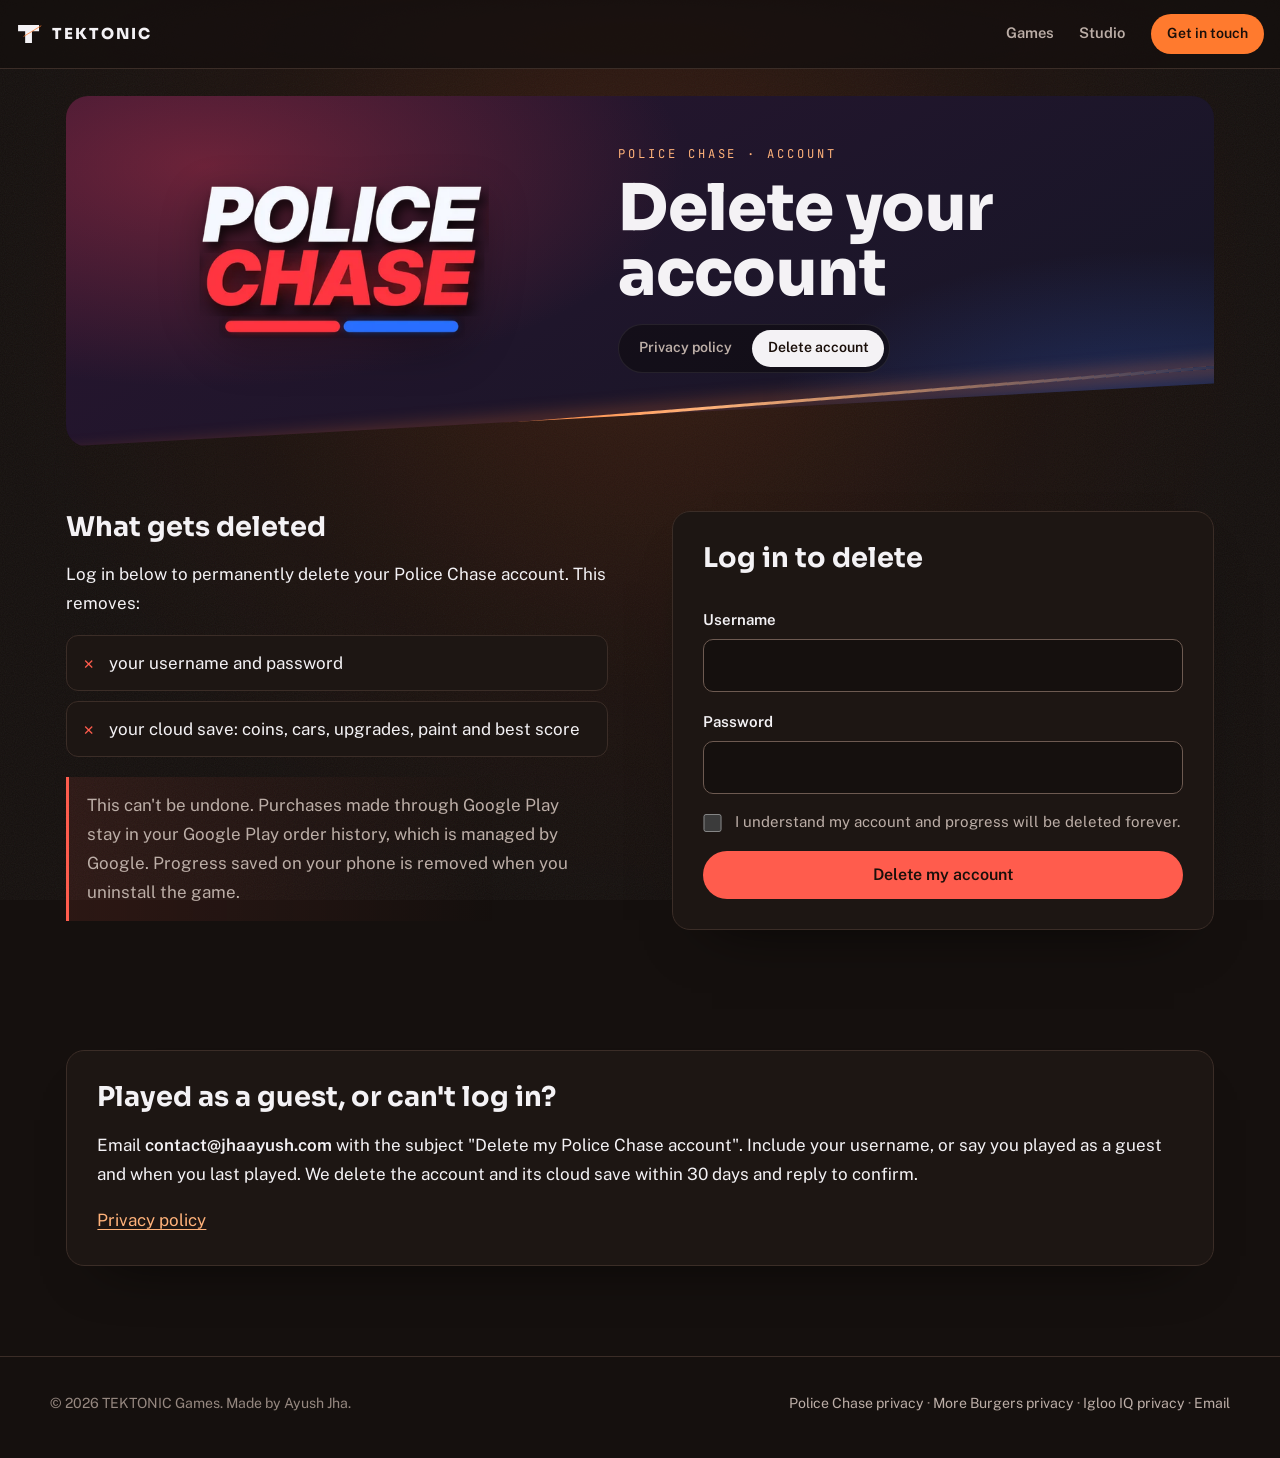
<file: policechase/delete-account/index.html>
<!doctype html>
<html lang="en" class="no-js">
<head>
<meta charset="utf-8">
<meta name="viewport" content="width=device-width, initial-scale=1">
<title>Delete Police Chase Account</title>
<meta name="description" content="Delete your Police Chase account and cloud save.">
<meta name="robots" content="noindex">
<meta name="theme-color" content="#15100e">
<link rel="icon" href="data:image/svg+xml,%3Csvg xmlns='http://www.w3.org/2000/svg' viewBox='0 0 64 64'%3E%3Crect width='64' height='64' rx='14' fill='%2315100e'/%3E%3Cpath d='M12 16h40v12H39v22H27V28H12z' fill='%23f4f2f5'/%3E%3Cpath d='M24 41 54 22' stroke='%23ff7a2e' stroke-width='2.4'/%3E%3C/svg%3E">
<link rel="preconnect" href="https://fonts.googleapis.com">
<link rel="preconnect" href="https://fonts.gstatic.com" crossorigin>
<link rel="stylesheet" href="https://fonts.googleapis.com/css2?family=JetBrains+Mono:wght@500&family=Public+Sans:wght@400;600&family=Sora:wght@700;800&display=swap">
<link rel="stylesheet" href="/assets/legal.css">
</head>
<body class="g-pc">
<a class="skip" href="#main">Skip to content</a>
<div class="world" aria-hidden="true"><div class="glow"></div><div class="grain"></div></div>
<nav class="nav" aria-label="Main">
  <a class="brand" href="/" aria-label="TEKTONIC home">
    <svg viewBox="88 100 352 300" aria-hidden="true"><path d="M116 129H400V213H304V373H212V213H116Z" fill="#f4f2f5"/><path d="M190 284 430 138" stroke="#ff7a2e" stroke-width="10"/></svg>
    TEKTONIC
  </a>
  <ul>
    <li class="opt"><a href="/#games">Games</a></li>
    <li class="opt"><a href="/#studio">Studio</a></li>
    <li><a class="btn btn-hot" href="/#contact">Get in touch</a></li>
  </ul>
</nav>
<main id="main" tabindex="-1" class="page">
  <header class="plate rv">
    <img class="logo" src="/assets/pc-logo.webp" width="480" height="320" alt="Police Chase">
    <div class="head">
      <p class="eyebrow">Police Chase &middot; Account</p>
      <h1>Delete your account</h1>
      
      <nav class="switch" aria-label="Police Chase pages"><a href="/policechase/">Privacy policy</a><a href="/policechase/delete-account/" aria-current="page">Delete account</a></nav>
    </div>
  </header>
<div class="doc solo">
  <div class="split">
    <section class="rv">
      <h2>What gets deleted</h2>
      <p>Log in below to permanently delete your Police Chase account. This removes:</p>
      <ul class="removes">
        <li>your username and password</li>
        <li>your cloud save: coins, cars, upgrades, paint and best score</li>
      </ul>
      <p class="note warn">This can't be undone. Purchases made through Google Play stay in your Google Play order history, which is managed by Google. Progress saved on your phone is removed when you uninstall the game.</p>
    </section>

    <div class="card rv">
      <form id="form" novalidate>
        <h2>Log in to delete</h2>
        <label>Username
          <input type="text" id="user" autocomplete="username" autocapitalize="none" spellcheck="false" maxlength="20" required>
        </label>
        <label>Password
          <input type="password" id="pass" autocomplete="current-password" maxlength="30" required>
        </label>
        <label class="check">
          <input type="checkbox" id="confirm">
          <span>I understand my account and progress will be deleted forever.</span>
        </label>
        <div class="msg" id="msg" role="status" aria-live="polite"></div>
        <button type="submit" id="go" class="btn danger">Delete my account</button>
      </form>

      <div class="done" id="done">
        <div class="tick" aria-hidden="true">&#10003;</div>
        <h2>Account deleted</h2>
        <p>Your Police Chase account and its cloud save have been deleted.</p>
        <p class="muted">If the game is still installed, it will start you as a new guest next time you open it.</p>
      </div>
    </div>
  </div>

  <section class="card rv" style="margin-top:clamp(2rem,5vw,3rem)">
    <h2>Played as a guest, or can't log in?</h2>
    <p>Email <span class="contact">contact@jhaayush.com</span> with the subject "Delete my Police Chase account". Include your username, or say you played as a guest and when you last played. We delete the account and its cloud save within 30 days and reply to confirm.</p>
    <p class="muted" style="margin:0"><a href="/policechase/">Privacy policy</a></p>
  </section>
</div>
</main>
<footer>
  <div class="wrap">
    <span>&copy; 2026 TEKTONIC Games. Made by Ayush Jha.</span>
    <span><a href="/policechase/">Police Chase privacy</a> &middot; <a href="/moreburgers/">More Burgers privacy</a> &middot; <a href="/iglooiq/">Igloo IQ privacy</a> &middot; <a href="mailto:contact@jhaayush.com">Email</a></span>
  </div>
</footer>
<script src="/assets/legal.js" defer></script>
<script>
(function () {
  var PROJECT = "7161b25f-b3fc-4dc2-b969-a259ddf4a21b";
  var AUTH = "https://player-auth.services.api.unity.com/v1";
  var SAVE = "https://cloud-save.services.api.unity.com/v1/data/projects/" + PROJECT + "/players/";

  var form = document.getElementById("form");
  var msg = document.getElementById("msg");
  var go = document.getElementById("go");

  function show(text, kind) {
    msg.textContent = text;
    msg.className = "msg show " + (kind || "err");
  }

  function headers(token) {
    var h = { "Content-Type": "application/json", "ProjectId": PROJECT, "UnityEnvironment": "production" };
    if (token) h.Authorization = "Bearer " + token;
    return h;
  }

  form.addEventListener("submit", async function (e) {
    e.preventDefault();
    var user = document.getElementById("user").value.trim();
    var pass = document.getElementById("pass").value;
    if (!user || !pass) { show("Enter your username and password."); return; }
    if (!document.getElementById("confirm").checked) { show("Tick the box to confirm you want to delete your account."); return; }

    go.disabled = true;
    go.textContent = "Deleting...";
    show("Logging in...", "info");
    try {
      var r = await fetch(AUTH + "/authentication/usernamepassword/sign-in", {
        method: "POST", headers: headers(), body: JSON.stringify({ username: user, password: pass })
      });
      if (!r.ok) {
        show(r.status === 400 || r.status === 401 || r.status === 404
          ? "Wrong username or password. Check them and try again."
          : "Couldn't reach the server (error " + r.status + "). Please try again later.");
        return;
      }
      var s = await r.json();
      var token = s.idToken, player = s.userId || (s.user && s.user.id);
      if (!token || !player) { show("Something went wrong logging in. Please try again, or email us."); return; }

      show("Deleting your saved progress...", "info");
      try {
        await fetch(SAVE + encodeURIComponent(player) + "/items/progress", { method: "DELETE", headers: headers(token) });
      } catch (_) { /* the account deletion below also removes player data */ }

      show("Deleting your account...", "info");
      var d = await fetch(AUTH + "/users/" + encodeURIComponent(player), { method: "DELETE", headers: headers(token) });
      if (!d.ok && d.status !== 404) {
        show("Couldn't delete the account (error " + d.status + "). Please try again, or email contact@jhaayush.com.");
        return;
      }
      form.style.display = "none";
      document.getElementById("done").className = "done show";
    } catch (err) {
      show("Couldn't connect. Check your internet and try again, or email contact@jhaayush.com.");
    } finally {
      document.getElementById("pass").value = "";
      go.disabled = false;
      go.textContent = "Delete my account";
    }
  });
})();
</script>
</body>
</html>
</file>
<file: assets/legal.css>
/* TEKTONIC legal pages: the home page's world (warm dark earth, white type, one orange fault),
   set for reading. Each game tints its header plate; the accent stays the studio's orange. */
:root{
  --bg:#15100e; --bg2:#1d1613; --bg3:#261c18;
  --fg:#f4f2f5; --muted:#bcaea7; --dim:#968880;
  --line:#3b2d27; --edge:#6d5a51;
  --accent:#ff7a2e; --hot:#ffb27a; --ink:#1a0f0a;
  --danger:#ff5c4d; --ok:#46c37b; --info:#6f9bff;
  --display:"Sora","Avenir Next","Segoe UI",system-ui,sans-serif;
  --body:"Public Sans",system-ui,-apple-system,"Segoe UI",sans-serif;
  --mono:"JetBrains Mono",ui-monospace,Menlo,monospace;
  --out:cubic-bezier(.22,1,.36,1);
  --inout:cubic-bezier(.65,0,.35,1);
  --plate1:#3a1d12; --plate2:#1e1411;
  color-scheme:dark;
}
.g-pc{--plate1:#2a1530;--plate2:#141626;--tint1:rgba(255,64,80,.32);--tint2:rgba(64,120,255,.30)}
.g-mb{--plate1:#5a1c12;--plate2:#2a130d;--tint1:rgba(255,90,60,.35);--tint2:rgba(255,190,50,.25)}
.g-iq{--plate1:#173f63;--plate2:#0f1f33;--tint1:rgba(90,180,255,.32);--tint2:rgba(190,235,255,.20)}
*{box-sizing:border-box}
html{overflow-x:hidden;overflow-x:clip;scroll-behavior:smooth;scroll-padding-top:84px;-webkit-text-size-adjust:100%}
body{margin:0;overflow-x:hidden;overflow-x:clip;background:var(--bg);color:var(--fg);font-family:var(--body);font-size:17px;line-height:1.7;
  animation:pageIn .8s var(--out) both}
@keyframes pageIn{from{opacity:0}to{opacity:1}}
img{display:block;max-width:100%;height:auto}
a{color:var(--hot);text-underline-offset:3px;text-decoration-thickness:1px}
a:hover{color:var(--fg)}
:focus-visible{outline:2px solid var(--accent);outline-offset:3px;border-radius:4px}
.skip{position:fixed;left:16px;top:-60px;z-index:50;background:var(--accent);color:var(--ink);padding:.6rem 1rem;border-radius:8px;font-weight:600;text-decoration:none;transition:top .3s var(--out)}
.skip:focus{top:12px}
code{font-family:var(--mono);font-size:.86em;background:var(--bg3);border:1px solid var(--line);padding:.08em .4em;border-radius:6px;color:var(--fg)}

/* ---------- the one environment */
.world{position:fixed;inset:0;z-index:-1;pointer-events:none;overflow:hidden}
.world .glow{position:absolute;left:50%;top:30%;width:140vmax;height:140vmax;margin:-70vmax 0 0 -70vmax;
  background:radial-gradient(closest-side,rgba(110,48,24,.42),rgba(60,26,16,.2) 45%,rgba(21,16,14,0) 72%);
  animation:drift 90s var(--inout) infinite alternate;animation-delay:-31s}
@keyframes drift{0%{transform:translate(-12vw,-6vh)}50%{transform:translate(8vw,4vh) scale(1.06)}100%{transform:translate(-2vw,10vh) scale(.97)}}
.world .grain{position:absolute;inset:0;opacity:.06;mix-blend-mode:overlay;
  background-image:url("data:image/svg+xml,%3Csvg xmlns='http://www.w3.org/2000/svg' width='160' height='160'%3E%3Cfilter id='n'%3E%3CfeTurbulence type='fractalNoise' baseFrequency='.9' numOctaves='2' stitchTiles='stitch'/%3E%3C/filter%3E%3Crect width='160' height='160' filter='url(%23n)'/%3E%3C/svg%3E")}

/* ---------- nav (same as the home page) */
.nav{position:fixed;top:0;left:0;right:0;z-index:20;display:flex;align-items:center;justify-content:space-between;gap:1rem;
  padding:14px max(16px,env(safe-area-inset-right)) 14px max(16px,env(safe-area-inset-left));
  background:rgba(21,16,14,.86);border-bottom:1px solid var(--line);-webkit-backdrop-filter:blur(12px);backdrop-filter:blur(12px)}
.brand{display:flex;align-items:center;gap:.6rem;text-decoration:none;color:var(--fg);font-family:var(--display);font-weight:800;letter-spacing:.14em;font-size:.95rem}
.brand:hover{color:var(--fg)}
.brand svg{width:26px;height:26px}
.nav ul{display:flex;align-items:baseline;gap:1.6rem;list-style:none;margin:0;padding:0}
.nav ul a{text-decoration:none;color:var(--muted);font-size:.92rem;font-weight:600;transition:color .3s var(--out)}
.nav ul a:hover{color:var(--fg)}
.btn{display:inline-flex;align-items:center;justify-content:center;gap:.5rem;text-decoration:none;font-weight:600;border-radius:999px;
  padding:.62rem 1.15rem;font-size:.95rem;border:0;cursor:pointer;font-family:var(--body);
  transition:transform .35s var(--out),box-shadow .35s var(--out),opacity .3s var(--out)}
.btn-hot,.nav ul a.btn-hot,.nav ul a.btn-hot:hover{background:var(--accent);color:var(--ink)}
.btn-hot:hover{transform:translateY(-2px);box-shadow:0 10px 30px -8px rgba(255,122,46,.6)}
.nav .btn{padding:.5rem 1rem;font-size:.88rem}
@media (max-width:600px){.nav ul .opt{display:none}}

/* ---------- the header plate: the game's logo on its colours, cut on the fault */
.page{max-width:1180px;margin:0 auto;padding:96px max(16px,env(safe-area-inset-right)) 0 max(16px,env(safe-area-inset-left))}
.plate{position:relative;display:grid;grid-template-columns:minmax(0,1fr) minmax(0,1.2fr);gap:clamp(1.2rem,4vw,3rem);align-items:center;
  padding:clamp(1.6rem,4vw,3rem) clamp(1.2rem,4vw,3rem) clamp(3rem,7vw,4.6rem);border-radius:22px;overflow:hidden;
  background:radial-gradient(60% 90% at 12% 20%,var(--tint1),transparent 70%),radial-gradient(50% 80% at 95% 100%,var(--tint2),transparent 70%),
    linear-gradient(150deg,var(--plate1),var(--plate2));
  clip-path:polygon(0 0,100% 0,100% 82%,0 100%)}
.plate::after{content:"";position:absolute;left:-5%;right:-5%;bottom:9%;height:3px;transform:rotate(-4.6deg);
  background:linear-gradient(90deg,transparent,var(--accent) 35%,var(--hot) 55%,transparent);box-shadow:0 0 18px 2px rgba(255,122,46,.55)}
.plate .logo{width:min(330px,100%);justify-self:center;filter:drop-shadow(0 14px 22px rgba(0,0,0,.4))}
.plate .head{display:grid;gap:.7rem;align-content:center}
.eyebrow{font-family:var(--mono);font-size:.76rem;letter-spacing:.24em;text-transform:uppercase;color:var(--hot);margin:0}
h1{font-family:var(--display);font-weight:800;font-size:clamp(2.3rem,5.4vw,4rem);line-height:1.02;letter-spacing:-.01em;margin:0;text-wrap:balance}
.meta{color:var(--muted);font-size:.92rem;margin:0;display:flex;flex-wrap:wrap;gap:.3rem .9rem;align-items:baseline}
.switch{display:inline-flex;gap:.3rem;padding:.3rem;border-radius:999px;background:rgba(10,7,6,.45);border:1px solid rgba(255,255,255,.08);margin-top:.4rem;justify-self:start}
.switch a{padding:.42rem .95rem;border-radius:999px;color:var(--muted);text-decoration:none;font-weight:600;font-size:.88rem;transition:color .3s var(--out),background-color .3s var(--out)}
.switch a:hover{color:var(--fg)}
.switch a[aria-current="page"]{background:var(--fg);color:var(--ink)}
@media (max-width:760px){.plate{grid-template-columns:1fr;clip-path:polygon(0 0,100% 0,100% 90%,0 100%)}.plate .logo{width:min(250px,75%);justify-self:start}}

/* ---------- reading layout: a contents rail beside the text */
.doc{display:grid;grid-template-columns:220px minmax(0,1fr);gap:clamp(2rem,5vw,4.5rem);padding:clamp(2.6rem,6vw,4rem) 0 clamp(4rem,10vh,6rem)}
.doc.solo{grid-template-columns:minmax(0,1fr)}
.toc{position:sticky;top:96px;align-self:start;display:grid;gap:.2rem}
.toc p{font-family:var(--mono);font-size:.72rem;letter-spacing:.22em;text-transform:uppercase;color:var(--dim);margin:0 0 .6rem}
.toc a{display:grid;grid-template-columns:2rem 1fr;align-items:baseline;padding:.36rem .6rem;border-radius:8px;color:var(--muted);text-decoration:none;font-size:.9rem;line-height:1.35;
  border-left:2px solid transparent;transition:color .3s var(--out),background-color .3s var(--out),border-color .3s var(--out)}
.toc a span{font-family:var(--mono);font-size:.72rem;color:var(--dim)}
.toc a:hover{color:var(--fg)}
.toc a.on{color:var(--fg);background:var(--bg2);border-left-color:var(--accent)}
.toc a.on span{color:var(--hot)}
@media (max-width:900px){.doc{grid-template-columns:minmax(0,1fr)}.toc{display:none}}

article{max-width:68ch;display:grid;gap:2.4rem}
article section{display:grid;gap:.2rem}
h2{font-family:var(--display);font-weight:700;font-size:clamp(1.35rem,2.4vw,1.7rem);line-height:1.2;margin:0 0 .5rem;text-wrap:balance;display:flex;gap:.8rem;align-items:baseline}
h2 .n{font-family:var(--mono);font-size:.78rem;font-weight:500;color:var(--hot);flex:none}
article p,article ul,article ol{margin:0 0 .8rem}
article p:last-child,article ul:last-child{margin-bottom:0}
article ul{padding-left:1.2rem}
article li{margin-bottom:.45rem}
article li::marker{color:var(--accent)}
.muted{color:var(--muted)}
.contact{font-weight:600;color:var(--fg);-webkit-user-select:all;user-select:all}

/* the short version: four facts on a card */
.short{background:var(--bg2);border:1px solid var(--line);border-radius:18px;padding:clamp(1.2rem,3vw,1.8rem);display:grid;gap:1rem}
.short h2{margin:0}
.facts{list-style:none;margin:0;padding:0;display:grid;grid-template-columns:repeat(2,minmax(0,1fr));gap:.8rem}
.facts li{margin:0;padding:1rem 1.05rem;border-radius:12px;background:var(--bg3);border:1px solid var(--line);color:var(--muted);font-size:.96rem;line-height:1.55}
.facts li::before{content:"";display:block;width:22px;height:3px;border-radius:3px;background:var(--accent);margin-bottom:.7rem;transform:rotate(-31.3deg);transform-origin:left}
@media (max-width:640px){.facts{grid-template-columns:1fr}}

/* services table */
.table-wrap{overflow-x:auto;border:1px solid var(--line);border-radius:14px;background:var(--bg2);margin:.4rem 0 1rem}
table{border-collapse:collapse;width:100%;min-width:34rem;font-size:.93rem;line-height:1.55}
th,td{text-align:left;padding:.85rem 1rem;border-bottom:1px solid var(--line);vertical-align:top}
th{font-family:var(--mono);font-weight:500;font-size:.7rem;letter-spacing:.16em;text-transform:uppercase;color:var(--dim);background:var(--bg3)}
td{color:var(--muted)}
td strong{color:var(--fg);font-weight:600}
tr:last-child td{border-bottom:0}

/* numbered steps */
.steps{list-style:none;padding:0;margin:.4rem 0 1rem;display:grid;gap:.8rem;counter-reset:s}
.steps li{counter-increment:s;margin:0;display:grid;grid-template-columns:3rem 1fr;gap:.6rem;align-items:baseline;padding:1.1rem 1.2rem;border-radius:14px;background:var(--bg2);border:1px solid var(--line);color:var(--muted)}
.steps li::before{content:"0" counter(s);font-family:var(--mono);font-size:.85rem;color:var(--hot)}
.steps strong{color:var(--fg)}

/* callouts */
.note{border-left:3px solid var(--accent);background:linear-gradient(90deg,rgba(255,122,46,.09),transparent 80%);padding:.9rem 1.1rem;border-radius:0 12px 12px 0;color:var(--muted)}
.warn{border-left-color:var(--danger);background:linear-gradient(90deg,rgba(255,92,77,.1),transparent 80%)}

/* ---------- the delete form */
.split{display:grid;grid-template-columns:minmax(0,1fr) minmax(0,1fr);gap:clamp(1.6rem,5vw,4rem);align-items:start}
@media (max-width:860px){.split{grid-template-columns:minmax(0,1fr)}}
.card{background:var(--bg2);border:1px solid var(--line);border-radius:18px;padding:clamp(1.3rem,3vw,1.9rem);box-shadow:0 30px 60px -40px rgba(0,0,0,.8)}
.card h2{margin-bottom:1rem}
form{display:grid;gap:1.05rem}
label{display:grid;gap:.4rem;font-weight:600;font-size:.94rem}
input[type=text],input[type=password]{font:inherit;font-weight:400;font-size:1rem;color:var(--fg);background:var(--bg);border:1px solid var(--edge);border-radius:10px;padding:.75rem .9rem;min-height:48px;width:100%;
  transition:border-color .3s var(--out),box-shadow .3s var(--out)}
input[type=text]:focus,input[type=password]:focus{outline:none;border-color:var(--accent);box-shadow:0 0 0 3px rgba(255,122,46,.25)}
.check{display:grid;grid-template-columns:1.3rem 1fr;gap:.7rem;align-items:start;font-weight:400;color:var(--muted);line-height:1.5}
.check input{width:1.15rem;height:1.15rem;margin:.15rem 0 0;accent-color:var(--danger)}
.danger{background:var(--danger);color:var(--ink);width:100%;padding:.85rem 1.2rem;font-size:1rem;min-height:48px}
.danger:hover{transform:translateY(-2px);box-shadow:0 10px 30px -8px rgba(255,92,77,.55)}
.danger:disabled{opacity:.6;cursor:progress;transform:none;box-shadow:none}
.msg{border-radius:10px;padding:.75rem .9rem;font-size:.94rem;display:none;line-height:1.5}
.msg.show{display:block}
.msg.err{background:rgba(255,92,77,.12);border:1px solid rgba(255,92,77,.45);color:#ffd3cd}
.msg.info{background:rgba(111,155,255,.1);border:1px solid rgba(111,155,255,.4);color:#d8e3ff}
.done{display:none;text-align:center}
.done.show{display:block}
.done .tick{width:60px;height:60px;border-radius:50%;background:var(--ok);color:var(--ink);display:grid;place-items:center;margin:0 auto .9rem;font-size:1.8rem;font-weight:700}
.done h2{justify-content:center}
.removes{list-style:none;padding:0;margin:.6rem 0 1.2rem;display:grid;gap:.6rem}
.removes li{display:grid;grid-template-columns:1.6rem 1fr;align-items:baseline;margin:0;padding:.8rem 1rem;border-radius:12px;background:var(--bg2);border:1px solid var(--line)}
.removes li::before{content:"\2715";color:var(--danger);font-size:.85rem}

/* ---------- footer */
footer{padding:2.2rem max(16px,env(safe-area-inset-right)) 2.6rem max(16px,env(safe-area-inset-left));border-top:1px solid var(--line);color:var(--dim);font-size:.88rem}
footer .wrap{max-width:1180px;margin:0 auto;display:flex;flex-wrap:wrap;gap:1rem 2rem;justify-content:space-between;align-items:baseline}
footer a{color:var(--muted);text-decoration:none}
footer a:hover{color:var(--fg)}

/* entrances */
.rv{opacity:0;transform:translateY(22px);transition:opacity .9s var(--out),transform .9s var(--out)}
.rv.in{opacity:1;transform:none}
.no-js .rv{opacity:1;transform:none}

@media (pointer:coarse){.btn,.switch a,.nav ul a,footer a{min-height:44px;display:inline-flex;align-items:center;justify-content:center}}
@media (prefers-reduced-motion:reduce){
  *,*::before,*::after{animation:none!important;transition:none!important;transition-delay:0s!important;scroll-behavior:auto!important}
  .rv{opacity:1;transform:none}
}
body.paused *,body.paused *::before,body.paused *::after{animation-play-state:paused!important}
</file>
